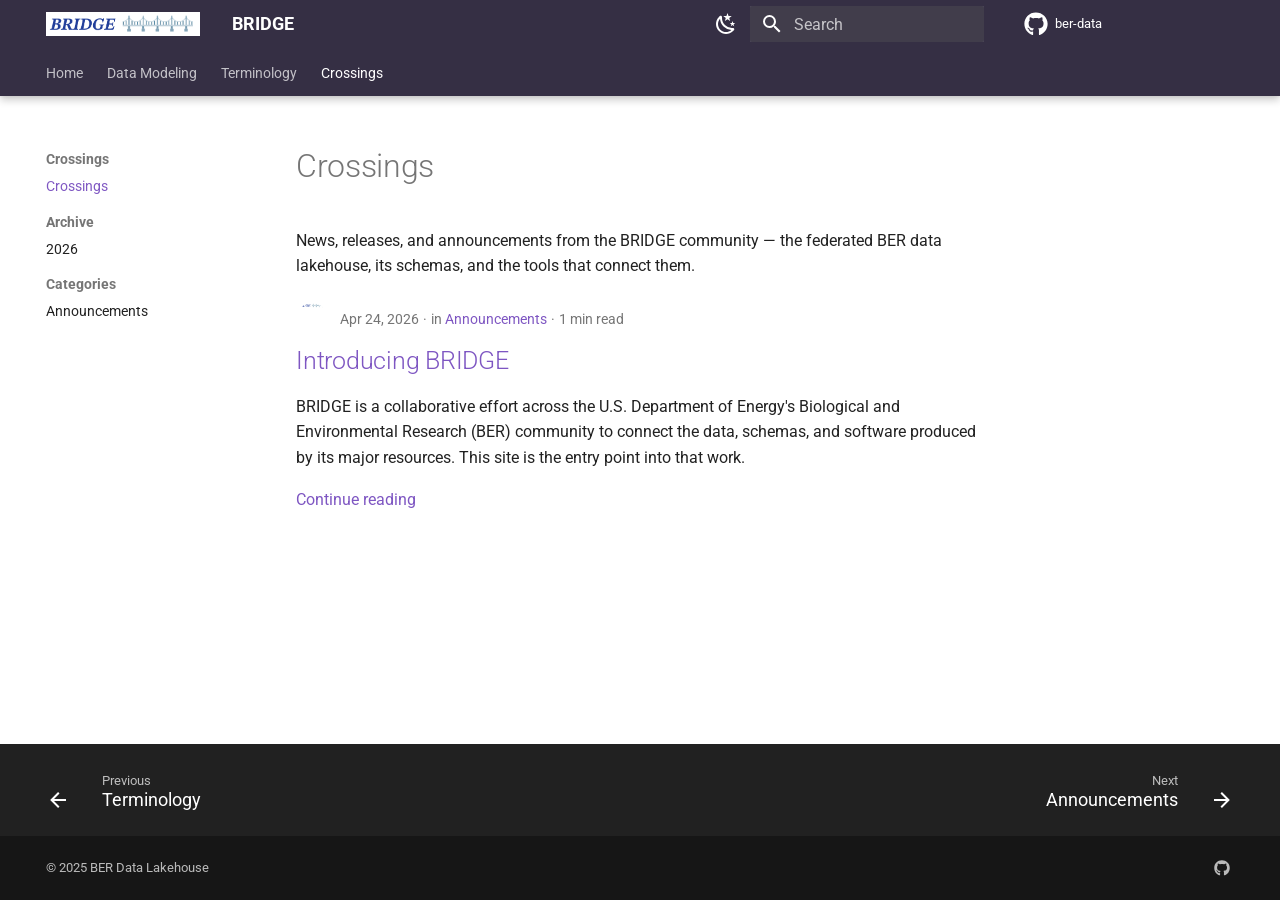
<file: blog/index.html>
<!doctype html><html lang=en class=no-js> <head><meta charset=utf-8><meta name=viewport content="width=device-width,initial-scale=1"><meta name=description content="News, releases, and announcements from the BRIDGE community."><link href=https://ber-data.github.io/blog/ rel=canonical><link href=../terminology/ rel=prev><link href=category/announcements/ rel=next><link rel=alternate type=application/rss+xml title="RSS feed" href=../feed_rss_created.xml><link rel=alternate type=application/rss+xml title="RSS feed of updated content" href=../feed_rss_updated.xml><link rel=icon href=../assets/favicon.png><meta name=generator content="mkdocs-1.6.1, mkdocs-material-9.7.6"><title>Crossings - BRIDGE</title><link rel=stylesheet href=../assets/stylesheets/main.484c7ddc.min.css><link rel=stylesheet href=../assets/stylesheets/palette.ab4e12ef.min.css><link rel=preconnect href=https://fonts.gstatic.com crossorigin><link rel=stylesheet href="https://fonts.googleapis.com/css?family=Roboto:300,300i,400,400i,700,700i%7CRoboto+Mono:400,400i,700,700i&display=fallback"><style>:root{--md-text-font:"Roboto";--md-code-font:"Roboto Mono"}</style><link rel=stylesheet href=../stylesheets/extra.css><script>__md_scope=new URL("..",location),__md_hash=e=>[...e].reduce(((e,_)=>(e<<5)-e+_.charCodeAt(0)),0),__md_get=(e,_=localStorage,t=__md_scope)=>JSON.parse(_.getItem(t.pathname+"."+e)),__md_set=(e,_,t=localStorage,a=__md_scope)=>{try{t.setItem(a.pathname+"."+e,JSON.stringify(_))}catch(e){}}</script></head> <body dir=ltr data-md-color-scheme=default data-md-color-primary=deep-purple data-md-color-accent=deep-purple> <input class=md-toggle data-md-toggle=drawer type=checkbox id=__drawer autocomplete=off> <input class=md-toggle data-md-toggle=search type=checkbox id=__search autocomplete=off> <label class=md-overlay for=__drawer></label> <div data-md-component=skip> <a href=#crossings class=md-skip> Skip to content </a> </div> <div data-md-component=announce> </div> <header class="md-header md-header--shadow md-header--lifted" data-md-component=header> <nav class="md-header__inner md-grid" aria-label=Header> <a href=.. title=BRIDGE class="md-header__button md-logo" aria-label=BRIDGE data-md-component=logo> <img src=../assets/images/bridge-logo.png alt=logo> </a> <label class="md-header__button md-icon" for=__drawer> <svg xmlns=http://www.w3.org/2000/svg viewbox="0 0 24 24"><path d="M3 6h18v2H3zm0 5h18v2H3zm0 5h18v2H3z"/></svg> </label> <div class=md-header__title data-md-component=header-title> <div class=md-header__ellipsis> <div class=md-header__topic> <span class=md-ellipsis> BRIDGE </span> </div> <div class=md-header__topic data-md-component=header-topic> <span class=md-ellipsis> Crossings </span> </div> </div> </div> <form class=md-header__option data-md-component=palette> <input class=md-option data-md-color-media="(prefers-color-scheme: light)" data-md-color-scheme=default data-md-color-primary=deep-purple data-md-color-accent=deep-purple aria-label="Switch to dark mode" type=radio name=__palette id=__palette_0> <label class="md-header__button md-icon" title="Switch to dark mode" for=__palette_1 hidden> <svg xmlns=http://www.w3.org/2000/svg viewbox="0 0 24 24"><path d="m17.75 4.09-2.53 1.94.91 3.06-2.63-1.81-2.63 1.81.91-3.06-2.53-1.94L12.44 4l1.06-3 1.06 3zm3.5 6.91-1.64 1.25.59 1.98-1.7-1.17-1.7 1.17.59-1.98L15.75 11l2.06-.05L18.5 9l.69 1.95zm-2.28 4.95c.83-.08 1.72 1.1 1.19 1.85-.32.45-.66.87-1.08 1.27C15.17 23 8.84 23 4.94 19.07c-3.91-3.9-3.91-10.24 0-14.14.4-.4.82-.76 1.27-1.08.75-.53 1.93.36 1.85 1.19-.27 2.86.69 5.83 2.89 8.02a9.96 9.96 0 0 0 8.02 2.89m-1.64 2.02a12.08 12.08 0 0 1-7.8-3.47c-2.17-2.19-3.33-5-3.49-7.82-2.81 3.14-2.7 7.96.31 10.98 3.02 3.01 7.84 3.12 10.98.31"/></svg> </label> <input class=md-option data-md-color-media="(prefers-color-scheme: dark)" data-md-color-scheme=slate data-md-color-primary=deep-purple data-md-color-accent=deep-purple aria-label="Switch to light mode" type=radio name=__palette id=__palette_1> <label class="md-header__button md-icon" title="Switch to light mode" for=__palette_0 hidden> <svg xmlns=http://www.w3.org/2000/svg viewbox="0 0 24 24"><path d="M12 7a5 5 0 0 1 5 5 5 5 0 0 1-5 5 5 5 0 0 1-5-5 5 5 0 0 1 5-5m0 2a3 3 0 0 0-3 3 3 3 0 0 0 3 3 3 3 0 0 0 3-3 3 3 0 0 0-3-3m0-7 2.39 3.42C13.65 5.15 12.84 5 12 5s-1.65.15-2.39.42zM3.34 7l4.16-.35A7.2 7.2 0 0 0 5.94 8.5c-.44.74-.69 1.5-.83 2.29zm.02 10 1.76-3.77a7.131 7.131 0 0 0 2.38 4.14zM20.65 7l-1.77 3.79a7.02 7.02 0 0 0-2.38-4.15zm-.01 10-4.14.36c.59-.51 1.12-1.14 1.54-1.86.42-.73.69-1.5.83-2.29zM12 22l-2.41-3.44c.74.27 1.55.44 2.41.44.82 0 1.63-.17 2.37-.44z"/></svg> </label> </form> <script>var palette=__md_get("__palette");if(palette&&palette.color){if("(prefers-color-scheme)"===palette.color.media){var media=matchMedia("(prefers-color-scheme: light)"),input=document.querySelector(media.matches?"[data-md-color-media='(prefers-color-scheme: light)']":"[data-md-color-media='(prefers-color-scheme: dark)']");palette.color.media=input.getAttribute("data-md-color-media"),palette.color.scheme=input.getAttribute("data-md-color-scheme"),palette.color.primary=input.getAttribute("data-md-color-primary"),palette.color.accent=input.getAttribute("data-md-color-accent")}for(var[key,value]of Object.entries(palette.color))document.body.setAttribute("data-md-color-"+key,value)}</script> <label class="md-header__button md-icon" for=__search> <svg xmlns=http://www.w3.org/2000/svg viewbox="0 0 24 24"><path d="M9.5 3A6.5 6.5 0 0 1 16 9.5c0 1.61-.59 3.09-1.56 4.23l.27.27h.79l5 5-1.5 1.5-5-5v-.79l-.27-.27A6.52 6.52 0 0 1 9.5 16 6.5 6.5 0 0 1 3 9.5 6.5 6.5 0 0 1 9.5 3m0 2C7 5 5 7 5 9.5S7 14 9.5 14 14 12 14 9.5 12 5 9.5 5"/></svg> </label> <div class=md-search data-md-component=search role=dialog> <label class=md-search__overlay for=__search></label> <div class=md-search__inner role=search> <form class=md-search__form name=search> <input type=text class=md-search__input name=query aria-label=Search placeholder=Search autocapitalize=off autocorrect=off autocomplete=off spellcheck=false data-md-component=search-query required> <label class="md-search__icon md-icon" for=__search> <svg xmlns=http://www.w3.org/2000/svg viewbox="0 0 24 24"><path d="M9.5 3A6.5 6.5 0 0 1 16 9.5c0 1.61-.59 3.09-1.56 4.23l.27.27h.79l5 5-1.5 1.5-5-5v-.79l-.27-.27A6.52 6.52 0 0 1 9.5 16 6.5 6.5 0 0 1 3 9.5 6.5 6.5 0 0 1 9.5 3m0 2C7 5 5 7 5 9.5S7 14 9.5 14 14 12 14 9.5 12 5 9.5 5"/></svg> <svg xmlns=http://www.w3.org/2000/svg viewbox="0 0 24 24"><path d="M20 11v2H8l5.5 5.5-1.42 1.42L4.16 12l7.92-7.92L13.5 5.5 8 11z"/></svg> </label> <nav class=md-search__options aria-label=Search> <button type=reset class="md-search__icon md-icon" title=Clear aria-label=Clear tabindex=-1> <svg xmlns=http://www.w3.org/2000/svg viewbox="0 0 24 24"><path d="M19 6.41 17.59 5 12 10.59 6.41 5 5 6.41 10.59 12 5 17.59 6.41 19 12 13.41 17.59 19 19 17.59 13.41 12z"/></svg> </button> </nav> <div class=md-search__suggest data-md-component=search-suggest></div> </form> <div class=md-search__output> <div class=md-search__scrollwrap tabindex=0 data-md-scrollfix> <div class=md-search-result data-md-component=search-result> <div class=md-search-result__meta> Initializing search </div> <ol class=md-search-result__list role=presentation></ol> </div> </div> </div> </div> </div> <div class=md-header__source> <a href=https://github.com/ber-data title="Go to repository" class=md-source data-md-component=source> <div class="md-source__icon md-icon"> <svg xmlns=http://www.w3.org/2000/svg viewbox="0 0 512 512"><!-- Font Awesome Free 7.1.0 by @fontawesome - https://fontawesome.com License - https://fontawesome.com/license/free (Icons: CC BY 4.0, Fonts: SIL OFL 1.1, Code: MIT License) Copyright 2025 Fonticons, Inc.--><path d="M173.9 397.4c0 2-2.3 3.6-5.2 3.6-3.3.3-5.6-1.3-5.6-3.6 0-2 2.3-3.6 5.2-3.6 3-.3 5.6 1.3 5.6 3.6m-31.1-4.5c-.7 2 1.3 4.3 4.3 4.9 2.6 1 5.6 0 6.2-2s-1.3-4.3-4.3-5.2c-2.6-.7-5.5.3-6.2 2.3m44.2-1.7c-2.9.7-4.9 2.6-4.6 4.9.3 2 2.9 3.3 5.9 2.6 2.9-.7 4.9-2.6 4.6-4.6-.3-1.9-3-3.2-5.9-2.9M252.8 8C114.1 8 8 113.3 8 252c0 110.9 69.8 205.8 169.5 239.2 12.8 2.3 17.3-5.6 17.3-12.1 0-6.2-.3-40.4-.3-61.4 0 0-70 15-84.7-29.8 0 0-11.4-29.1-27.8-36.6 0 0-22.9-15.7 1.6-15.4 0 0 24.9 2 38.6 25.8 21.9 38.6 58.6 27.5 72.9 20.9 2.3-16 8.8-27.1 16-33.7-55.9-6.2-112.3-14.3-112.3-110.5 0-27.5 7.6-41.3 23.6-58.9-2.6-6.5-11.1-33.3 2.6-67.9 20.9-6.5 69 27 69 27 20-5.6 41.5-8.5 62.8-8.5s42.8 2.9 62.8 8.5c0 0 48.1-33.6 69-27 13.7 34.7 5.2 61.4 2.6 67.9 16 17.7 25.8 31.5 25.8 58.9 0 96.5-58.9 104.2-114.8 110.5 9.2 7.9 17 22.9 17 46.4 0 33.7-.3 75.4-.3 83.6 0 6.5 4.6 14.4 17.3 12.1C436.2 457.8 504 362.9 504 252 504 113.3 391.5 8 252.8 8M105.2 352.9c-1.3 1-1 3.3.7 5.2 1.6 1.6 3.9 2.3 5.2 1 1.3-1 1-3.3-.7-5.2-1.6-1.6-3.9-2.3-5.2-1m-10.8-8.1c-.7 1.3.3 2.9 2.3 3.9 1.6 1 3.6.7 4.3-.7.7-1.3-.3-2.9-2.3-3.9-2-.6-3.6-.3-4.3.7m32.4 35.6c-1.6 1.3-1 4.3 1.3 6.2 2.3 2.3 5.2 2.6 6.5 1 1.3-1.3.7-4.3-1.3-6.2-2.2-2.3-5.2-2.6-6.5-1m-11.4-14.7c-1.6 1-1.6 3.6 0 5.9s4.3 3.3 5.6 2.3c1.6-1.3 1.6-3.9 0-6.2-1.4-2.3-4-3.3-5.6-2"/></svg> </div> <div class=md-source__repository> ber-data </div> </a> </div> </nav> <nav class=md-tabs aria-label=Tabs data-md-component=tabs> <div class=md-grid> <ul class=md-tabs__list> <li class=md-tabs__item> <a href=.. class=md-tabs__link> Home </a> </li> <li class=md-tabs__item> <a href=../schemas/ class=md-tabs__link> Data Modeling </a> </li> <li class=md-tabs__item> <a href=../terminology/ class=md-tabs__link> Terminology </a> </li> <li class="md-tabs__item md-tabs__item--active"> <a href=./ class=md-tabs__link> Crossings </a> </li> </ul> </div> </nav> </header> <div class=md-container data-md-component=container> <main class=md-main data-md-component=main> <div class="md-main__inner md-grid"> <div class="md-sidebar md-sidebar--primary" data-md-component=sidebar data-md-type=navigation> <div class=md-sidebar__scrollwrap> <div class=md-sidebar__inner> <nav class="md-nav md-nav--primary md-nav--lifted" aria-label=Navigation data-md-level=0> <label class=md-nav__title for=__drawer> <a href=.. title=BRIDGE class="md-nav__button md-logo" aria-label=BRIDGE data-md-component=logo> <img src=../assets/images/bridge-logo.png alt=logo> </a> BRIDGE </label> <div class=md-nav__source> <a href=https://github.com/ber-data title="Go to repository" class=md-source data-md-component=source> <div class="md-source__icon md-icon"> <svg xmlns=http://www.w3.org/2000/svg viewbox="0 0 512 512"><!-- Font Awesome Free 7.1.0 by @fontawesome - https://fontawesome.com License - https://fontawesome.com/license/free (Icons: CC BY 4.0, Fonts: SIL OFL 1.1, Code: MIT License) Copyright 2025 Fonticons, Inc.--><path d="M173.9 397.4c0 2-2.3 3.6-5.2 3.6-3.3.3-5.6-1.3-5.6-3.6 0-2 2.3-3.6 5.2-3.6 3-.3 5.6 1.3 5.6 3.6m-31.1-4.5c-.7 2 1.3 4.3 4.3 4.9 2.6 1 5.6 0 6.2-2s-1.3-4.3-4.3-5.2c-2.6-.7-5.5.3-6.2 2.3m44.2-1.7c-2.9.7-4.9 2.6-4.6 4.9.3 2 2.9 3.3 5.9 2.6 2.9-.7 4.9-2.6 4.6-4.6-.3-1.9-3-3.2-5.9-2.9M252.8 8C114.1 8 8 113.3 8 252c0 110.9 69.8 205.8 169.5 239.2 12.8 2.3 17.3-5.6 17.3-12.1 0-6.2-.3-40.4-.3-61.4 0 0-70 15-84.7-29.8 0 0-11.4-29.1-27.8-36.6 0 0-22.9-15.7 1.6-15.4 0 0 24.9 2 38.6 25.8 21.9 38.6 58.6 27.5 72.9 20.9 2.3-16 8.8-27.1 16-33.7-55.9-6.2-112.3-14.3-112.3-110.5 0-27.5 7.6-41.3 23.6-58.9-2.6-6.5-11.1-33.3 2.6-67.9 20.9-6.5 69 27 69 27 20-5.6 41.5-8.5 62.8-8.5s42.8 2.9 62.8 8.5c0 0 48.1-33.6 69-27 13.7 34.7 5.2 61.4 2.6 67.9 16 17.7 25.8 31.5 25.8 58.9 0 96.5-58.9 104.2-114.8 110.5 9.2 7.9 17 22.9 17 46.4 0 33.7-.3 75.4-.3 83.6 0 6.5 4.6 14.4 17.3 12.1C436.2 457.8 504 362.9 504 252 504 113.3 391.5 8 252.8 8M105.2 352.9c-1.3 1-1 3.3.7 5.2 1.6 1.6 3.9 2.3 5.2 1 1.3-1 1-3.3-.7-5.2-1.6-1.6-3.9-2.3-5.2-1m-10.8-8.1c-.7 1.3.3 2.9 2.3 3.9 1.6 1 3.6.7 4.3-.7.7-1.3-.3-2.9-2.3-3.9-2-.6-3.6-.3-4.3.7m32.4 35.6c-1.6 1.3-1 4.3 1.3 6.2 2.3 2.3 5.2 2.6 6.5 1 1.3-1.3.7-4.3-1.3-6.2-2.2-2.3-5.2-2.6-6.5-1m-11.4-14.7c-1.6 1-1.6 3.6 0 5.9s4.3 3.3 5.6 2.3c1.6-1.3 1.6-3.9 0-6.2-1.4-2.3-4-3.3-5.6-2"/></svg> </div> <div class=md-source__repository> ber-data </div> </a> </div> <ul class=md-nav__list data-md-scrollfix> <li class=md-nav__item> <a href=.. class=md-nav__link> <span class=md-ellipsis> Home </span> </a> </li> <li class=md-nav__item> <a href=../schemas/ class=md-nav__link> <span class=md-ellipsis> Data Modeling </span> </a> </li> <li class=md-nav__item> <a href=../terminology/ class=md-nav__link> <span class=md-ellipsis> Terminology </span> </a> </li> <li class="md-nav__item md-nav__item--active md-nav__item--section md-nav__item--nested"> <input class="md-nav__toggle md-toggle " type=checkbox id=__nav_4 checked> <label class=md-nav__link for=__nav_4 id=__nav_4_label tabindex> <span class=md-ellipsis> Crossings </span> <span class="md-nav__icon md-icon"></span> </label> <nav class=md-nav data-md-level=1 aria-labelledby=__nav_4_label aria-expanded=true> <label class=md-nav__title for=__nav_4> <span class="md-nav__icon md-icon"></span> Crossings </label> <ul class=md-nav__list data-md-scrollfix> <li class="md-nav__item md-nav__item--active"> <input class="md-nav__toggle md-toggle" type=checkbox id=__toc> <a href=./ class="md-nav__link md-nav__link--active"> <span class=md-ellipsis> Crossings </span> </a> </li> <li class="md-nav__item md-nav__item--section md-nav__item--nested"> <input class="md-nav__toggle md-toggle " type=checkbox id=__nav_4_2> <label class=md-nav__link for=__nav_4_2 id=__nav_4_2_label tabindex> <span class=md-ellipsis> Archive </span> <span class="md-nav__icon md-icon"></span> </label> <nav class=md-nav data-md-level=2 aria-labelledby=__nav_4_2_label aria-expanded=false> <label class=md-nav__title for=__nav_4_2> <span class="md-nav__icon md-icon"></span> Archive </label> <ul class=md-nav__list data-md-scrollfix> <li class=md-nav__item> <a href=archive/2026/ class=md-nav__link> <span class=md-ellipsis> 2026 </span> </a> </li> </ul> </nav> </li> <li class="md-nav__item md-nav__item--section md-nav__item--nested"> <input class="md-nav__toggle md-toggle " type=checkbox id=__nav_4_3> <label class=md-nav__link for=__nav_4_3 id=__nav_4_3_label tabindex> <span class=md-ellipsis> Categories </span> <span class="md-nav__icon md-icon"></span> </label> <nav class=md-nav data-md-level=2 aria-labelledby=__nav_4_3_label aria-expanded=false> <label class=md-nav__title for=__nav_4_3> <span class="md-nav__icon md-icon"></span> Categories </label> <ul class=md-nav__list data-md-scrollfix> <li class=md-nav__item> <a href=category/announcements/ class=md-nav__link> <span class=md-ellipsis> Announcements </span> </a> </li> </ul> </nav> </li> </ul> </nav> </li> </ul> </nav> </div> </div> </div> <div class="md-sidebar md-sidebar--secondary" data-md-component=sidebar data-md-type=toc> <div class=md-sidebar__scrollwrap> <div class=md-sidebar__inner> <nav class="md-nav md-nav--secondary" aria-label="Table of contents"> </nav> </div> </div> </div> <div class=md-content data-md-component=content> <div class=md-content__inner> <header class=md-typeset> <h1 id=crossings>Crossings<a class=headerlink href=#crossings title="Permanent link">&para;</a></h1> <p>News, releases, and announcements from the BRIDGE community — the federated BER data lakehouse, its schemas, and the tools that connect them.</p> </header> <article class="md-post md-post--excerpt"> <header class=md-post__header> <nav class="md-post__authors md-typeset"> <span class=md-author> <img src=https://ber-data.github.io/assets/images/bridge-logo.png alt=BRIDGE> </span> </nav> <div class="md-post__meta md-meta"> <ul class=md-meta__list> <li class=md-meta__item> <time datetime="2026-04-24 00:00:00+00:00">Apr 24, 2026</time></li> <li class=md-meta__item> in <a href=category/announcements/ class=md-meta__link>Announcements</a></li> <li class=md-meta__item> 1 min read </li> </ul> </div> </header> <div class="md-post__content md-typeset"> <h2 id=introducing-bridge><a href=2026/04/24/introducing-bridge/ class=toclink>Introducing BRIDGE</a></h2> <p>BRIDGE is a collaborative effort across the U.S. Department of Energy's Biological and Environmental Research (BER) community to connect the data, schemas, and software produced by its major resources. This site is the entry point into that work.</p> <nav class=md-post__action> <a href=2026/04/24/introducing-bridge/ > Continue reading </a> </nav> </div> </article> <nav class=md-pagination> </nav> </div> </div> <script>var target=document.getElementById(location.hash.slice(1));target&&target.name&&(target.checked=target.name.startsWith("__tabbed_"))</script> </div> <button type=button class="md-top md-icon" data-md-component=top hidden> <svg xmlns=http://www.w3.org/2000/svg viewbox="0 0 24 24"><path d="M13 20h-2V8l-5.5 5.5-1.42-1.42L12 4.16l7.92 7.92-1.42 1.42L13 8z"/></svg> Back to top </button> </main> <footer class=md-footer> <nav class="md-footer__inner md-grid" aria-label=Footer> <a href=../terminology/ class="md-footer__link md-footer__link--prev" aria-label="Previous: Terminology"> <div class="md-footer__button md-icon"> <svg xmlns=http://www.w3.org/2000/svg viewbox="0 0 24 24"><path d="M20 11v2H8l5.5 5.5-1.42 1.42L4.16 12l7.92-7.92L13.5 5.5 8 11z"/></svg> </div> <div class=md-footer__title> <span class=md-footer__direction> Previous </span> <div class=md-ellipsis> Terminology </div> </div> </a> <a href=category/announcements/ class="md-footer__link md-footer__link--next" aria-label="Next: Announcements"> <div class=md-footer__title> <span class=md-footer__direction> Next </span> <div class=md-ellipsis> Announcements </div> </div> <div class="md-footer__button md-icon"> <svg xmlns=http://www.w3.org/2000/svg viewbox="0 0 24 24"><path d="M4 11v2h12l-5.5 5.5 1.42 1.42L19.84 12l-7.92-7.92L10.5 5.5 16 11z"/></svg> </div> </a> </nav> <div class="md-footer-meta md-typeset"> <div class="md-footer-meta__inner md-grid"> <div class=md-copyright> <div class=md-copyright__highlight> © 2025 BER Data Lakehouse </div> </div> <div class=md-social> <a href=https://github.com/ber-data target=_blank rel=noopener title=github.com class=md-social__link> <svg xmlns=http://www.w3.org/2000/svg viewbox="0 0 512 512"><!-- Font Awesome Free 7.1.0 by @fontawesome - https://fontawesome.com License - https://fontawesome.com/license/free (Icons: CC BY 4.0, Fonts: SIL OFL 1.1, Code: MIT License) Copyright 2025 Fonticons, Inc.--><path d="M173.9 397.4c0 2-2.3 3.6-5.2 3.6-3.3.3-5.6-1.3-5.6-3.6 0-2 2.3-3.6 5.2-3.6 3-.3 5.6 1.3 5.6 3.6m-31.1-4.5c-.7 2 1.3 4.3 4.3 4.9 2.6 1 5.6 0 6.2-2s-1.3-4.3-4.3-5.2c-2.6-.7-5.5.3-6.2 2.3m44.2-1.7c-2.9.7-4.9 2.6-4.6 4.9.3 2 2.9 3.3 5.9 2.6 2.9-.7 4.9-2.6 4.6-4.6-.3-1.9-3-3.2-5.9-2.9M252.8 8C114.1 8 8 113.3 8 252c0 110.9 69.8 205.8 169.5 239.2 12.8 2.3 17.3-5.6 17.3-12.1 0-6.2-.3-40.4-.3-61.4 0 0-70 15-84.7-29.8 0 0-11.4-29.1-27.8-36.6 0 0-22.9-15.7 1.6-15.4 0 0 24.9 2 38.6 25.8 21.9 38.6 58.6 27.5 72.9 20.9 2.3-16 8.8-27.1 16-33.7-55.9-6.2-112.3-14.3-112.3-110.5 0-27.5 7.6-41.3 23.6-58.9-2.6-6.5-11.1-33.3 2.6-67.9 20.9-6.5 69 27 69 27 20-5.6 41.5-8.5 62.8-8.5s42.8 2.9 62.8 8.5c0 0 48.1-33.6 69-27 13.7 34.7 5.2 61.4 2.6 67.9 16 17.7 25.8 31.5 25.8 58.9 0 96.5-58.9 104.2-114.8 110.5 9.2 7.9 17 22.9 17 46.4 0 33.7-.3 75.4-.3 83.6 0 6.5 4.6 14.4 17.3 12.1C436.2 457.8 504 362.9 504 252 504 113.3 391.5 8 252.8 8M105.2 352.9c-1.3 1-1 3.3.7 5.2 1.6 1.6 3.9 2.3 5.2 1 1.3-1 1-3.3-.7-5.2-1.6-1.6-3.9-2.3-5.2-1m-10.8-8.1c-.7 1.3.3 2.9 2.3 3.9 1.6 1 3.6.7 4.3-.7.7-1.3-.3-2.9-2.3-3.9-2-.6-3.6-.3-4.3.7m32.4 35.6c-1.6 1.3-1 4.3 1.3 6.2 2.3 2.3 5.2 2.6 6.5 1 1.3-1.3.7-4.3-1.3-6.2-2.2-2.3-5.2-2.6-6.5-1m-11.4-14.7c-1.6 1-1.6 3.6 0 5.9s4.3 3.3 5.6 2.3c1.6-1.3 1.6-3.9 0-6.2-1.4-2.3-4-3.3-5.6-2"/></svg> </a> </div> </div> </div> </footer> </div> <div class=md-dialog data-md-component=dialog> <div class="md-dialog__inner md-typeset"></div> </div> <script id=__config type=application/json>{"annotate": null, "base": "..", "features": ["navigation.instant", "navigation.tracking", "navigation.tabs", "navigation.tabs.sticky", "navigation.sections", "navigation.top", "navigation.footer", "search.suggest", "search.highlight", "content.code.copy", "content.action.edit", "toc.follow"], "search": "../assets/javascripts/workers/search.2c215733.min.js", "tags": null, "translations": {"clipboard.copied": "Copied to clipboard", "clipboard.copy": "Copy to clipboard", "search.result.more.one": "1 more on this page", "search.result.more.other": "# more on this page", "search.result.none": "No matching documents", "search.result.one": "1 matching document", "search.result.other": "# matching documents", "search.result.placeholder": "Type to start searching", "search.result.term.missing": "Missing", "select.version": "Select version"}, "version": null}</script> <script src=../assets/javascripts/bundle.79ae519e.min.js></script> </body> </html>
</file>
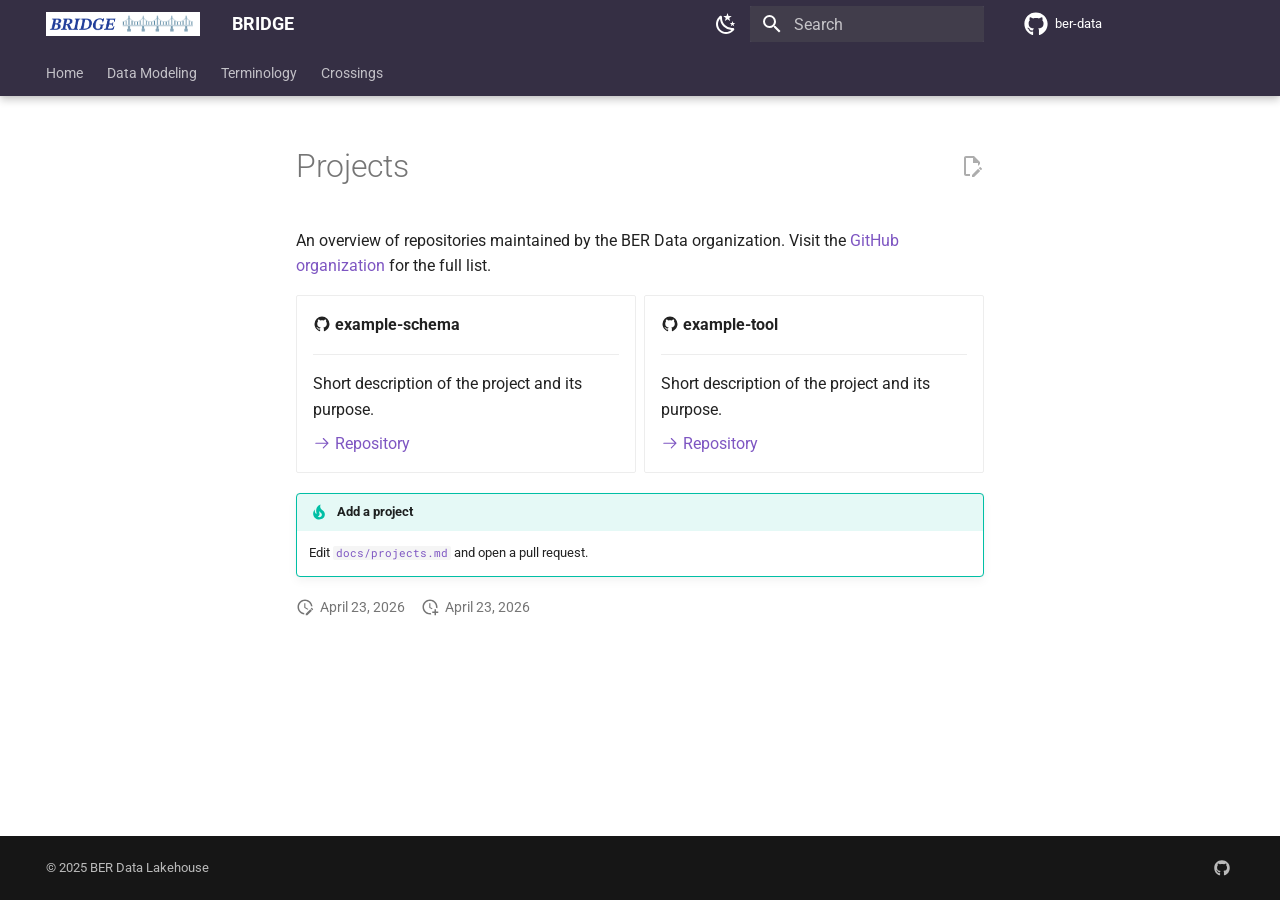
<file: projects/index.html>
<!doctype html><html lang=en class=no-js> <head><meta charset=utf-8><meta name=viewport content="width=device-width,initial-scale=1"><meta name=description content="Landing page for the BER Data GitHub organization"><link href=https://ber-data.github.io/projects/ rel=canonical><link rel=alternate type=application/rss+xml title="RSS feed" href=../feed_rss_created.xml><link rel=alternate type=application/rss+xml title="RSS feed of updated content" href=../feed_rss_updated.xml><link rel=icon href=../assets/favicon.png><meta name=generator content="mkdocs-1.6.1, mkdocs-material-9.7.6"><title>Projects - BRIDGE</title><link rel=stylesheet href=../assets/stylesheets/main.484c7ddc.min.css><link rel=stylesheet href=../assets/stylesheets/palette.ab4e12ef.min.css><link rel=preconnect href=https://fonts.gstatic.com crossorigin><link rel=stylesheet href="https://fonts.googleapis.com/css?family=Roboto:300,300i,400,400i,700,700i%7CRoboto+Mono:400,400i,700,700i&display=fallback"><style>:root{--md-text-font:"Roboto";--md-code-font:"Roboto Mono"}</style><link rel=stylesheet href=../stylesheets/extra.css><script>__md_scope=new URL("..",location),__md_hash=e=>[...e].reduce(((e,_)=>(e<<5)-e+_.charCodeAt(0)),0),__md_get=(e,_=localStorage,t=__md_scope)=>JSON.parse(_.getItem(t.pathname+"."+e)),__md_set=(e,_,t=localStorage,a=__md_scope)=>{try{t.setItem(a.pathname+"."+e,JSON.stringify(_))}catch(e){}}</script></head> <body dir=ltr data-md-color-scheme=default data-md-color-primary=deep-purple data-md-color-accent=deep-purple> <input class=md-toggle data-md-toggle=drawer type=checkbox id=__drawer autocomplete=off> <input class=md-toggle data-md-toggle=search type=checkbox id=__search autocomplete=off> <label class=md-overlay for=__drawer></label> <div data-md-component=skip> <a href=#projects class=md-skip> Skip to content </a> </div> <div data-md-component=announce> </div> <header class="md-header md-header--shadow md-header--lifted" data-md-component=header> <nav class="md-header__inner md-grid" aria-label=Header> <a href=.. title=BRIDGE class="md-header__button md-logo" aria-label=BRIDGE data-md-component=logo> <img src=../assets/images/bridge-logo.png alt=logo> </a> <label class="md-header__button md-icon" for=__drawer> <svg xmlns=http://www.w3.org/2000/svg viewbox="0 0 24 24"><path d="M3 6h18v2H3zm0 5h18v2H3zm0 5h18v2H3z"/></svg> </label> <div class=md-header__title data-md-component=header-title> <div class=md-header__ellipsis> <div class=md-header__topic> <span class=md-ellipsis> BRIDGE </span> </div> <div class=md-header__topic data-md-component=header-topic> <span class=md-ellipsis> Projects </span> </div> </div> </div> <form class=md-header__option data-md-component=palette> <input class=md-option data-md-color-media="(prefers-color-scheme: light)" data-md-color-scheme=default data-md-color-primary=deep-purple data-md-color-accent=deep-purple aria-label="Switch to dark mode" type=radio name=__palette id=__palette_0> <label class="md-header__button md-icon" title="Switch to dark mode" for=__palette_1 hidden> <svg xmlns=http://www.w3.org/2000/svg viewbox="0 0 24 24"><path d="m17.75 4.09-2.53 1.94.91 3.06-2.63-1.81-2.63 1.81.91-3.06-2.53-1.94L12.44 4l1.06-3 1.06 3zm3.5 6.91-1.64 1.25.59 1.98-1.7-1.17-1.7 1.17.59-1.98L15.75 11l2.06-.05L18.5 9l.69 1.95zm-2.28 4.95c.83-.08 1.72 1.1 1.19 1.85-.32.45-.66.87-1.08 1.27C15.17 23 8.84 23 4.94 19.07c-3.91-3.9-3.91-10.24 0-14.14.4-.4.82-.76 1.27-1.08.75-.53 1.93.36 1.85 1.19-.27 2.86.69 5.83 2.89 8.02a9.96 9.96 0 0 0 8.02 2.89m-1.64 2.02a12.08 12.08 0 0 1-7.8-3.47c-2.17-2.19-3.33-5-3.49-7.82-2.81 3.14-2.7 7.96.31 10.98 3.02 3.01 7.84 3.12 10.98.31"/></svg> </label> <input class=md-option data-md-color-media="(prefers-color-scheme: dark)" data-md-color-scheme=slate data-md-color-primary=deep-purple data-md-color-accent=deep-purple aria-label="Switch to light mode" type=radio name=__palette id=__palette_1> <label class="md-header__button md-icon" title="Switch to light mode" for=__palette_0 hidden> <svg xmlns=http://www.w3.org/2000/svg viewbox="0 0 24 24"><path d="M12 7a5 5 0 0 1 5 5 5 5 0 0 1-5 5 5 5 0 0 1-5-5 5 5 0 0 1 5-5m0 2a3 3 0 0 0-3 3 3 3 0 0 0 3 3 3 3 0 0 0 3-3 3 3 0 0 0-3-3m0-7 2.39 3.42C13.65 5.15 12.84 5 12 5s-1.65.15-2.39.42zM3.34 7l4.16-.35A7.2 7.2 0 0 0 5.94 8.5c-.44.74-.69 1.5-.83 2.29zm.02 10 1.76-3.77a7.131 7.131 0 0 0 2.38 4.14zM20.65 7l-1.77 3.79a7.02 7.02 0 0 0-2.38-4.15zm-.01 10-4.14.36c.59-.51 1.12-1.14 1.54-1.86.42-.73.69-1.5.83-2.29zM12 22l-2.41-3.44c.74.27 1.55.44 2.41.44.82 0 1.63-.17 2.37-.44z"/></svg> </label> </form> <script>var palette=__md_get("__palette");if(palette&&palette.color){if("(prefers-color-scheme)"===palette.color.media){var media=matchMedia("(prefers-color-scheme: light)"),input=document.querySelector(media.matches?"[data-md-color-media='(prefers-color-scheme: light)']":"[data-md-color-media='(prefers-color-scheme: dark)']");palette.color.media=input.getAttribute("data-md-color-media"),palette.color.scheme=input.getAttribute("data-md-color-scheme"),palette.color.primary=input.getAttribute("data-md-color-primary"),palette.color.accent=input.getAttribute("data-md-color-accent")}for(var[key,value]of Object.entries(palette.color))document.body.setAttribute("data-md-color-"+key,value)}</script> <label class="md-header__button md-icon" for=__search> <svg xmlns=http://www.w3.org/2000/svg viewbox="0 0 24 24"><path d="M9.5 3A6.5 6.5 0 0 1 16 9.5c0 1.61-.59 3.09-1.56 4.23l.27.27h.79l5 5-1.5 1.5-5-5v-.79l-.27-.27A6.52 6.52 0 0 1 9.5 16 6.5 6.5 0 0 1 3 9.5 6.5 6.5 0 0 1 9.5 3m0 2C7 5 5 7 5 9.5S7 14 9.5 14 14 12 14 9.5 12 5 9.5 5"/></svg> </label> <div class=md-search data-md-component=search role=dialog> <label class=md-search__overlay for=__search></label> <div class=md-search__inner role=search> <form class=md-search__form name=search> <input type=text class=md-search__input name=query aria-label=Search placeholder=Search autocapitalize=off autocorrect=off autocomplete=off spellcheck=false data-md-component=search-query required> <label class="md-search__icon md-icon" for=__search> <svg xmlns=http://www.w3.org/2000/svg viewbox="0 0 24 24"><path d="M9.5 3A6.5 6.5 0 0 1 16 9.5c0 1.61-.59 3.09-1.56 4.23l.27.27h.79l5 5-1.5 1.5-5-5v-.79l-.27-.27A6.52 6.52 0 0 1 9.5 16 6.5 6.5 0 0 1 3 9.5 6.5 6.5 0 0 1 9.5 3m0 2C7 5 5 7 5 9.5S7 14 9.5 14 14 12 14 9.5 12 5 9.5 5"/></svg> <svg xmlns=http://www.w3.org/2000/svg viewbox="0 0 24 24"><path d="M20 11v2H8l5.5 5.5-1.42 1.42L4.16 12l7.92-7.92L13.5 5.5 8 11z"/></svg> </label> <nav class=md-search__options aria-label=Search> <button type=reset class="md-search__icon md-icon" title=Clear aria-label=Clear tabindex=-1> <svg xmlns=http://www.w3.org/2000/svg viewbox="0 0 24 24"><path d="M19 6.41 17.59 5 12 10.59 6.41 5 5 6.41 10.59 12 5 17.59 6.41 19 12 13.41 17.59 19 19 17.59 13.41 12z"/></svg> </button> </nav> <div class=md-search__suggest data-md-component=search-suggest></div> </form> <div class=md-search__output> <div class=md-search__scrollwrap tabindex=0 data-md-scrollfix> <div class=md-search-result data-md-component=search-result> <div class=md-search-result__meta> Initializing search </div> <ol class=md-search-result__list role=presentation></ol> </div> </div> </div> </div> </div> <div class=md-header__source> <a href=https://github.com/ber-data title="Go to repository" class=md-source data-md-component=source> <div class="md-source__icon md-icon"> <svg xmlns=http://www.w3.org/2000/svg viewbox="0 0 512 512"><!-- Font Awesome Free 7.1.0 by @fontawesome - https://fontawesome.com License - https://fontawesome.com/license/free (Icons: CC BY 4.0, Fonts: SIL OFL 1.1, Code: MIT License) Copyright 2025 Fonticons, Inc.--><path d="M173.9 397.4c0 2-2.3 3.6-5.2 3.6-3.3.3-5.6-1.3-5.6-3.6 0-2 2.3-3.6 5.2-3.6 3-.3 5.6 1.3 5.6 3.6m-31.1-4.5c-.7 2 1.3 4.3 4.3 4.9 2.6 1 5.6 0 6.2-2s-1.3-4.3-4.3-5.2c-2.6-.7-5.5.3-6.2 2.3m44.2-1.7c-2.9.7-4.9 2.6-4.6 4.9.3 2 2.9 3.3 5.9 2.6 2.9-.7 4.9-2.6 4.6-4.6-.3-1.9-3-3.2-5.9-2.9M252.8 8C114.1 8 8 113.3 8 252c0 110.9 69.8 205.8 169.5 239.2 12.8 2.3 17.3-5.6 17.3-12.1 0-6.2-.3-40.4-.3-61.4 0 0-70 15-84.7-29.8 0 0-11.4-29.1-27.8-36.6 0 0-22.9-15.7 1.6-15.4 0 0 24.9 2 38.6 25.8 21.9 38.6 58.6 27.5 72.9 20.9 2.3-16 8.8-27.1 16-33.7-55.9-6.2-112.3-14.3-112.3-110.5 0-27.5 7.6-41.3 23.6-58.9-2.6-6.5-11.1-33.3 2.6-67.9 20.9-6.5 69 27 69 27 20-5.6 41.5-8.5 62.8-8.5s42.8 2.9 62.8 8.5c0 0 48.1-33.6 69-27 13.7 34.7 5.2 61.4 2.6 67.9 16 17.7 25.8 31.5 25.8 58.9 0 96.5-58.9 104.2-114.8 110.5 9.2 7.9 17 22.9 17 46.4 0 33.7-.3 75.4-.3 83.6 0 6.5 4.6 14.4 17.3 12.1C436.2 457.8 504 362.9 504 252 504 113.3 391.5 8 252.8 8M105.2 352.9c-1.3 1-1 3.3.7 5.2 1.6 1.6 3.9 2.3 5.2 1 1.3-1 1-3.3-.7-5.2-1.6-1.6-3.9-2.3-5.2-1m-10.8-8.1c-.7 1.3.3 2.9 2.3 3.9 1.6 1 3.6.7 4.3-.7.7-1.3-.3-2.9-2.3-3.9-2-.6-3.6-.3-4.3.7m32.4 35.6c-1.6 1.3-1 4.3 1.3 6.2 2.3 2.3 5.2 2.6 6.5 1 1.3-1.3.7-4.3-1.3-6.2-2.2-2.3-5.2-2.6-6.5-1m-11.4-14.7c-1.6 1-1.6 3.6 0 5.9s4.3 3.3 5.6 2.3c1.6-1.3 1.6-3.9 0-6.2-1.4-2.3-4-3.3-5.6-2"/></svg> </div> <div class=md-source__repository> ber-data </div> </a> </div> </nav> <nav class=md-tabs aria-label=Tabs data-md-component=tabs> <div class=md-grid> <ul class=md-tabs__list> <li class=md-tabs__item> <a href=.. class=md-tabs__link> Home </a> </li> <li class=md-tabs__item> <a href=../schemas/ class=md-tabs__link> Data Modeling </a> </li> <li class=md-tabs__item> <a href=../terminology/ class=md-tabs__link> Terminology </a> </li> <li class=md-tabs__item> <a href=../blog/ class=md-tabs__link> Crossings </a> </li> </ul> </div> </nav> </header> <div class=md-container data-md-component=container> <main class=md-main data-md-component=main> <div class="md-main__inner md-grid"> <div class="md-sidebar md-sidebar--primary" data-md-component=sidebar data-md-type=navigation> <div class=md-sidebar__scrollwrap> <div class=md-sidebar__inner> <nav class="md-nav md-nav--primary md-nav--lifted" aria-label=Navigation data-md-level=0> <label class=md-nav__title for=__drawer> <a href=.. title=BRIDGE class="md-nav__button md-logo" aria-label=BRIDGE data-md-component=logo> <img src=../assets/images/bridge-logo.png alt=logo> </a> BRIDGE </label> <div class=md-nav__source> <a href=https://github.com/ber-data title="Go to repository" class=md-source data-md-component=source> <div class="md-source__icon md-icon"> <svg xmlns=http://www.w3.org/2000/svg viewbox="0 0 512 512"><!-- Font Awesome Free 7.1.0 by @fontawesome - https://fontawesome.com License - https://fontawesome.com/license/free (Icons: CC BY 4.0, Fonts: SIL OFL 1.1, Code: MIT License) Copyright 2025 Fonticons, Inc.--><path d="M173.9 397.4c0 2-2.3 3.6-5.2 3.6-3.3.3-5.6-1.3-5.6-3.6 0-2 2.3-3.6 5.2-3.6 3-.3 5.6 1.3 5.6 3.6m-31.1-4.5c-.7 2 1.3 4.3 4.3 4.9 2.6 1 5.6 0 6.2-2s-1.3-4.3-4.3-5.2c-2.6-.7-5.5.3-6.2 2.3m44.2-1.7c-2.9.7-4.9 2.6-4.6 4.9.3 2 2.9 3.3 5.9 2.6 2.9-.7 4.9-2.6 4.6-4.6-.3-1.9-3-3.2-5.9-2.9M252.8 8C114.1 8 8 113.3 8 252c0 110.9 69.8 205.8 169.5 239.2 12.8 2.3 17.3-5.6 17.3-12.1 0-6.2-.3-40.4-.3-61.4 0 0-70 15-84.7-29.8 0 0-11.4-29.1-27.8-36.6 0 0-22.9-15.7 1.6-15.4 0 0 24.9 2 38.6 25.8 21.9 38.6 58.6 27.5 72.9 20.9 2.3-16 8.8-27.1 16-33.7-55.9-6.2-112.3-14.3-112.3-110.5 0-27.5 7.6-41.3 23.6-58.9-2.6-6.5-11.1-33.3 2.6-67.9 20.9-6.5 69 27 69 27 20-5.6 41.5-8.5 62.8-8.5s42.8 2.9 62.8 8.5c0 0 48.1-33.6 69-27 13.7 34.7 5.2 61.4 2.6 67.9 16 17.7 25.8 31.5 25.8 58.9 0 96.5-58.9 104.2-114.8 110.5 9.2 7.9 17 22.9 17 46.4 0 33.7-.3 75.4-.3 83.6 0 6.5 4.6 14.4 17.3 12.1C436.2 457.8 504 362.9 504 252 504 113.3 391.5 8 252.8 8M105.2 352.9c-1.3 1-1 3.3.7 5.2 1.6 1.6 3.9 2.3 5.2 1 1.3-1 1-3.3-.7-5.2-1.6-1.6-3.9-2.3-5.2-1m-10.8-8.1c-.7 1.3.3 2.9 2.3 3.9 1.6 1 3.6.7 4.3-.7.7-1.3-.3-2.9-2.3-3.9-2-.6-3.6-.3-4.3.7m32.4 35.6c-1.6 1.3-1 4.3 1.3 6.2 2.3 2.3 5.2 2.6 6.5 1 1.3-1.3.7-4.3-1.3-6.2-2.2-2.3-5.2-2.6-6.5-1m-11.4-14.7c-1.6 1-1.6 3.6 0 5.9s4.3 3.3 5.6 2.3c1.6-1.3 1.6-3.9 0-6.2-1.4-2.3-4-3.3-5.6-2"/></svg> </div> <div class=md-source__repository> ber-data </div> </a> </div> <ul class=md-nav__list data-md-scrollfix> <li class=md-nav__item> <a href=.. class=md-nav__link> <span class=md-ellipsis> Home </span> </a> </li> <li class=md-nav__item> <a href=../schemas/ class=md-nav__link> <span class=md-ellipsis> Data Modeling </span> </a> </li> <li class=md-nav__item> <a href=../terminology/ class=md-nav__link> <span class=md-ellipsis> Terminology </span> </a> </li> <li class="md-nav__item md-nav__item--nested"> <input class="md-nav__toggle md-toggle " type=checkbox id=__nav_4> <label class=md-nav__link for=__nav_4 id=__nav_4_label tabindex=0> <span class=md-ellipsis> Crossings </span> <span class="md-nav__icon md-icon"></span> </label> <nav class=md-nav data-md-level=1 aria-labelledby=__nav_4_label aria-expanded=false> <label class=md-nav__title for=__nav_4> <span class="md-nav__icon md-icon"></span> Crossings </label> <ul class=md-nav__list data-md-scrollfix> <li class=md-nav__item> <a href=../blog/ class=md-nav__link> <span class=md-ellipsis> Crossings </span> </a> </li> <li class="md-nav__item md-nav__item--nested"> <input class="md-nav__toggle md-toggle " type=checkbox id=__nav_4_2> <label class=md-nav__link for=__nav_4_2 id=__nav_4_2_label tabindex=0> <span class=md-ellipsis> Archive </span> <span class="md-nav__icon md-icon"></span> </label> <nav class=md-nav data-md-level=2 aria-labelledby=__nav_4_2_label aria-expanded=false> <label class=md-nav__title for=__nav_4_2> <span class="md-nav__icon md-icon"></span> Archive </label> <ul class=md-nav__list data-md-scrollfix> <li class=md-nav__item> <a href=../blog/archive/2026/ class=md-nav__link> <span class=md-ellipsis> 2026 </span> </a> </li> </ul> </nav> </li> <li class="md-nav__item md-nav__item--nested"> <input class="md-nav__toggle md-toggle " type=checkbox id=__nav_4_3> <label class=md-nav__link for=__nav_4_3 id=__nav_4_3_label tabindex=0> <span class=md-ellipsis> Categories </span> <span class="md-nav__icon md-icon"></span> </label> <nav class=md-nav data-md-level=2 aria-labelledby=__nav_4_3_label aria-expanded=false> <label class=md-nav__title for=__nav_4_3> <span class="md-nav__icon md-icon"></span> Categories </label> <ul class=md-nav__list data-md-scrollfix> <li class=md-nav__item> <a href=../blog/category/announcements/ class=md-nav__link> <span class=md-ellipsis> Announcements </span> </a> </li> </ul> </nav> </li> </ul> </nav> </li> </ul> </nav> </div> </div> </div> <div class="md-sidebar md-sidebar--secondary" data-md-component=sidebar data-md-type=toc> <div class=md-sidebar__scrollwrap> <div class=md-sidebar__inner> <nav class="md-nav md-nav--secondary" aria-label="Table of contents"> </nav> </div> </div> </div> <div class=md-content data-md-component=content> <article class="md-content__inner md-typeset"> <a href=https://github.com/ber-data/edit/main/docs/projects.md title="Edit this page" class="md-content__button md-icon" rel=edit> <svg xmlns=http://www.w3.org/2000/svg viewbox="0 0 24 24"><path d="M10 20H6V4h7v5h5v3.1l2-2V8l-6-6H6c-1.1 0-2 .9-2 2v16c0 1.1.9 2 2 2h4zm10.2-7c.1 0 .3.1.4.2l1.3 1.3c.2.2.2.6 0 .8l-1 1-2.1-2.1 1-1c.1-.1.2-.2.4-.2m0 3.9L14.1 23H12v-2.1l6.1-6.1z"/></svg> </a> <h1 id=projects>Projects<a class=headerlink href=#projects title="Permanent link">&para;</a></h1> <p>An overview of repositories maintained by the BER Data organization. Visit the <a href=https://github.com/ber-data>GitHub organization</a> for the full list.</p> <div class="grid cards"> <ul> <li> <p><span class=twemoji><svg xmlns=http://www.w3.org/2000/svg viewbox="0 0 24 24"><path d="M12 2A10 10 0 0 0 2 12c0 4.42 2.87 8.17 6.84 9.5.5.08.66-.23.66-.5v-1.69c-2.77.6-3.36-1.34-3.36-1.34-.46-1.16-1.11-1.47-1.11-1.47-.91-.62.07-.6.07-.6 1 .07 1.53 1.03 1.53 1.03.87 1.52 2.34 1.07 2.91.83.09-.65.35-1.09.63-1.34-2.22-.25-4.55-1.11-4.55-4.92 0-1.11.38-2 1.03-2.71-.1-.25-.45-1.29.1-2.64 0 0 .84-.27 2.75 1.02.79-.22 1.65-.33 2.5-.33s1.71.11 2.5.33c1.91-1.29 2.75-1.02 2.75-1.02.55 1.35.2 2.39.1 2.64.65.71 1.03 1.6 1.03 2.71 0 3.82-2.34 4.66-4.57 4.91.36.31.69.92.69 1.85V21c0 .27.16.59.67.5C19.14 20.16 22 16.42 22 12A10 10 0 0 0 12 2"/></svg></span> <strong>example-schema</strong></p> <hr> <p>Short description of the project and its purpose.</p> <p><a href=https://github.com/ber-data/example-schema><span class=twemoji><svg xmlns=http://www.w3.org/2000/svg viewbox="0 0 24 24"><path d="M13.22 19.03a.75.75 0 0 1 0-1.06L18.19 13H3.75a.75.75 0 0 1 0-1.5h14.44l-4.97-4.97a.749.749 0 0 1 .326-1.275.75.75 0 0 1 .734.215l6.25 6.25a.75.75 0 0 1 0 1.06l-6.25 6.25a.75.75 0 0 1-1.06 0"/></svg></span> Repository</a></p> </li> <li> <p><span class=twemoji><svg xmlns=http://www.w3.org/2000/svg viewbox="0 0 24 24"><path d="M12 2A10 10 0 0 0 2 12c0 4.42 2.87 8.17 6.84 9.5.5.08.66-.23.66-.5v-1.69c-2.77.6-3.36-1.34-3.36-1.34-.46-1.16-1.11-1.47-1.11-1.47-.91-.62.07-.6.07-.6 1 .07 1.53 1.03 1.53 1.03.87 1.52 2.34 1.07 2.91.83.09-.65.35-1.09.63-1.34-2.22-.25-4.55-1.11-4.55-4.92 0-1.11.38-2 1.03-2.71-.1-.25-.45-1.29.1-2.64 0 0 .84-.27 2.75 1.02.79-.22 1.65-.33 2.5-.33s1.71.11 2.5.33c1.91-1.29 2.75-1.02 2.75-1.02.55 1.35.2 2.39.1 2.64.65.71 1.03 1.6 1.03 2.71 0 3.82-2.34 4.66-4.57 4.91.36.31.69.92.69 1.85V21c0 .27.16.59.67.5C19.14 20.16 22 16.42 22 12A10 10 0 0 0 12 2"/></svg></span> <strong>example-tool</strong></p> <hr> <p>Short description of the project and its purpose.</p> <p><a href=https://github.com/ber-data/example-tool><span class=twemoji><svg xmlns=http://www.w3.org/2000/svg viewbox="0 0 24 24"><path d="M13.22 19.03a.75.75 0 0 1 0-1.06L18.19 13H3.75a.75.75 0 0 1 0-1.5h14.44l-4.97-4.97a.749.749 0 0 1 .326-1.275.75.75 0 0 1 .734.215l6.25 6.25a.75.75 0 0 1 0 1.06l-6.25 6.25a.75.75 0 0 1-1.06 0"/></svg></span> Repository</a></p> </li> </ul> </div> <div class="admonition tip"> <p class=admonition-title>Add a project</p> <p>Edit <a href=https://github.com/ber-data/ber-data.github.io/edit/main/docs/projects.md><code>docs/projects.md</code></a> and open a pull request.</p> </div> <aside class=md-source-file> <span class=md-source-file__fact> <span class=md-icon title="Last update"> <svg xmlns=http://www.w3.org/2000/svg viewbox="0 0 24 24"><path d="M21 13.1c-.1 0-.3.1-.4.2l-1 1 2.1 2.1 1-1c.2-.2.2-.6 0-.8l-1.3-1.3c-.1-.1-.2-.2-.4-.2m-1.9 1.8-6.1 6V23h2.1l6.1-6.1zM12.5 7v5.2l4 2.4-1 1L11 13V7zM11 21.9c-5.1-.5-9-4.8-9-9.9C2 6.5 6.5 2 12 2c5.3 0 9.6 4.1 10 9.3-.3-.1-.6-.2-1-.2s-.7.1-1 .2C19.6 7.2 16.2 4 12 4c-4.4 0-8 3.6-8 8 0 4.1 3.1 7.5 7.1 7.9l-.1.2z"/></svg> </span> <span class="git-revision-date-localized-plugin git-revision-date-localized-plugin-date" title="April 23, 2026 23:39:08 UTC">April 23, 2026</span> </span> <span class=md-source-file__fact> <span class=md-icon title=Created> <svg xmlns=http://www.w3.org/2000/svg viewbox="0 0 24 24"><path d="M14.47 15.08 11 13V7h1.5v5.25l3.08 1.83c-.41.28-.79.62-1.11 1m-1.39 4.84c-.36.05-.71.08-1.08.08-4.42 0-8-3.58-8-8s3.58-8 8-8 8 3.58 8 8c0 .37-.03.72-.08 1.08.69.1 1.33.32 1.92.64.1-.56.16-1.13.16-1.72 0-5.5-4.5-10-10-10S2 6.5 2 12s4.47 10 10 10c.59 0 1.16-.06 1.72-.16-.32-.59-.54-1.23-.64-1.92M18 15v3h-3v2h3v3h2v-3h3v-2h-3v-3z"/></svg> </span> <span class="git-revision-date-localized-plugin git-revision-date-localized-plugin-date" title="April 23, 2026 23:39:08 UTC">April 23, 2026</span> </span> </aside> </article> </div> <script>var target=document.getElementById(location.hash.slice(1));target&&target.name&&(target.checked=target.name.startsWith("__tabbed_"))</script> </div> <button type=button class="md-top md-icon" data-md-component=top hidden> <svg xmlns=http://www.w3.org/2000/svg viewbox="0 0 24 24"><path d="M13 20h-2V8l-5.5 5.5-1.42-1.42L12 4.16l7.92 7.92-1.42 1.42L13 8z"/></svg> Back to top </button> </main> <footer class=md-footer> <div class="md-footer-meta md-typeset"> <div class="md-footer-meta__inner md-grid"> <div class=md-copyright> <div class=md-copyright__highlight> © 2025 BER Data Lakehouse </div> </div> <div class=md-social> <a href=https://github.com/ber-data target=_blank rel=noopener title=github.com class=md-social__link> <svg xmlns=http://www.w3.org/2000/svg viewbox="0 0 512 512"><!-- Font Awesome Free 7.1.0 by @fontawesome - https://fontawesome.com License - https://fontawesome.com/license/free (Icons: CC BY 4.0, Fonts: SIL OFL 1.1, Code: MIT License) Copyright 2025 Fonticons, Inc.--><path d="M173.9 397.4c0 2-2.3 3.6-5.2 3.6-3.3.3-5.6-1.3-5.6-3.6 0-2 2.3-3.6 5.2-3.6 3-.3 5.6 1.3 5.6 3.6m-31.1-4.5c-.7 2 1.3 4.3 4.3 4.9 2.6 1 5.6 0 6.2-2s-1.3-4.3-4.3-5.2c-2.6-.7-5.5.3-6.2 2.3m44.2-1.7c-2.9.7-4.9 2.6-4.6 4.9.3 2 2.9 3.3 5.9 2.6 2.9-.7 4.9-2.6 4.6-4.6-.3-1.9-3-3.2-5.9-2.9M252.8 8C114.1 8 8 113.3 8 252c0 110.9 69.8 205.8 169.5 239.2 12.8 2.3 17.3-5.6 17.3-12.1 0-6.2-.3-40.4-.3-61.4 0 0-70 15-84.7-29.8 0 0-11.4-29.1-27.8-36.6 0 0-22.9-15.7 1.6-15.4 0 0 24.9 2 38.6 25.8 21.9 38.6 58.6 27.5 72.9 20.9 2.3-16 8.8-27.1 16-33.7-55.9-6.2-112.3-14.3-112.3-110.5 0-27.5 7.6-41.3 23.6-58.9-2.6-6.5-11.1-33.3 2.6-67.9 20.9-6.5 69 27 69 27 20-5.6 41.5-8.5 62.8-8.5s42.8 2.9 62.8 8.5c0 0 48.1-33.6 69-27 13.7 34.7 5.2 61.4 2.6 67.9 16 17.7 25.8 31.5 25.8 58.9 0 96.5-58.9 104.2-114.8 110.5 9.2 7.9 17 22.9 17 46.4 0 33.7-.3 75.4-.3 83.6 0 6.5 4.6 14.4 17.3 12.1C436.2 457.8 504 362.9 504 252 504 113.3 391.5 8 252.8 8M105.2 352.9c-1.3 1-1 3.3.7 5.2 1.6 1.6 3.9 2.3 5.2 1 1.3-1 1-3.3-.7-5.2-1.6-1.6-3.9-2.3-5.2-1m-10.8-8.1c-.7 1.3.3 2.9 2.3 3.9 1.6 1 3.6.7 4.3-.7.7-1.3-.3-2.9-2.3-3.9-2-.6-3.6-.3-4.3.7m32.4 35.6c-1.6 1.3-1 4.3 1.3 6.2 2.3 2.3 5.2 2.6 6.5 1 1.3-1.3.7-4.3-1.3-6.2-2.2-2.3-5.2-2.6-6.5-1m-11.4-14.7c-1.6 1-1.6 3.6 0 5.9s4.3 3.3 5.6 2.3c1.6-1.3 1.6-3.9 0-6.2-1.4-2.3-4-3.3-5.6-2"/></svg> </a> </div> </div> </div> </footer> </div> <div class=md-dialog data-md-component=dialog> <div class="md-dialog__inner md-typeset"></div> </div> <script id=__config type=application/json>{"annotate": null, "base": "..", "features": ["navigation.instant", "navigation.tracking", "navigation.tabs", "navigation.tabs.sticky", "navigation.sections", "navigation.top", "navigation.footer", "search.suggest", "search.highlight", "content.code.copy", "content.action.edit", "toc.follow"], "search": "../assets/javascripts/workers/search.2c215733.min.js", "tags": null, "translations": {"clipboard.copied": "Copied to clipboard", "clipboard.copy": "Copy to clipboard", "search.result.more.one": "1 more on this page", "search.result.more.other": "# more on this page", "search.result.none": "No matching documents", "search.result.one": "1 matching document", "search.result.other": "# matching documents", "search.result.placeholder": "Type to start searching", "search.result.term.missing": "Missing", "select.version": "Select version"}, "version": null}</script> <script src=../assets/javascripts/bundle.79ae519e.min.js></script> </body> </html>
</file>
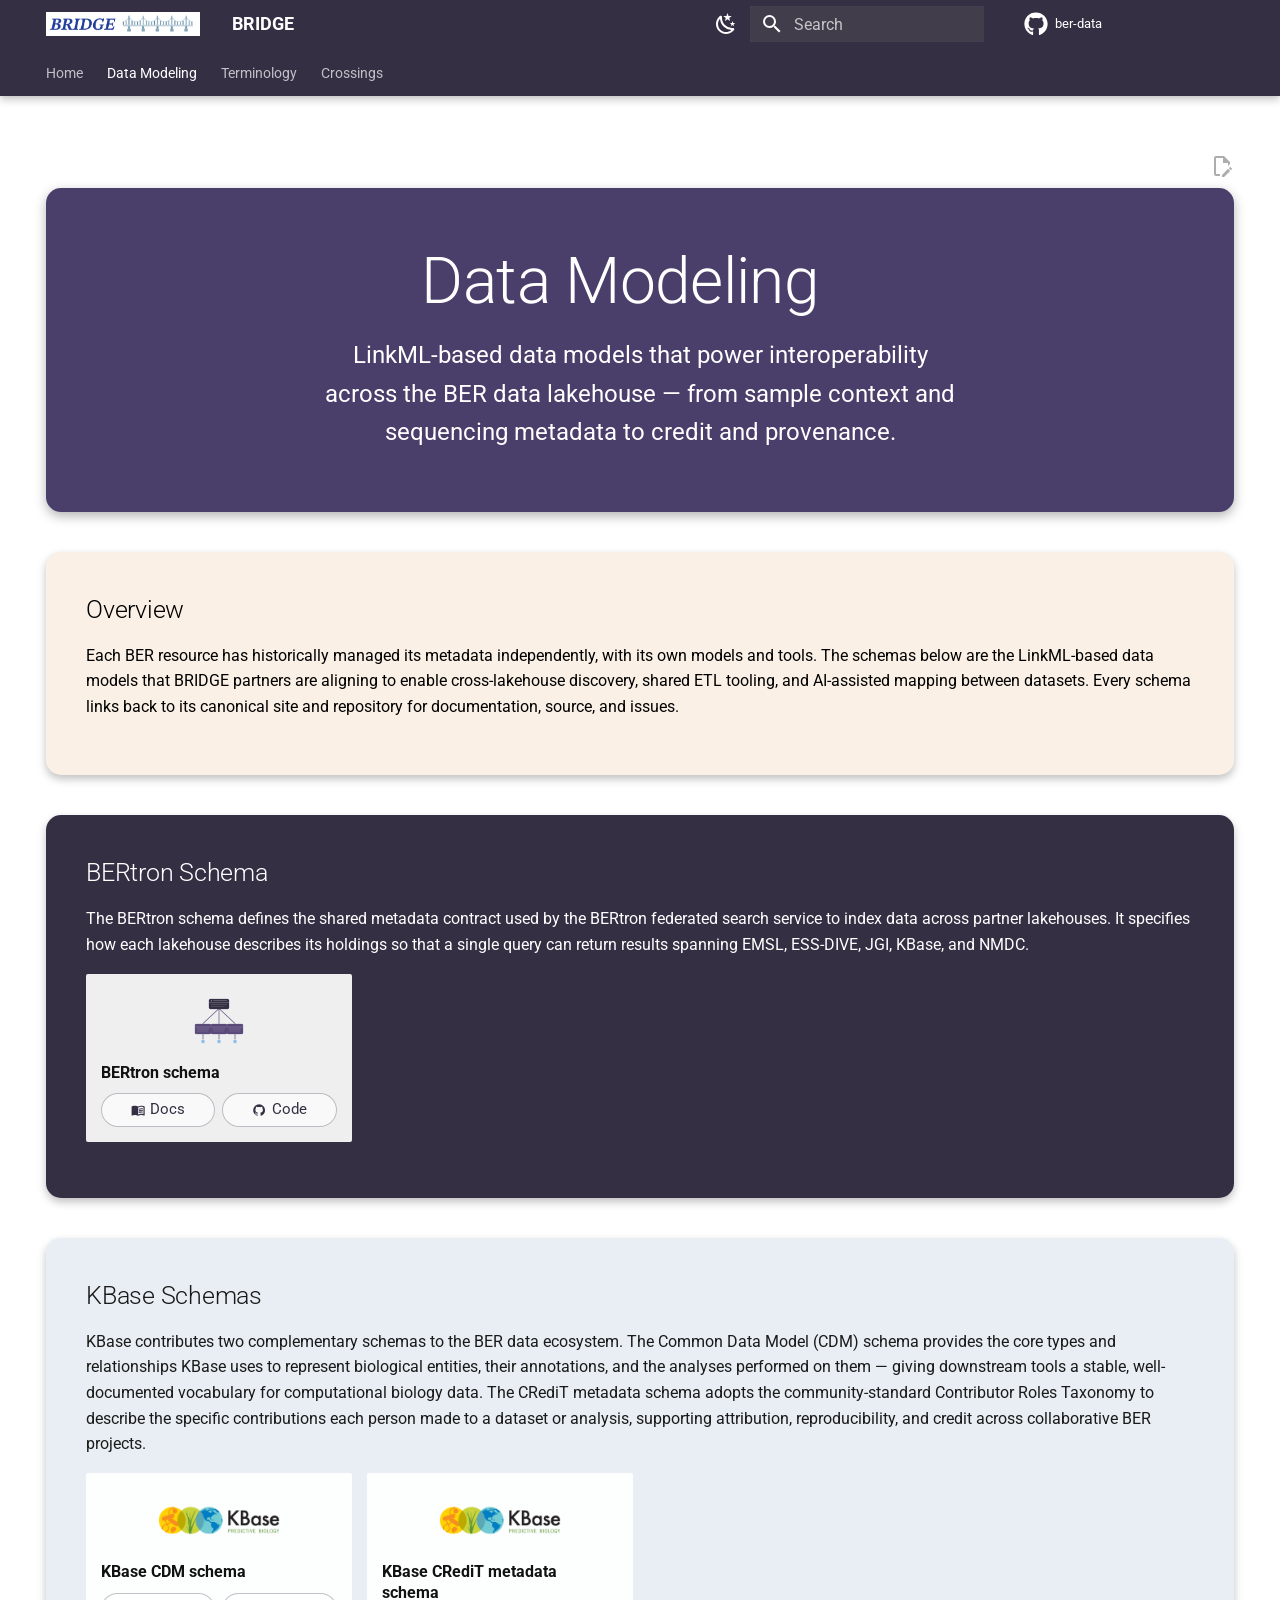
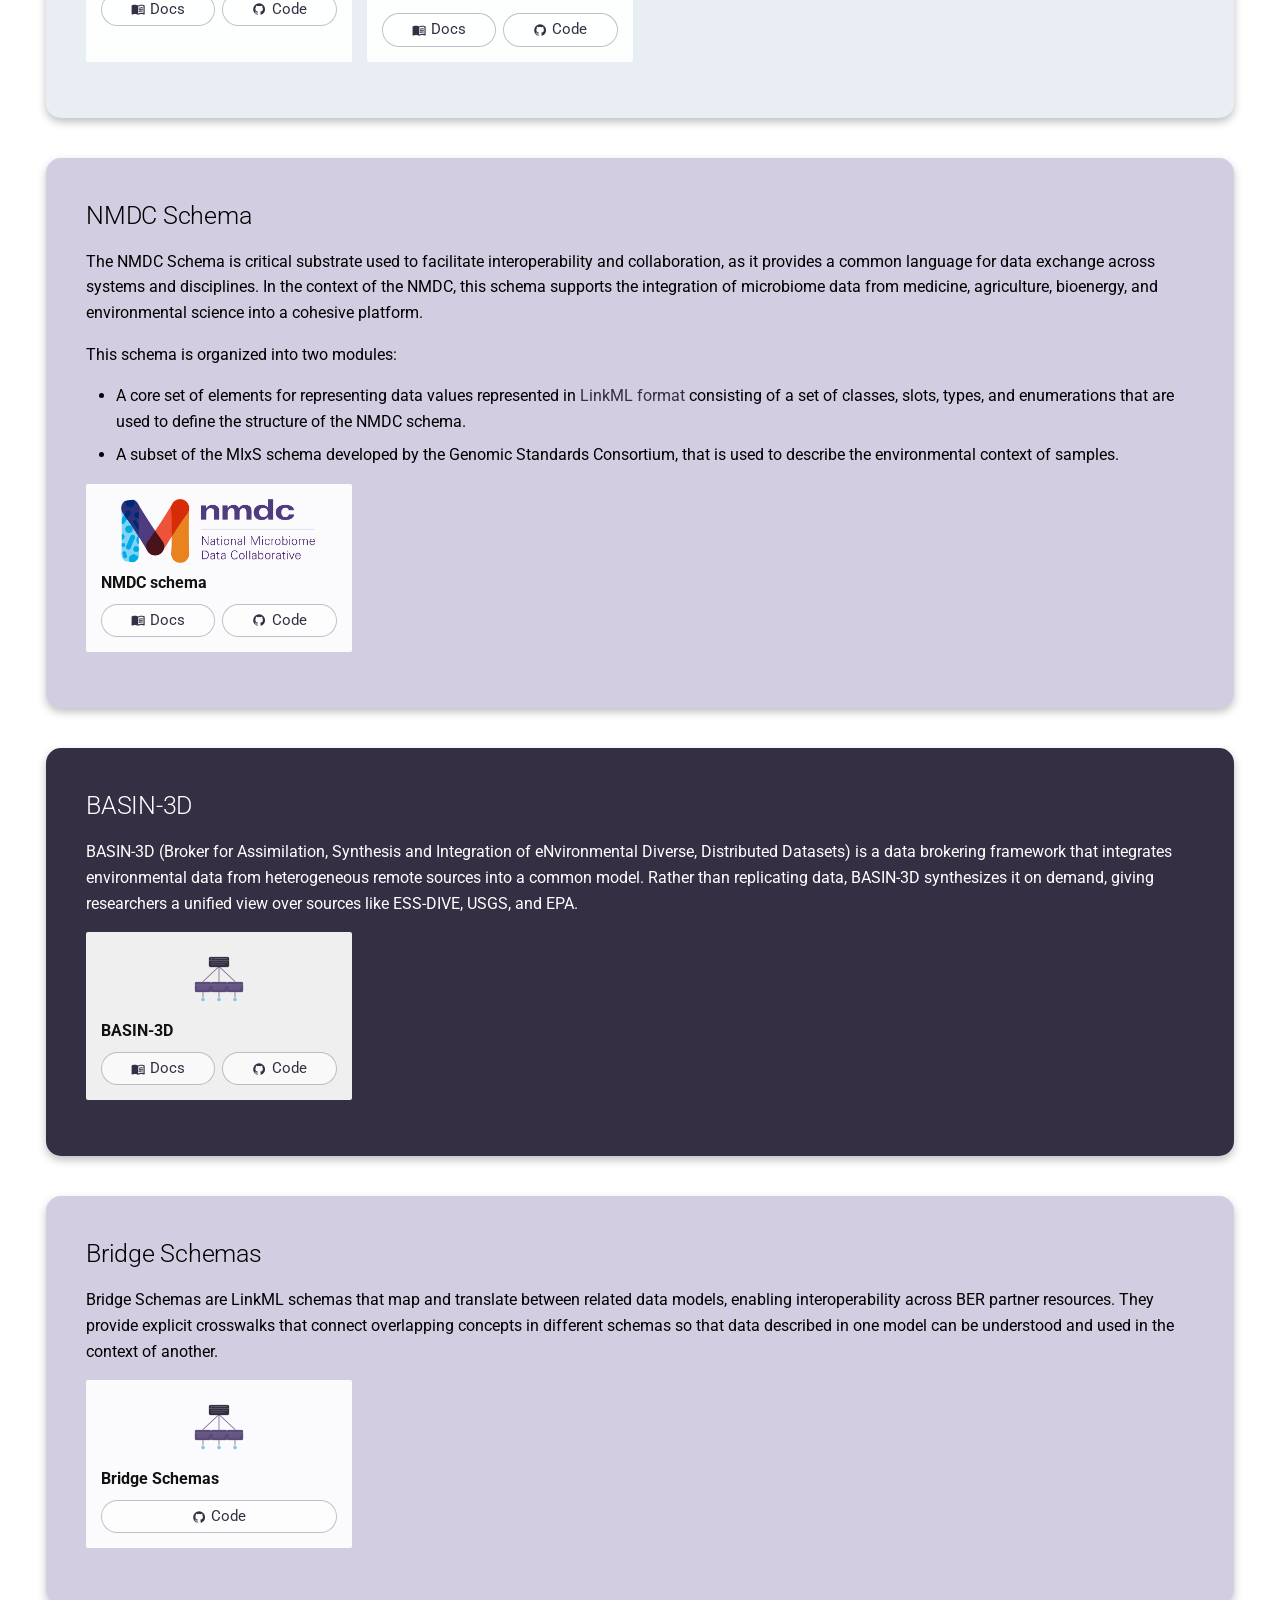
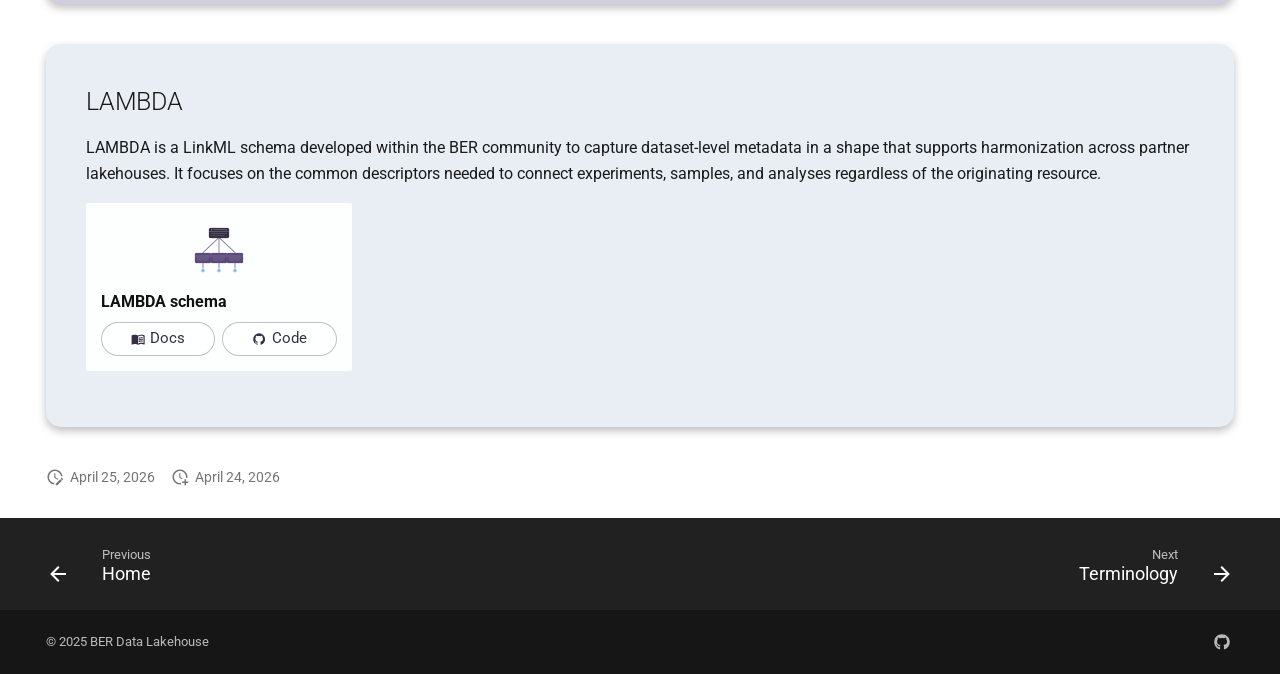
<file: schemas/index.html>
<!doctype html><html lang=en class=no-js> <head><meta charset=utf-8><meta name=viewport content="width=device-width,initial-scale=1"><meta name=description content="Landing page for the BER Data GitHub organization"><link href=https://ber-data.github.io/schemas/ rel=canonical><link rel=prev href=..><link href=../terminology/ rel=next><link rel=alternate type=application/rss+xml title="RSS feed" href=../feed_rss_created.xml><link rel=alternate type=application/rss+xml title="RSS feed of updated content" href=../feed_rss_updated.xml><link rel=icon href=../assets/favicon.png><meta name=generator content="mkdocs-1.6.1, mkdocs-material-9.7.6"><title>Data Modeling - BRIDGE</title><link rel=stylesheet href=../assets/stylesheets/main.484c7ddc.min.css><link rel=stylesheet href=../assets/stylesheets/palette.ab4e12ef.min.css><link rel=preconnect href=https://fonts.gstatic.com crossorigin><link rel=stylesheet href="https://fonts.googleapis.com/css?family=Roboto:300,300i,400,400i,700,700i%7CRoboto+Mono:400,400i,700,700i&display=fallback"><style>:root{--md-text-font:"Roboto";--md-code-font:"Roboto Mono"}</style><link rel=stylesheet href=../stylesheets/extra.css><script>__md_scope=new URL("..",location),__md_hash=e=>[...e].reduce(((e,_)=>(e<<5)-e+_.charCodeAt(0)),0),__md_get=(e,_=localStorage,t=__md_scope)=>JSON.parse(_.getItem(t.pathname+"."+e)),__md_set=(e,_,t=localStorage,a=__md_scope)=>{try{t.setItem(a.pathname+"."+e,JSON.stringify(_))}catch(e){}}</script></head> <body dir=ltr data-md-color-scheme=default data-md-color-primary=deep-purple data-md-color-accent=deep-purple> <input class=md-toggle data-md-toggle=drawer type=checkbox id=__drawer autocomplete=off> <input class=md-toggle data-md-toggle=search type=checkbox id=__search autocomplete=off> <label class=md-overlay for=__drawer></label> <div data-md-component=skip> <a href=#data-modeling class=md-skip> Skip to content </a> </div> <div data-md-component=announce> </div> <header class="md-header md-header--shadow md-header--lifted" data-md-component=header> <nav class="md-header__inner md-grid" aria-label=Header> <a href=.. title=BRIDGE class="md-header__button md-logo" aria-label=BRIDGE data-md-component=logo> <img src=../assets/images/bridge-logo.png alt=logo> </a> <label class="md-header__button md-icon" for=__drawer> <svg xmlns=http://www.w3.org/2000/svg viewbox="0 0 24 24"><path d="M3 6h18v2H3zm0 5h18v2H3zm0 5h18v2H3z"/></svg> </label> <div class=md-header__title data-md-component=header-title> <div class=md-header__ellipsis> <div class=md-header__topic> <span class=md-ellipsis> BRIDGE </span> </div> <div class=md-header__topic data-md-component=header-topic> <span class=md-ellipsis> Data Modeling </span> </div> </div> </div> <form class=md-header__option data-md-component=palette> <input class=md-option data-md-color-media="(prefers-color-scheme: light)" data-md-color-scheme=default data-md-color-primary=deep-purple data-md-color-accent=deep-purple aria-label="Switch to dark mode" type=radio name=__palette id=__palette_0> <label class="md-header__button md-icon" title="Switch to dark mode" for=__palette_1 hidden> <svg xmlns=http://www.w3.org/2000/svg viewbox="0 0 24 24"><path d="m17.75 4.09-2.53 1.94.91 3.06-2.63-1.81-2.63 1.81.91-3.06-2.53-1.94L12.44 4l1.06-3 1.06 3zm3.5 6.91-1.64 1.25.59 1.98-1.7-1.17-1.7 1.17.59-1.98L15.75 11l2.06-.05L18.5 9l.69 1.95zm-2.28 4.95c.83-.08 1.72 1.1 1.19 1.85-.32.45-.66.87-1.08 1.27C15.17 23 8.84 23 4.94 19.07c-3.91-3.9-3.91-10.24 0-14.14.4-.4.82-.76 1.27-1.08.75-.53 1.93.36 1.85 1.19-.27 2.86.69 5.83 2.89 8.02a9.96 9.96 0 0 0 8.02 2.89m-1.64 2.02a12.08 12.08 0 0 1-7.8-3.47c-2.17-2.19-3.33-5-3.49-7.82-2.81 3.14-2.7 7.96.31 10.98 3.02 3.01 7.84 3.12 10.98.31"/></svg> </label> <input class=md-option data-md-color-media="(prefers-color-scheme: dark)" data-md-color-scheme=slate data-md-color-primary=deep-purple data-md-color-accent=deep-purple aria-label="Switch to light mode" type=radio name=__palette id=__palette_1> <label class="md-header__button md-icon" title="Switch to light mode" for=__palette_0 hidden> <svg xmlns=http://www.w3.org/2000/svg viewbox="0 0 24 24"><path d="M12 7a5 5 0 0 1 5 5 5 5 0 0 1-5 5 5 5 0 0 1-5-5 5 5 0 0 1 5-5m0 2a3 3 0 0 0-3 3 3 3 0 0 0 3 3 3 3 0 0 0 3-3 3 3 0 0 0-3-3m0-7 2.39 3.42C13.65 5.15 12.84 5 12 5s-1.65.15-2.39.42zM3.34 7l4.16-.35A7.2 7.2 0 0 0 5.94 8.5c-.44.74-.69 1.5-.83 2.29zm.02 10 1.76-3.77a7.131 7.131 0 0 0 2.38 4.14zM20.65 7l-1.77 3.79a7.02 7.02 0 0 0-2.38-4.15zm-.01 10-4.14.36c.59-.51 1.12-1.14 1.54-1.86.42-.73.69-1.5.83-2.29zM12 22l-2.41-3.44c.74.27 1.55.44 2.41.44.82 0 1.63-.17 2.37-.44z"/></svg> </label> </form> <script>var palette=__md_get("__palette");if(palette&&palette.color){if("(prefers-color-scheme)"===palette.color.media){var media=matchMedia("(prefers-color-scheme: light)"),input=document.querySelector(media.matches?"[data-md-color-media='(prefers-color-scheme: light)']":"[data-md-color-media='(prefers-color-scheme: dark)']");palette.color.media=input.getAttribute("data-md-color-media"),palette.color.scheme=input.getAttribute("data-md-color-scheme"),palette.color.primary=input.getAttribute("data-md-color-primary"),palette.color.accent=input.getAttribute("data-md-color-accent")}for(var[key,value]of Object.entries(palette.color))document.body.setAttribute("data-md-color-"+key,value)}</script> <label class="md-header__button md-icon" for=__search> <svg xmlns=http://www.w3.org/2000/svg viewbox="0 0 24 24"><path d="M9.5 3A6.5 6.5 0 0 1 16 9.5c0 1.61-.59 3.09-1.56 4.23l.27.27h.79l5 5-1.5 1.5-5-5v-.79l-.27-.27A6.52 6.52 0 0 1 9.5 16 6.5 6.5 0 0 1 3 9.5 6.5 6.5 0 0 1 9.5 3m0 2C7 5 5 7 5 9.5S7 14 9.5 14 14 12 14 9.5 12 5 9.5 5"/></svg> </label> <div class=md-search data-md-component=search role=dialog> <label class=md-search__overlay for=__search></label> <div class=md-search__inner role=search> <form class=md-search__form name=search> <input type=text class=md-search__input name=query aria-label=Search placeholder=Search autocapitalize=off autocorrect=off autocomplete=off spellcheck=false data-md-component=search-query required> <label class="md-search__icon md-icon" for=__search> <svg xmlns=http://www.w3.org/2000/svg viewbox="0 0 24 24"><path d="M9.5 3A6.5 6.5 0 0 1 16 9.5c0 1.61-.59 3.09-1.56 4.23l.27.27h.79l5 5-1.5 1.5-5-5v-.79l-.27-.27A6.52 6.52 0 0 1 9.5 16 6.5 6.5 0 0 1 3 9.5 6.5 6.5 0 0 1 9.5 3m0 2C7 5 5 7 5 9.5S7 14 9.5 14 14 12 14 9.5 12 5 9.5 5"/></svg> <svg xmlns=http://www.w3.org/2000/svg viewbox="0 0 24 24"><path d="M20 11v2H8l5.5 5.5-1.42 1.42L4.16 12l7.92-7.92L13.5 5.5 8 11z"/></svg> </label> <nav class=md-search__options aria-label=Search> <button type=reset class="md-search__icon md-icon" title=Clear aria-label=Clear tabindex=-1> <svg xmlns=http://www.w3.org/2000/svg viewbox="0 0 24 24"><path d="M19 6.41 17.59 5 12 10.59 6.41 5 5 6.41 10.59 12 5 17.59 6.41 19 12 13.41 17.59 19 19 17.59 13.41 12z"/></svg> </button> </nav> <div class=md-search__suggest data-md-component=search-suggest></div> </form> <div class=md-search__output> <div class=md-search__scrollwrap tabindex=0 data-md-scrollfix> <div class=md-search-result data-md-component=search-result> <div class=md-search-result__meta> Initializing search </div> <ol class=md-search-result__list role=presentation></ol> </div> </div> </div> </div> </div> <div class=md-header__source> <a href=https://github.com/ber-data title="Go to repository" class=md-source data-md-component=source> <div class="md-source__icon md-icon"> <svg xmlns=http://www.w3.org/2000/svg viewbox="0 0 512 512"><!-- Font Awesome Free 7.1.0 by @fontawesome - https://fontawesome.com License - https://fontawesome.com/license/free (Icons: CC BY 4.0, Fonts: SIL OFL 1.1, Code: MIT License) Copyright 2025 Fonticons, Inc.--><path d="M173.9 397.4c0 2-2.3 3.6-5.2 3.6-3.3.3-5.6-1.3-5.6-3.6 0-2 2.3-3.6 5.2-3.6 3-.3 5.6 1.3 5.6 3.6m-31.1-4.5c-.7 2 1.3 4.3 4.3 4.9 2.6 1 5.6 0 6.2-2s-1.3-4.3-4.3-5.2c-2.6-.7-5.5.3-6.2 2.3m44.2-1.7c-2.9.7-4.9 2.6-4.6 4.9.3 2 2.9 3.3 5.9 2.6 2.9-.7 4.9-2.6 4.6-4.6-.3-1.9-3-3.2-5.9-2.9M252.8 8C114.1 8 8 113.3 8 252c0 110.9 69.8 205.8 169.5 239.2 12.8 2.3 17.3-5.6 17.3-12.1 0-6.2-.3-40.4-.3-61.4 0 0-70 15-84.7-29.8 0 0-11.4-29.1-27.8-36.6 0 0-22.9-15.7 1.6-15.4 0 0 24.9 2 38.6 25.8 21.9 38.6 58.6 27.5 72.9 20.9 2.3-16 8.8-27.1 16-33.7-55.9-6.2-112.3-14.3-112.3-110.5 0-27.5 7.6-41.3 23.6-58.9-2.6-6.5-11.1-33.3 2.6-67.9 20.9-6.5 69 27 69 27 20-5.6 41.5-8.5 62.8-8.5s42.8 2.9 62.8 8.5c0 0 48.1-33.6 69-27 13.7 34.7 5.2 61.4 2.6 67.9 16 17.7 25.8 31.5 25.8 58.9 0 96.5-58.9 104.2-114.8 110.5 9.2 7.9 17 22.9 17 46.4 0 33.7-.3 75.4-.3 83.6 0 6.5 4.6 14.4 17.3 12.1C436.2 457.8 504 362.9 504 252 504 113.3 391.5 8 252.8 8M105.2 352.9c-1.3 1-1 3.3.7 5.2 1.6 1.6 3.9 2.3 5.2 1 1.3-1 1-3.3-.7-5.2-1.6-1.6-3.9-2.3-5.2-1m-10.8-8.1c-.7 1.3.3 2.9 2.3 3.9 1.6 1 3.6.7 4.3-.7.7-1.3-.3-2.9-2.3-3.9-2-.6-3.6-.3-4.3.7m32.4 35.6c-1.6 1.3-1 4.3 1.3 6.2 2.3 2.3 5.2 2.6 6.5 1 1.3-1.3.7-4.3-1.3-6.2-2.2-2.3-5.2-2.6-6.5-1m-11.4-14.7c-1.6 1-1.6 3.6 0 5.9s4.3 3.3 5.6 2.3c1.6-1.3 1.6-3.9 0-6.2-1.4-2.3-4-3.3-5.6-2"/></svg> </div> <div class=md-source__repository> ber-data </div> </a> </div> </nav> <nav class=md-tabs aria-label=Tabs data-md-component=tabs> <div class=md-grid> <ul class=md-tabs__list> <li class=md-tabs__item> <a href=.. class=md-tabs__link> Home </a> </li> <li class="md-tabs__item md-tabs__item--active"> <a href=./ class=md-tabs__link> Data Modeling </a> </li> <li class=md-tabs__item> <a href=../terminology/ class=md-tabs__link> Terminology </a> </li> <li class=md-tabs__item> <a href=../blog/ class=md-tabs__link> Crossings </a> </li> </ul> </div> </nav> </header> <div class=md-container data-md-component=container> <main class=md-main data-md-component=main> <div class="md-main__inner md-grid"> <div class="md-sidebar md-sidebar--primary" data-md-component=sidebar data-md-type=navigation hidden> <div class=md-sidebar__scrollwrap> <div class=md-sidebar__inner> <nav class="md-nav md-nav--primary md-nav--lifted" aria-label=Navigation data-md-level=0> <label class=md-nav__title for=__drawer> <a href=.. title=BRIDGE class="md-nav__button md-logo" aria-label=BRIDGE data-md-component=logo> <img src=../assets/images/bridge-logo.png alt=logo> </a> BRIDGE </label> <div class=md-nav__source> <a href=https://github.com/ber-data title="Go to repository" class=md-source data-md-component=source> <div class="md-source__icon md-icon"> <svg xmlns=http://www.w3.org/2000/svg viewbox="0 0 512 512"><!-- Font Awesome Free 7.1.0 by @fontawesome - https://fontawesome.com License - https://fontawesome.com/license/free (Icons: CC BY 4.0, Fonts: SIL OFL 1.1, Code: MIT License) Copyright 2025 Fonticons, Inc.--><path d="M173.9 397.4c0 2-2.3 3.6-5.2 3.6-3.3.3-5.6-1.3-5.6-3.6 0-2 2.3-3.6 5.2-3.6 3-.3 5.6 1.3 5.6 3.6m-31.1-4.5c-.7 2 1.3 4.3 4.3 4.9 2.6 1 5.6 0 6.2-2s-1.3-4.3-4.3-5.2c-2.6-.7-5.5.3-6.2 2.3m44.2-1.7c-2.9.7-4.9 2.6-4.6 4.9.3 2 2.9 3.3 5.9 2.6 2.9-.7 4.9-2.6 4.6-4.6-.3-1.9-3-3.2-5.9-2.9M252.8 8C114.1 8 8 113.3 8 252c0 110.9 69.8 205.8 169.5 239.2 12.8 2.3 17.3-5.6 17.3-12.1 0-6.2-.3-40.4-.3-61.4 0 0-70 15-84.7-29.8 0 0-11.4-29.1-27.8-36.6 0 0-22.9-15.7 1.6-15.4 0 0 24.9 2 38.6 25.8 21.9 38.6 58.6 27.5 72.9 20.9 2.3-16 8.8-27.1 16-33.7-55.9-6.2-112.3-14.3-112.3-110.5 0-27.5 7.6-41.3 23.6-58.9-2.6-6.5-11.1-33.3 2.6-67.9 20.9-6.5 69 27 69 27 20-5.6 41.5-8.5 62.8-8.5s42.8 2.9 62.8 8.5c0 0 48.1-33.6 69-27 13.7 34.7 5.2 61.4 2.6 67.9 16 17.7 25.8 31.5 25.8 58.9 0 96.5-58.9 104.2-114.8 110.5 9.2 7.9 17 22.9 17 46.4 0 33.7-.3 75.4-.3 83.6 0 6.5 4.6 14.4 17.3 12.1C436.2 457.8 504 362.9 504 252 504 113.3 391.5 8 252.8 8M105.2 352.9c-1.3 1-1 3.3.7 5.2 1.6 1.6 3.9 2.3 5.2 1 1.3-1 1-3.3-.7-5.2-1.6-1.6-3.9-2.3-5.2-1m-10.8-8.1c-.7 1.3.3 2.9 2.3 3.9 1.6 1 3.6.7 4.3-.7.7-1.3-.3-2.9-2.3-3.9-2-.6-3.6-.3-4.3.7m32.4 35.6c-1.6 1.3-1 4.3 1.3 6.2 2.3 2.3 5.2 2.6 6.5 1 1.3-1.3.7-4.3-1.3-6.2-2.2-2.3-5.2-2.6-6.5-1m-11.4-14.7c-1.6 1-1.6 3.6 0 5.9s4.3 3.3 5.6 2.3c1.6-1.3 1.6-3.9 0-6.2-1.4-2.3-4-3.3-5.6-2"/></svg> </div> <div class=md-source__repository> ber-data </div> </a> </div> <ul class=md-nav__list data-md-scrollfix> <li class=md-nav__item> <a href=.. class=md-nav__link> <span class=md-ellipsis> Home </span> </a> </li> <li class="md-nav__item md-nav__item--active"> <input class="md-nav__toggle md-toggle" type=checkbox id=__toc> <label class="md-nav__link md-nav__link--active" for=__toc> <span class=md-ellipsis> Data Modeling </span> <span class="md-nav__icon md-icon"></span> </label> <a href=./ class="md-nav__link md-nav__link--active"> <span class=md-ellipsis> Data Modeling </span> </a> <nav class="md-nav md-nav--secondary" aria-label="Table of contents"> <label class=md-nav__title for=__toc> <span class="md-nav__icon md-icon"></span> Table of contents </label> <ul class=md-nav__list data-md-component=toc data-md-scrollfix> <li class=md-nav__item> <a href=#overview class=md-nav__link> <span class=md-ellipsis> Overview </span> </a> </li> <li class=md-nav__item> <a href=#bertron-schema class=md-nav__link> <span class=md-ellipsis> BERtron Schema </span> </a> </li> <li class=md-nav__item> <a href=#kbase-schemas class=md-nav__link> <span class=md-ellipsis> KBase Schemas </span> </a> </li> <li class=md-nav__item> <a href=#nmdc-schema class=md-nav__link> <span class=md-ellipsis> NMDC Schema </span> </a> </li> <li class=md-nav__item> <a href=#basin-3d class=md-nav__link> <span class=md-ellipsis> BASIN-3D </span> </a> </li> <li class=md-nav__item> <a href=#bridge-schemas class=md-nav__link> <span class=md-ellipsis> Bridge Schemas </span> </a> </li> <li class=md-nav__item> <a href=#lambda class=md-nav__link> <span class=md-ellipsis> LAMBDA </span> </a> </li> </ul> </nav> </li> <li class=md-nav__item> <a href=../terminology/ class=md-nav__link> <span class=md-ellipsis> Terminology </span> </a> </li> <li class="md-nav__item md-nav__item--nested"> <input class="md-nav__toggle md-toggle " type=checkbox id=__nav_4> <label class=md-nav__link for=__nav_4 id=__nav_4_label tabindex=0> <span class=md-ellipsis> Crossings </span> <span class="md-nav__icon md-icon"></span> </label> <nav class=md-nav data-md-level=1 aria-labelledby=__nav_4_label aria-expanded=false> <label class=md-nav__title for=__nav_4> <span class="md-nav__icon md-icon"></span> Crossings </label> <ul class=md-nav__list data-md-scrollfix> <li class=md-nav__item> <a href=../blog/ class=md-nav__link> <span class=md-ellipsis> Crossings </span> </a> </li> <li class="md-nav__item md-nav__item--nested"> <input class="md-nav__toggle md-toggle " type=checkbox id=__nav_4_2> <label class=md-nav__link for=__nav_4_2 id=__nav_4_2_label tabindex=0> <span class=md-ellipsis> Archive </span> <span class="md-nav__icon md-icon"></span> </label> <nav class=md-nav data-md-level=2 aria-labelledby=__nav_4_2_label aria-expanded=false> <label class=md-nav__title for=__nav_4_2> <span class="md-nav__icon md-icon"></span> Archive </label> <ul class=md-nav__list data-md-scrollfix> <li class=md-nav__item> <a href=../blog/archive/2026/ class=md-nav__link> <span class=md-ellipsis> 2026 </span> </a> </li> </ul> </nav> </li> <li class="md-nav__item md-nav__item--nested"> <input class="md-nav__toggle md-toggle " type=checkbox id=__nav_4_3> <label class=md-nav__link for=__nav_4_3 id=__nav_4_3_label tabindex=0> <span class=md-ellipsis> Categories </span> <span class="md-nav__icon md-icon"></span> </label> <nav class=md-nav data-md-level=2 aria-labelledby=__nav_4_3_label aria-expanded=false> <label class=md-nav__title for=__nav_4_3> <span class="md-nav__icon md-icon"></span> Categories </label> <ul class=md-nav__list data-md-scrollfix> <li class=md-nav__item> <a href=../blog/category/announcements/ class=md-nav__link> <span class=md-ellipsis> Announcements </span> </a> </li> </ul> </nav> </li> </ul> </nav> </li> </ul> </nav> </div> </div> </div> <div class="md-sidebar md-sidebar--secondary" data-md-component=sidebar data-md-type=toc hidden> <div class=md-sidebar__scrollwrap> <div class=md-sidebar__inner> <nav class="md-nav md-nav--secondary" aria-label="Table of contents"> <label class=md-nav__title for=__toc> <span class="md-nav__icon md-icon"></span> Table of contents </label> <ul class=md-nav__list data-md-component=toc data-md-scrollfix> <li class=md-nav__item> <a href=#overview class=md-nav__link> <span class=md-ellipsis> Overview </span> </a> </li> <li class=md-nav__item> <a href=#bertron-schema class=md-nav__link> <span class=md-ellipsis> BERtron Schema </span> </a> </li> <li class=md-nav__item> <a href=#kbase-schemas class=md-nav__link> <span class=md-ellipsis> KBase Schemas </span> </a> </li> <li class=md-nav__item> <a href=#nmdc-schema class=md-nav__link> <span class=md-ellipsis> NMDC Schema </span> </a> </li> <li class=md-nav__item> <a href=#basin-3d class=md-nav__link> <span class=md-ellipsis> BASIN-3D </span> </a> </li> <li class=md-nav__item> <a href=#bridge-schemas class=md-nav__link> <span class=md-ellipsis> Bridge Schemas </span> </a> </li> <li class=md-nav__item> <a href=#lambda class=md-nav__link> <span class=md-ellipsis> LAMBDA </span> </a> </li> </ul> </nav> </div> </div> </div> <div class=md-content data-md-component=content> <article class="md-content__inner md-typeset"> <a href=https://github.com/ber-data/edit/main/docs/schemas.md title="Edit this page" class="md-content__button md-icon" rel=edit> <svg xmlns=http://www.w3.org/2000/svg viewbox="0 0 24 24"><path d="M10 20H6V4h7v5h5v3.1l2-2V8l-6-6H6c-1.1 0-2 .9-2 2v16c0 1.1.9 2 2 2h4zm10.2-7c.1 0 .3.1.4.2l1.3 1.3c.2.2.2.6 0 .8l-1 1-2.1-2.1 1-1c.1-.1.2-.2.4-.2m0 3.9L14.1 23H12v-2.1l6.1-6.1z"/></svg> </a> <div class=hero> <h1 id=data-modeling>Data Modeling<a class=headerlink href=#data-modeling title="Permanent link">&para;</a></h1> <p class=hero-tagline> LinkML-based data models that power interoperability across the BER data lakehouse — from sample context and sequencing metadata to credit and provenance. </p> </div> <section class="section section--welcome"> <h2 id=overview>Overview<a class=headerlink href=#overview title="Permanent link">&para;</a></h2> <p>Each BER resource has historically managed its metadata independently, with its own models and tools. The schemas below are the LinkML-based data models that BRIDGE partners are aligning to enable cross-lakehouse discovery, shared ETL tooling, and AI-assisted mapping between datasets. Every schema links back to its canonical site and repository for documentation, source, and issues.</p> </section> <section class="section section--infrastructure"> <h2 id=bertron-schema>BERtron Schema<a class=headerlink href=#bertron-schema title="Permanent link">&para;</a></h2> <p>The BERtron schema defines the shared metadata contract used by the BERtron federated search service to index data across partner lakehouses. It specifies how each lakehouse describes its holdings so that a single query can return results spanning EMSL, ESS-DIVE, JGI, KBase, and NMDC.</p> <div class="grid cards lakehouses"> <ul> <li> <p><a href=https://ber-data.github.io/bertron-schema/ ><img alt="BERtron schema" src=../assets/images/schema.png></a></p> <p><strong>BERtron schema</strong></p> <p class=card-links><a href=https://ber-data.github.io/bertron-schema/ class=card-btn><span class=twemoji><svg xmlns=http://www.w3.org/2000/svg viewbox="0 0 24 24"><path d="M12 21.5c-1.35-.85-3.8-1.5-5.5-1.5-1.65 0-3.35.3-4.75 1.05-.1.05-.15.05-.25.05-.25 0-.5-.25-.5-.5V6c.6-.45 1.25-.75 2-1 1.11-.35 2.33-.5 3.5-.5 1.95 0 4.05.4 5.5 1.5 1.45-1.1 3.55-1.5 5.5-1.5 1.17 0 2.39.15 3.5.5.75.25 1.4.55 2 1v14.6c0 .25-.25.5-.5.5-.1 0-.15 0-.25-.05-1.4-.75-3.1-1.05-4.75-1.05-1.7 0-4.15.65-5.5 1.5M12 8v11.5c1.35-.85 3.8-1.5 5.5-1.5 1.2 0 2.4.15 3.5.5V7c-1.1-.35-2.3-.5-3.5-.5-1.7 0-4.15.65-5.5 1.5m1 3.5c1.11-.68 2.6-1 4.5-1 .91 0 1.76.09 2.5.28V9.23c-.87-.15-1.71-.23-2.5-.23q-2.655 0-4.5.84zm4.5.17c-1.71 0-3.21.26-4.5.79v1.69c1.11-.65 2.6-.99 4.5-.99 1.04 0 1.88.08 2.5.24v-1.5c-.87-.16-1.71-.23-2.5-.23m2.5 2.9c-.87-.16-1.71-.24-2.5-.24-1.83 0-3.33.27-4.5.8v1.69c1.11-.66 2.6-.99 4.5-.99 1.04 0 1.88.08 2.5.24z"/></svg></span> Docs</a> <a class=card-btn href=https://github.com/ber-data/bertron-schema><span class=twemoji><svg xmlns=http://www.w3.org/2000/svg viewbox="0 0 24 24"><path d="M12 2A10 10 0 0 0 2 12c0 4.42 2.87 8.17 6.84 9.5.5.08.66-.23.66-.5v-1.69c-2.77.6-3.36-1.34-3.36-1.34-.46-1.16-1.11-1.47-1.11-1.47-.91-.62.07-.6.07-.6 1 .07 1.53 1.03 1.53 1.03.87 1.52 2.34 1.07 2.91.83.09-.65.35-1.09.63-1.34-2.22-.25-4.55-1.11-4.55-4.92 0-1.11.38-2 1.03-2.71-.1-.25-.45-1.29.1-2.64 0 0 .84-.27 2.75 1.02.79-.22 1.65-.33 2.5-.33s1.71.11 2.5.33c1.91-1.29 2.75-1.02 2.75-1.02.55 1.35.2 2.39.1 2.64.65.71 1.03 1.6 1.03 2.71 0 3.82-2.34 4.66-4.57 4.91.36.31.69.92.69 1.85V21c0 .27.16.59.67.5C19.14 20.16 22 16.42 22 12A10 10 0 0 0 12 2"/></svg></span> Code</a></p> </li> </ul> </div> </section> <section class="section section--modeling"> <h2 id=kbase-schemas>KBase Schemas<a class=headerlink href=#kbase-schemas title="Permanent link">&para;</a></h2> <p>KBase contributes two complementary schemas to the BER data ecosystem. The Common Data Model (CDM) schema provides the core types and relationships KBase uses to represent biological entities, their annotations, and the analyses performed on them — giving downstream tools a stable, well-documented vocabulary for computational biology data. The CRediT metadata schema adopts the community-standard Contributor Roles Taxonomy to describe the specific contributions each person made to a dataset or analysis, supporting attribution, reproducibility, and credit across collaborative BER projects.</p> <div class="grid cards lakehouses"> <ul> <li> <p><a href=https://kbase.github.io/cdm-schema/ ><img alt="KBase CDM schema" src=../assets/images/partners/kbase.png></a></p> <p><strong>KBase CDM schema</strong></p> <p class=card-links><a href=https://kbase.github.io/cdm-schema/ class=card-btn><span class=twemoji><svg xmlns=http://www.w3.org/2000/svg viewbox="0 0 24 24"><path d="M12 21.5c-1.35-.85-3.8-1.5-5.5-1.5-1.65 0-3.35.3-4.75 1.05-.1.05-.15.05-.25.05-.25 0-.5-.25-.5-.5V6c.6-.45 1.25-.75 2-1 1.11-.35 2.33-.5 3.5-.5 1.95 0 4.05.4 5.5 1.5 1.45-1.1 3.55-1.5 5.5-1.5 1.17 0 2.39.15 3.5.5.75.25 1.4.55 2 1v14.6c0 .25-.25.5-.5.5-.1 0-.15 0-.25-.05-1.4-.75-3.1-1.05-4.75-1.05-1.7 0-4.15.65-5.5 1.5M12 8v11.5c1.35-.85 3.8-1.5 5.5-1.5 1.2 0 2.4.15 3.5.5V7c-1.1-.35-2.3-.5-3.5-.5-1.7 0-4.15.65-5.5 1.5m1 3.5c1.11-.68 2.6-1 4.5-1 .91 0 1.76.09 2.5.28V9.23c-.87-.15-1.71-.23-2.5-.23q-2.655 0-4.5.84zm4.5.17c-1.71 0-3.21.26-4.5.79v1.69c1.11-.65 2.6-.99 4.5-.99 1.04 0 1.88.08 2.5.24v-1.5c-.87-.16-1.71-.23-2.5-.23m2.5 2.9c-.87-.16-1.71-.24-2.5-.24-1.83 0-3.33.27-4.5.8v1.69c1.11-.66 2.6-.99 4.5-.99 1.04 0 1.88.08 2.5.24z"/></svg></span> Docs</a> <a class=card-btn href=https://github.com/kbase/cdm-schema><span class=twemoji><svg xmlns=http://www.w3.org/2000/svg viewbox="0 0 24 24"><path d="M12 2A10 10 0 0 0 2 12c0 4.42 2.87 8.17 6.84 9.5.5.08.66-.23.66-.5v-1.69c-2.77.6-3.36-1.34-3.36-1.34-.46-1.16-1.11-1.47-1.11-1.47-.91-.62.07-.6.07-.6 1 .07 1.53 1.03 1.53 1.03.87 1.52 2.34 1.07 2.91.83.09-.65.35-1.09.63-1.34-2.22-.25-4.55-1.11-4.55-4.92 0-1.11.38-2 1.03-2.71-.1-.25-.45-1.29.1-2.64 0 0 .84-.27 2.75 1.02.79-.22 1.65-.33 2.5-.33s1.71.11 2.5.33c1.91-1.29 2.75-1.02 2.75-1.02.55 1.35.2 2.39.1 2.64.65.71 1.03 1.6 1.03 2.71 0 3.82-2.34 4.66-4.57 4.91.36.31.69.92.69 1.85V21c0 .27.16.59.67.5C19.14 20.16 22 16.42 22 12A10 10 0 0 0 12 2"/></svg></span> Code</a></p> </li> <li> <p><a href=https://www.kbase.us/news/kbase-credit-metadata-schema/ ><img alt="KBase CRediT metadata schema" src=../assets/images/partners/kbase.png></a></p> <p><strong>KBase CRediT metadata schema</strong></p> <p class=card-links><a href=https://www.kbase.us/news/kbase-credit-metadata-schema/ class=card-btn><span class=twemoji><svg xmlns=http://www.w3.org/2000/svg viewbox="0 0 24 24"><path d="M12 21.5c-1.35-.85-3.8-1.5-5.5-1.5-1.65 0-3.35.3-4.75 1.05-.1.05-.15.05-.25.05-.25 0-.5-.25-.5-.5V6c.6-.45 1.25-.75 2-1 1.11-.35 2.33-.5 3.5-.5 1.95 0 4.05.4 5.5 1.5 1.45-1.1 3.55-1.5 5.5-1.5 1.17 0 2.39.15 3.5.5.75.25 1.4.55 2 1v14.6c0 .25-.25.5-.5.5-.1 0-.15 0-.25-.05-1.4-.75-3.1-1.05-4.75-1.05-1.7 0-4.15.65-5.5 1.5M12 8v11.5c1.35-.85 3.8-1.5 5.5-1.5 1.2 0 2.4.15 3.5.5V7c-1.1-.35-2.3-.5-3.5-.5-1.7 0-4.15.65-5.5 1.5m1 3.5c1.11-.68 2.6-1 4.5-1 .91 0 1.76.09 2.5.28V9.23c-.87-.15-1.71-.23-2.5-.23q-2.655 0-4.5.84zm4.5.17c-1.71 0-3.21.26-4.5.79v1.69c1.11-.65 2.6-.99 4.5-.99 1.04 0 1.88.08 2.5.24v-1.5c-.87-.16-1.71-.23-2.5-.23m2.5 2.9c-.87-.16-1.71-.24-2.5-.24-1.83 0-3.33.27-4.5.8v1.69c1.11-.66 2.6-.99 4.5-.99 1.04 0 1.88.08 2.5.24z"/></svg></span> Docs</a> <a class=card-btn href=https://github.com/kbase/credit_engine><span class=twemoji><svg xmlns=http://www.w3.org/2000/svg viewbox="0 0 24 24"><path d="M12 2A10 10 0 0 0 2 12c0 4.42 2.87 8.17 6.84 9.5.5.08.66-.23.66-.5v-1.69c-2.77.6-3.36-1.34-3.36-1.34-.46-1.16-1.11-1.47-1.11-1.47-.91-.62.07-.6.07-.6 1 .07 1.53 1.03 1.53 1.03.87 1.52 2.34 1.07 2.91.83.09-.65.35-1.09.63-1.34-2.22-.25-4.55-1.11-4.55-4.92 0-1.11.38-2 1.03-2.71-.1-.25-.45-1.29.1-2.64 0 0 .84-.27 2.75 1.02.79-.22 1.65-.33 2.5-.33s1.71.11 2.5.33c1.91-1.29 2.75-1.02 2.75-1.02.55 1.35.2 2.39.1 2.64.65.71 1.03 1.6 1.03 2.71 0 3.82-2.34 4.66-4.57 4.91.36.31.69.92.69 1.85V21c0 .27.16.59.67.5C19.14 20.16 22 16.42 22 12A10 10 0 0 0 12 2"/></svg></span> Code</a></p> </li> </ul> </div> </section> <section class="section section--bertron"> <h2 id=nmdc-schema>NMDC Schema<a class=headerlink href=#nmdc-schema title="Permanent link">&para;</a></h2> <p>The NMDC Schema is critical substrate used to facilitate interoperability and collaboration, as it provides a common language for data exchange across systems and disciplines. In the context of the NMDC, this schema supports the integration of microbiome data from medicine, agriculture, bioenergy, and environmental science into a cohesive platform.</p> <p>This schema is organized into two modules:</p> <ul> <li>A core set of elements for representing data values represented in <a href=https://w3id.org/linkml/ >LinkML format</a> consisting of a set of classes, slots, types, and enumerations that are used to define the structure of the NMDC schema.</li> <li>A subset of the MIxS schema developed by the Genomic Standards Consortium, that is used to describe the environmental context of samples.</li> </ul> <div class="grid cards lakehouses"> <ul> <li> <p><a href=https://microbiomedata.github.io/nmdc-schema/ ><img alt="NMDC schema" src=../assets/images/partners/nmdc.png></a></p> <p><strong>NMDC schema</strong></p> <p class=card-links><a href=https://microbiomedata.github.io/nmdc-schema/ class=card-btn><span class=twemoji><svg xmlns=http://www.w3.org/2000/svg viewbox="0 0 24 24"><path d="M12 21.5c-1.35-.85-3.8-1.5-5.5-1.5-1.65 0-3.35.3-4.75 1.05-.1.05-.15.05-.25.05-.25 0-.5-.25-.5-.5V6c.6-.45 1.25-.75 2-1 1.11-.35 2.33-.5 3.5-.5 1.95 0 4.05.4 5.5 1.5 1.45-1.1 3.55-1.5 5.5-1.5 1.17 0 2.39.15 3.5.5.75.25 1.4.55 2 1v14.6c0 .25-.25.5-.5.5-.1 0-.15 0-.25-.05-1.4-.75-3.1-1.05-4.75-1.05-1.7 0-4.15.65-5.5 1.5M12 8v11.5c1.35-.85 3.8-1.5 5.5-1.5 1.2 0 2.4.15 3.5.5V7c-1.1-.35-2.3-.5-3.5-.5-1.7 0-4.15.65-5.5 1.5m1 3.5c1.11-.68 2.6-1 4.5-1 .91 0 1.76.09 2.5.28V9.23c-.87-.15-1.71-.23-2.5-.23q-2.655 0-4.5.84zm4.5.17c-1.71 0-3.21.26-4.5.79v1.69c1.11-.65 2.6-.99 4.5-.99 1.04 0 1.88.08 2.5.24v-1.5c-.87-.16-1.71-.23-2.5-.23m2.5 2.9c-.87-.16-1.71-.24-2.5-.24-1.83 0-3.33.27-4.5.8v1.69c1.11-.66 2.6-.99 4.5-.99 1.04 0 1.88.08 2.5.24z"/></svg></span> Docs</a> <a class=card-btn href=https://github.com/microbiomedata/nmdc-schema><span class=twemoji><svg xmlns=http://www.w3.org/2000/svg viewbox="0 0 24 24"><path d="M12 2A10 10 0 0 0 2 12c0 4.42 2.87 8.17 6.84 9.5.5.08.66-.23.66-.5v-1.69c-2.77.6-3.36-1.34-3.36-1.34-.46-1.16-1.11-1.47-1.11-1.47-.91-.62.07-.6.07-.6 1 .07 1.53 1.03 1.53 1.03.87 1.52 2.34 1.07 2.91.83.09-.65.35-1.09.63-1.34-2.22-.25-4.55-1.11-4.55-4.92 0-1.11.38-2 1.03-2.71-.1-.25-.45-1.29.1-2.64 0 0 .84-.27 2.75 1.02.79-.22 1.65-.33 2.5-.33s1.71.11 2.5.33c1.91-1.29 2.75-1.02 2.75-1.02.55 1.35.2 2.39.1 2.64.65.71 1.03 1.6 1.03 2.71 0 3.82-2.34 4.66-4.57 4.91.36.31.69.92.69 1.85V21c0 .27.16.59.67.5C19.14 20.16 22 16.42 22 12A10 10 0 0 0 12 2"/></svg></span> Code</a></p> </li> </ul> </div> </section> <section class="section section--infrastructure"> <h2 id=basin-3d>BASIN-3D<a class=headerlink href=#basin-3d title="Permanent link">&para;</a></h2> <p>BASIN-3D (Broker for Assimilation, Synthesis and Integration of eNvironmental Diverse, Distributed Datasets) is a data brokering framework that integrates environmental data from heterogeneous remote sources into a common model. Rather than replicating data, BASIN-3D synthesizes it on demand, giving researchers a unified view over sources like ESS-DIVE, USGS, and EPA.</p> <div class="grid cards lakehouses"> <ul> <li> <p><a href=https://basin3d.readthedocs.io/en/stable/intro.html><img alt=BASIN-3D src=../assets/images/schema.png></a></p> <p><strong>BASIN-3D</strong></p> <p class=card-links><a class=card-btn href=https://basin3d.readthedocs.io/en/stable/intro.html><span class=twemoji><svg xmlns=http://www.w3.org/2000/svg viewbox="0 0 24 24"><path d="M12 21.5c-1.35-.85-3.8-1.5-5.5-1.5-1.65 0-3.35.3-4.75 1.05-.1.05-.15.05-.25.05-.25 0-.5-.25-.5-.5V6c.6-.45 1.25-.75 2-1 1.11-.35 2.33-.5 3.5-.5 1.95 0 4.05.4 5.5 1.5 1.45-1.1 3.55-1.5 5.5-1.5 1.17 0 2.39.15 3.5.5.75.25 1.4.55 2 1v14.6c0 .25-.25.5-.5.5-.1 0-.15 0-.25-.05-1.4-.75-3.1-1.05-4.75-1.05-1.7 0-4.15.65-5.5 1.5M12 8v11.5c1.35-.85 3.8-1.5 5.5-1.5 1.2 0 2.4.15 3.5.5V7c-1.1-.35-2.3-.5-3.5-.5-1.7 0-4.15.65-5.5 1.5m1 3.5c1.11-.68 2.6-1 4.5-1 .91 0 1.76.09 2.5.28V9.23c-.87-.15-1.71-.23-2.5-.23q-2.655 0-4.5.84zm4.5.17c-1.71 0-3.21.26-4.5.79v1.69c1.11-.65 2.6-.99 4.5-.99 1.04 0 1.88.08 2.5.24v-1.5c-.87-.16-1.71-.23-2.5-.23m2.5 2.9c-.87-.16-1.71-.24-2.5-.24-1.83 0-3.33.27-4.5.8v1.69c1.11-.66 2.6-.99 4.5-.99 1.04 0 1.88.08 2.5.24z"/></svg></span> Docs</a> <a class=card-btn href=https://github.com/BASIN-3D/basin3d><span class=twemoji><svg xmlns=http://www.w3.org/2000/svg viewbox="0 0 24 24"><path d="M12 2A10 10 0 0 0 2 12c0 4.42 2.87 8.17 6.84 9.5.5.08.66-.23.66-.5v-1.69c-2.77.6-3.36-1.34-3.36-1.34-.46-1.16-1.11-1.47-1.11-1.47-.91-.62.07-.6.07-.6 1 .07 1.53 1.03 1.53 1.03.87 1.52 2.34 1.07 2.91.83.09-.65.35-1.09.63-1.34-2.22-.25-4.55-1.11-4.55-4.92 0-1.11.38-2 1.03-2.71-.1-.25-.45-1.29.1-2.64 0 0 .84-.27 2.75 1.02.79-.22 1.65-.33 2.5-.33s1.71.11 2.5.33c1.91-1.29 2.75-1.02 2.75-1.02.55 1.35.2 2.39.1 2.64.65.71 1.03 1.6 1.03 2.71 0 3.82-2.34 4.66-4.57 4.91.36.31.69.92.69 1.85V21c0 .27.16.59.67.5C19.14 20.16 22 16.42 22 12A10 10 0 0 0 12 2"/></svg></span> Code</a></p> </li> </ul> </div> </section> <section class="section section--bertron"> <h2 id=bridge-schemas>Bridge Schemas<a class=headerlink href=#bridge-schemas title="Permanent link">&para;</a></h2> <p>Bridge Schemas are LinkML schemas that map and translate between related data models, enabling interoperability across BER partner resources. They provide explicit crosswalks that connect overlapping concepts in different schemas so that data described in one model can be understood and used in the context of another.</p> <div class="grid cards lakehouses"> <ul> <li> <p><a href=https://github.com/cmungall/bridge-schemas><img alt="Bridge Schemas" src=../assets/images/schema.png></a></p> <p><strong>Bridge Schemas</strong></p> <p class=card-links><a class=card-btn href=https://github.com/cmungall/bridge-schemas><span class=twemoji><svg xmlns=http://www.w3.org/2000/svg viewbox="0 0 24 24"><path d="M12 2A10 10 0 0 0 2 12c0 4.42 2.87 8.17 6.84 9.5.5.08.66-.23.66-.5v-1.69c-2.77.6-3.36-1.34-3.36-1.34-.46-1.16-1.11-1.47-1.11-1.47-.91-.62.07-.6.07-.6 1 .07 1.53 1.03 1.53 1.03.87 1.52 2.34 1.07 2.91.83.09-.65.35-1.09.63-1.34-2.22-.25-4.55-1.11-4.55-4.92 0-1.11.38-2 1.03-2.71-.1-.25-.45-1.29.1-2.64 0 0 .84-.27 2.75 1.02.79-.22 1.65-.33 2.5-.33s1.71.11 2.5.33c1.91-1.29 2.75-1.02 2.75-1.02.55 1.35.2 2.39.1 2.64.65.71 1.03 1.6 1.03 2.71 0 3.82-2.34 4.66-4.57 4.91.36.31.69.92.69 1.85V21c0 .27.16.59.67.5C19.14 20.16 22 16.42 22 12A10 10 0 0 0 12 2"/></svg></span> Code</a></p> </li> </ul> </div> </section> <section class="section section--modeling"> <h2 id=lambda>LAMBDA<a class=headerlink href=#lambda title="Permanent link">&para;</a></h2> <p>LAMBDA is a LinkML schema developed within the BER community to capture dataset-level metadata in a shape that supports harmonization across partner lakehouses. It focuses on the common descriptors needed to connect experiments, samples, and analyses regardless of the originating resource.</p> <div class="grid cards lakehouses"> <ul> <li> <p><a href=https://lambda-ber.github.io/lambda-ber-schema/ ><img alt="LAMBDA schema" src=../assets/images/schema.png></a></p> <p><strong>LAMBDA schema</strong></p> <p class=card-links><a href=https://lambda-ber.github.io/lambda-ber-schema/ class=card-btn><span class=twemoji><svg xmlns=http://www.w3.org/2000/svg viewbox="0 0 24 24"><path d="M12 21.5c-1.35-.85-3.8-1.5-5.5-1.5-1.65 0-3.35.3-4.75 1.05-.1.05-.15.05-.25.05-.25 0-.5-.25-.5-.5V6c.6-.45 1.25-.75 2-1 1.11-.35 2.33-.5 3.5-.5 1.95 0 4.05.4 5.5 1.5 1.45-1.1 3.55-1.5 5.5-1.5 1.17 0 2.39.15 3.5.5.75.25 1.4.55 2 1v14.6c0 .25-.25.5-.5.5-.1 0-.15 0-.25-.05-1.4-.75-3.1-1.05-4.75-1.05-1.7 0-4.15.65-5.5 1.5M12 8v11.5c1.35-.85 3.8-1.5 5.5-1.5 1.2 0 2.4.15 3.5.5V7c-1.1-.35-2.3-.5-3.5-.5-1.7 0-4.15.65-5.5 1.5m1 3.5c1.11-.68 2.6-1 4.5-1 .91 0 1.76.09 2.5.28V9.23c-.87-.15-1.71-.23-2.5-.23q-2.655 0-4.5.84zm4.5.17c-1.71 0-3.21.26-4.5.79v1.69c1.11-.65 2.6-.99 4.5-.99 1.04 0 1.88.08 2.5.24v-1.5c-.87-.16-1.71-.23-2.5-.23m2.5 2.9c-.87-.16-1.71-.24-2.5-.24-1.83 0-3.33.27-4.5.8v1.69c1.11-.66 2.6-.99 4.5-.99 1.04 0 1.88.08 2.5.24z"/></svg></span> Docs</a> <a class=card-btn href=https://github.com/lambda-ber/lambda-ber-schema><span class=twemoji><svg xmlns=http://www.w3.org/2000/svg viewbox="0 0 24 24"><path d="M12 2A10 10 0 0 0 2 12c0 4.42 2.87 8.17 6.84 9.5.5.08.66-.23.66-.5v-1.69c-2.77.6-3.36-1.34-3.36-1.34-.46-1.16-1.11-1.47-1.11-1.47-.91-.62.07-.6.07-.6 1 .07 1.53 1.03 1.53 1.03.87 1.52 2.34 1.07 2.91.83.09-.65.35-1.09.63-1.34-2.22-.25-4.55-1.11-4.55-4.92 0-1.11.38-2 1.03-2.71-.1-.25-.45-1.29.1-2.64 0 0 .84-.27 2.75 1.02.79-.22 1.65-.33 2.5-.33s1.71.11 2.5.33c1.91-1.29 2.75-1.02 2.75-1.02.55 1.35.2 2.39.1 2.64.65.71 1.03 1.6 1.03 2.71 0 3.82-2.34 4.66-4.57 4.91.36.31.69.92.69 1.85V21c0 .27.16.59.67.5C19.14 20.16 22 16.42 22 12A10 10 0 0 0 12 2"/></svg></span> Code</a></p> </li> </ul> </div> </section> <aside class=md-source-file> <span class=md-source-file__fact> <span class=md-icon title="Last update"> <svg xmlns=http://www.w3.org/2000/svg viewbox="0 0 24 24"><path d="M21 13.1c-.1 0-.3.1-.4.2l-1 1 2.1 2.1 1-1c.2-.2.2-.6 0-.8l-1.3-1.3c-.1-.1-.2-.2-.4-.2m-1.9 1.8-6.1 6V23h2.1l6.1-6.1zM12.5 7v5.2l4 2.4-1 1L11 13V7zM11 21.9c-5.1-.5-9-4.8-9-9.9C2 6.5 6.5 2 12 2c5.3 0 9.6 4.1 10 9.3-.3-.1-.6-.2-1-.2s-.7.1-1 .2C19.6 7.2 16.2 4 12 4c-4.4 0-8 3.6-8 8 0 4.1 3.1 7.5 7.1 7.9l-.1.2z"/></svg> </span> <span class="git-revision-date-localized-plugin git-revision-date-localized-plugin-date" title="April 25, 2026 00:25:10 UTC">April 25, 2026</span> </span> <span class=md-source-file__fact> <span class=md-icon title=Created> <svg xmlns=http://www.w3.org/2000/svg viewbox="0 0 24 24"><path d="M14.47 15.08 11 13V7h1.5v5.25l3.08 1.83c-.41.28-.79.62-1.11 1m-1.39 4.84c-.36.05-.71.08-1.08.08-4.42 0-8-3.58-8-8s3.58-8 8-8 8 3.58 8 8c0 .37-.03.72-.08 1.08.69.1 1.33.32 1.92.64.1-.56.16-1.13.16-1.72 0-5.5-4.5-10-10-10S2 6.5 2 12s4.47 10 10 10c.59 0 1.16-.06 1.72-.16-.32-.59-.54-1.23-.64-1.92M18 15v3h-3v2h3v3h2v-3h3v-2h-3v-3z"/></svg> </span> <span class="git-revision-date-localized-plugin git-revision-date-localized-plugin-date" title="April 24, 2026 17:58:01 UTC">April 24, 2026</span> </span> </aside> </article> </div> <script>var target=document.getElementById(location.hash.slice(1));target&&target.name&&(target.checked=target.name.startsWith("__tabbed_"))</script> </div> <button type=button class="md-top md-icon" data-md-component=top hidden> <svg xmlns=http://www.w3.org/2000/svg viewbox="0 0 24 24"><path d="M13 20h-2V8l-5.5 5.5-1.42-1.42L12 4.16l7.92 7.92-1.42 1.42L13 8z"/></svg> Back to top </button> </main> <footer class=md-footer> <nav class="md-footer__inner md-grid" aria-label=Footer> <a href=.. class="md-footer__link md-footer__link--prev" aria-label="Previous: Home"> <div class="md-footer__button md-icon"> <svg xmlns=http://www.w3.org/2000/svg viewbox="0 0 24 24"><path d="M20 11v2H8l5.5 5.5-1.42 1.42L4.16 12l7.92-7.92L13.5 5.5 8 11z"/></svg> </div> <div class=md-footer__title> <span class=md-footer__direction> Previous </span> <div class=md-ellipsis> Home </div> </div> </a> <a href=../terminology/ class="md-footer__link md-footer__link--next" aria-label="Next: Terminology"> <div class=md-footer__title> <span class=md-footer__direction> Next </span> <div class=md-ellipsis> Terminology </div> </div> <div class="md-footer__button md-icon"> <svg xmlns=http://www.w3.org/2000/svg viewbox="0 0 24 24"><path d="M4 11v2h12l-5.5 5.5 1.42 1.42L19.84 12l-7.92-7.92L10.5 5.5 16 11z"/></svg> </div> </a> </nav> <div class="md-footer-meta md-typeset"> <div class="md-footer-meta__inner md-grid"> <div class=md-copyright> <div class=md-copyright__highlight> © 2025 BER Data Lakehouse </div> </div> <div class=md-social> <a href=https://github.com/ber-data target=_blank rel=noopener title=github.com class=md-social__link> <svg xmlns=http://www.w3.org/2000/svg viewbox="0 0 512 512"><!-- Font Awesome Free 7.1.0 by @fontawesome - https://fontawesome.com License - https://fontawesome.com/license/free (Icons: CC BY 4.0, Fonts: SIL OFL 1.1, Code: MIT License) Copyright 2025 Fonticons, Inc.--><path d="M173.9 397.4c0 2-2.3 3.6-5.2 3.6-3.3.3-5.6-1.3-5.6-3.6 0-2 2.3-3.6 5.2-3.6 3-.3 5.6 1.3 5.6 3.6m-31.1-4.5c-.7 2 1.3 4.3 4.3 4.9 2.6 1 5.6 0 6.2-2s-1.3-4.3-4.3-5.2c-2.6-.7-5.5.3-6.2 2.3m44.2-1.7c-2.9.7-4.9 2.6-4.6 4.9.3 2 2.9 3.3 5.9 2.6 2.9-.7 4.9-2.6 4.6-4.6-.3-1.9-3-3.2-5.9-2.9M252.8 8C114.1 8 8 113.3 8 252c0 110.9 69.8 205.8 169.5 239.2 12.8 2.3 17.3-5.6 17.3-12.1 0-6.2-.3-40.4-.3-61.4 0 0-70 15-84.7-29.8 0 0-11.4-29.1-27.8-36.6 0 0-22.9-15.7 1.6-15.4 0 0 24.9 2 38.6 25.8 21.9 38.6 58.6 27.5 72.9 20.9 2.3-16 8.8-27.1 16-33.7-55.9-6.2-112.3-14.3-112.3-110.5 0-27.5 7.6-41.3 23.6-58.9-2.6-6.5-11.1-33.3 2.6-67.9 20.9-6.5 69 27 69 27 20-5.6 41.5-8.5 62.8-8.5s42.8 2.9 62.8 8.5c0 0 48.1-33.6 69-27 13.7 34.7 5.2 61.4 2.6 67.9 16 17.7 25.8 31.5 25.8 58.9 0 96.5-58.9 104.2-114.8 110.5 9.2 7.9 17 22.9 17 46.4 0 33.7-.3 75.4-.3 83.6 0 6.5 4.6 14.4 17.3 12.1C436.2 457.8 504 362.9 504 252 504 113.3 391.5 8 252.8 8M105.2 352.9c-1.3 1-1 3.3.7 5.2 1.6 1.6 3.9 2.3 5.2 1 1.3-1 1-3.3-.7-5.2-1.6-1.6-3.9-2.3-5.2-1m-10.8-8.1c-.7 1.3.3 2.9 2.3 3.9 1.6 1 3.6.7 4.3-.7.7-1.3-.3-2.9-2.3-3.9-2-.6-3.6-.3-4.3.7m32.4 35.6c-1.6 1.3-1 4.3 1.3 6.2 2.3 2.3 5.2 2.6 6.5 1 1.3-1.3.7-4.3-1.3-6.2-2.2-2.3-5.2-2.6-6.5-1m-11.4-14.7c-1.6 1-1.6 3.6 0 5.9s4.3 3.3 5.6 2.3c1.6-1.3 1.6-3.9 0-6.2-1.4-2.3-4-3.3-5.6-2"/></svg> </a> </div> </div> </div> </footer> </div> <div class=md-dialog data-md-component=dialog> <div class="md-dialog__inner md-typeset"></div> </div> <script id=__config type=application/json>{"annotate": null, "base": "..", "features": ["navigation.instant", "navigation.tracking", "navigation.tabs", "navigation.tabs.sticky", "navigation.sections", "navigation.top", "navigation.footer", "search.suggest", "search.highlight", "content.code.copy", "content.action.edit", "toc.follow"], "search": "../assets/javascripts/workers/search.2c215733.min.js", "tags": null, "translations": {"clipboard.copied": "Copied to clipboard", "clipboard.copy": "Copy to clipboard", "search.result.more.one": "1 more on this page", "search.result.more.other": "# more on this page", "search.result.none": "No matching documents", "search.result.one": "1 matching document", "search.result.other": "# matching documents", "search.result.placeholder": "Type to start searching", "search.result.term.missing": "Missing", "select.version": "Select version"}, "version": null}</script> <script src=../assets/javascripts/bundle.79ae519e.min.js></script> </body> </html>
</file>
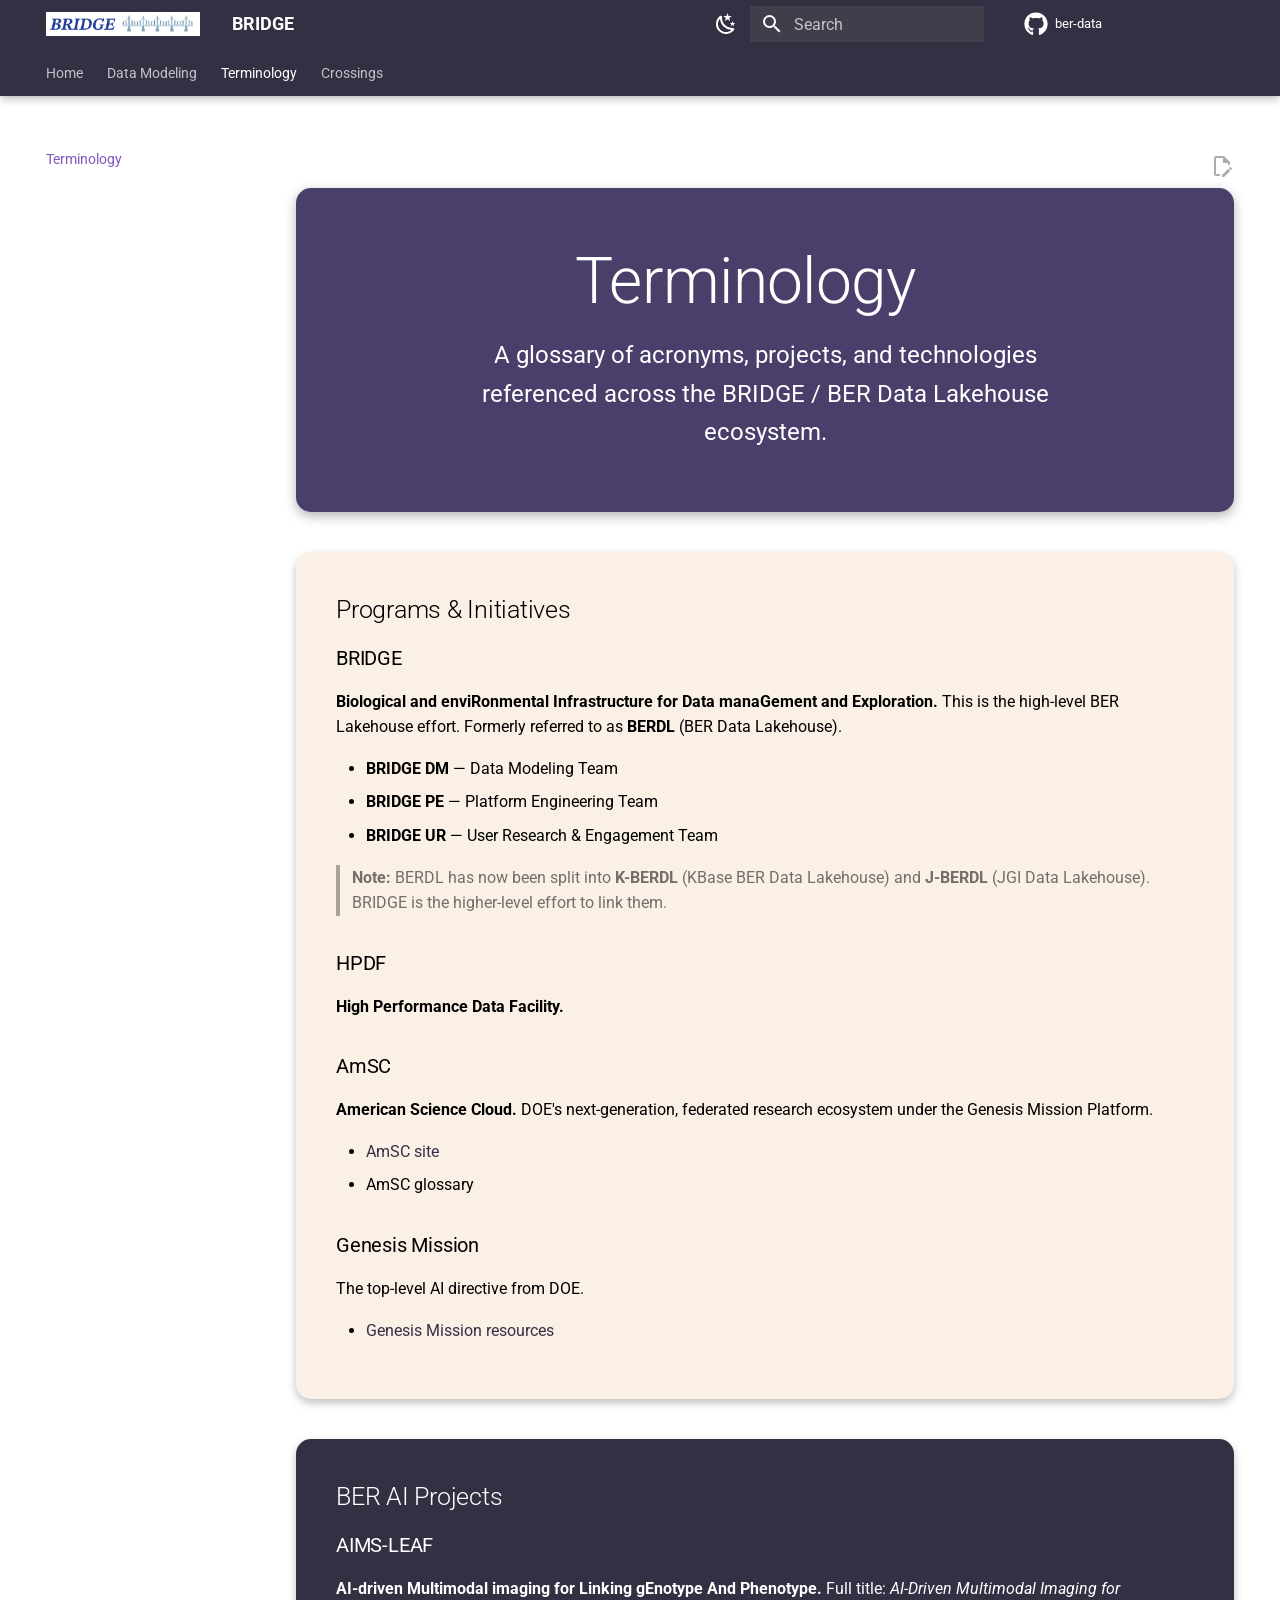
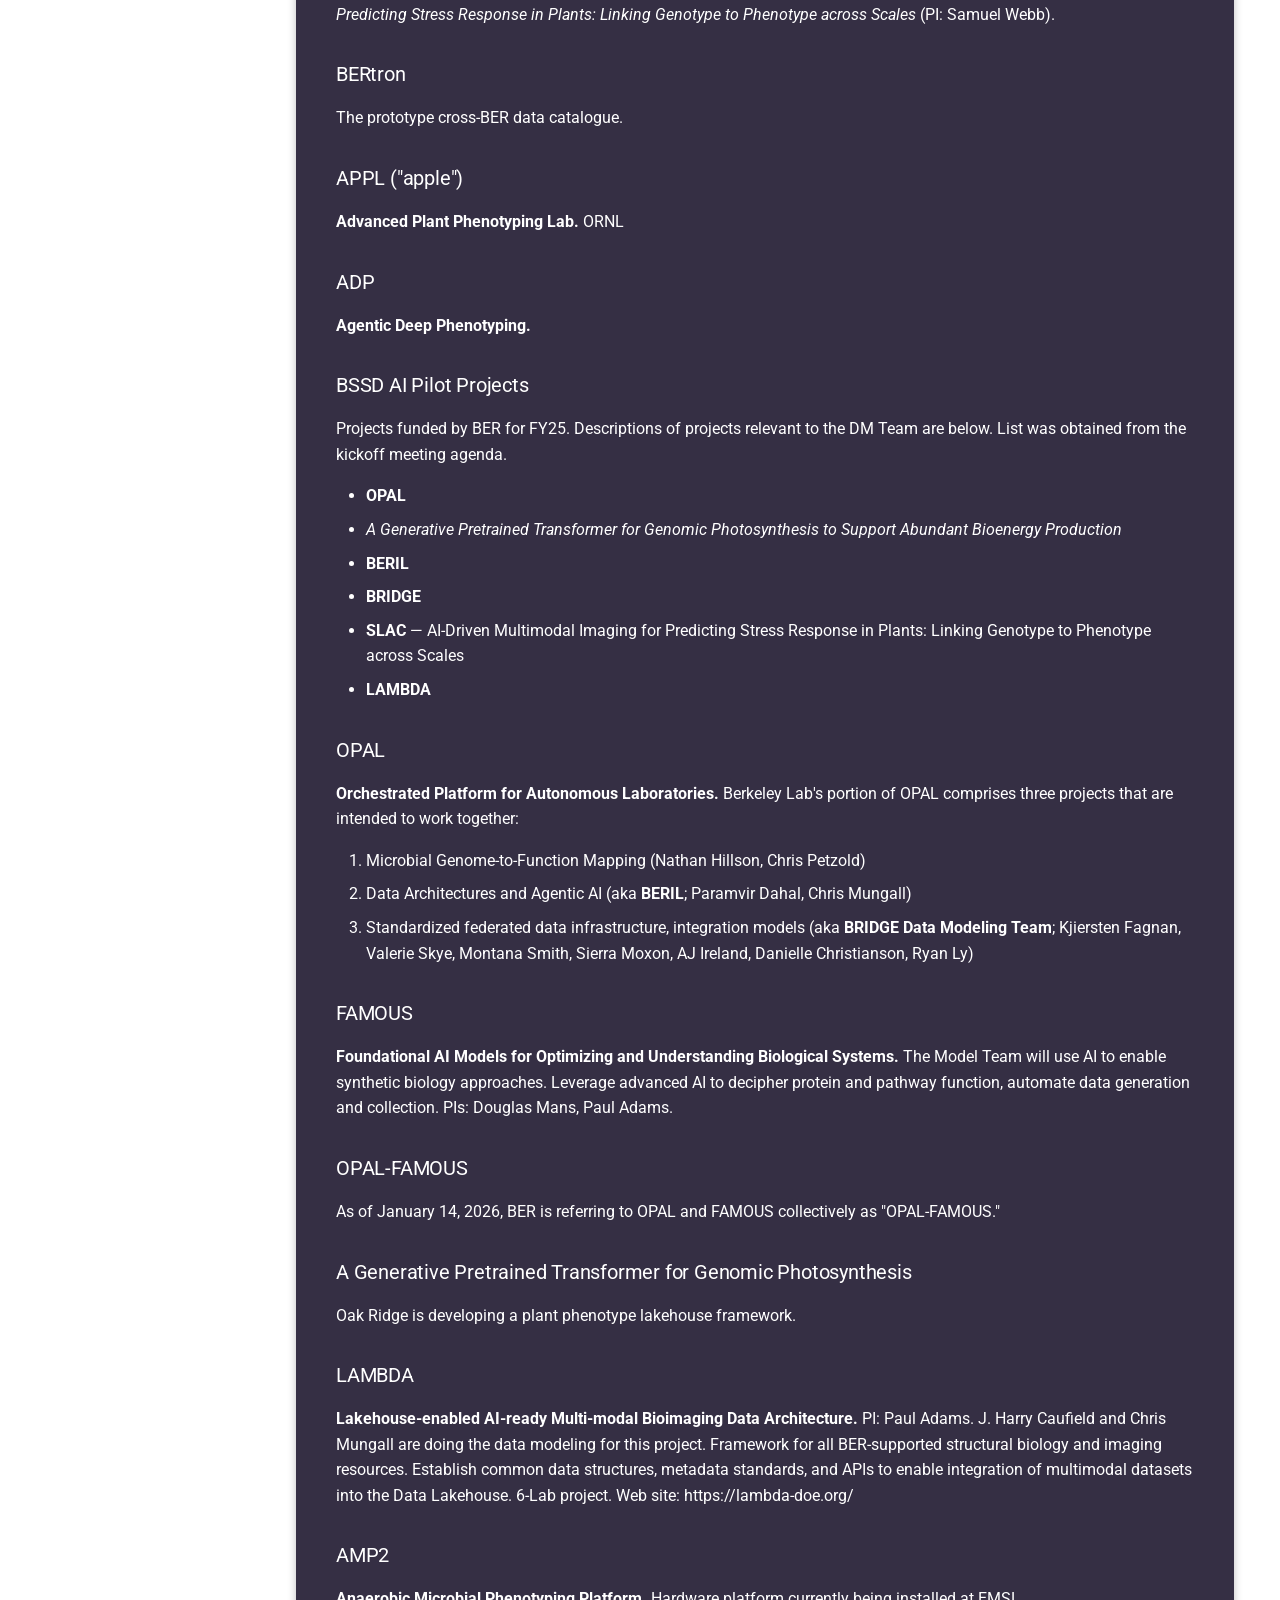
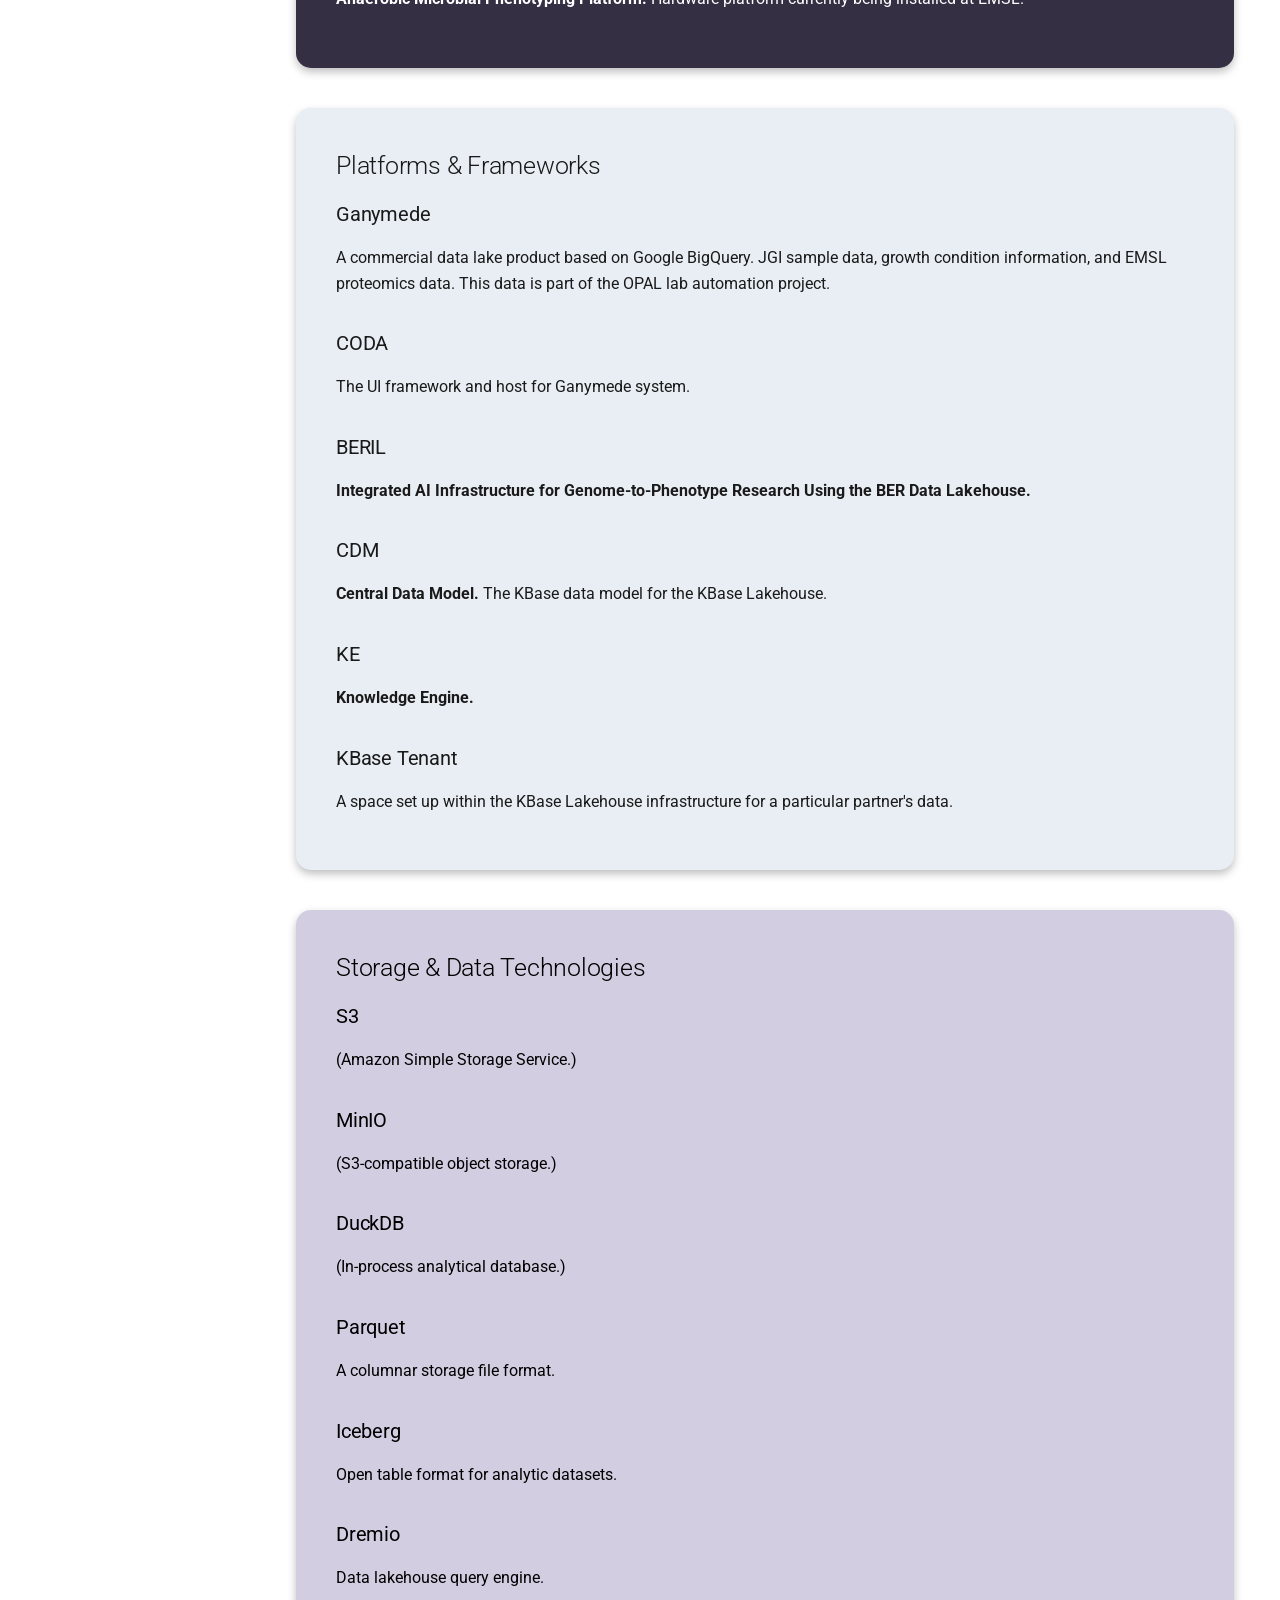
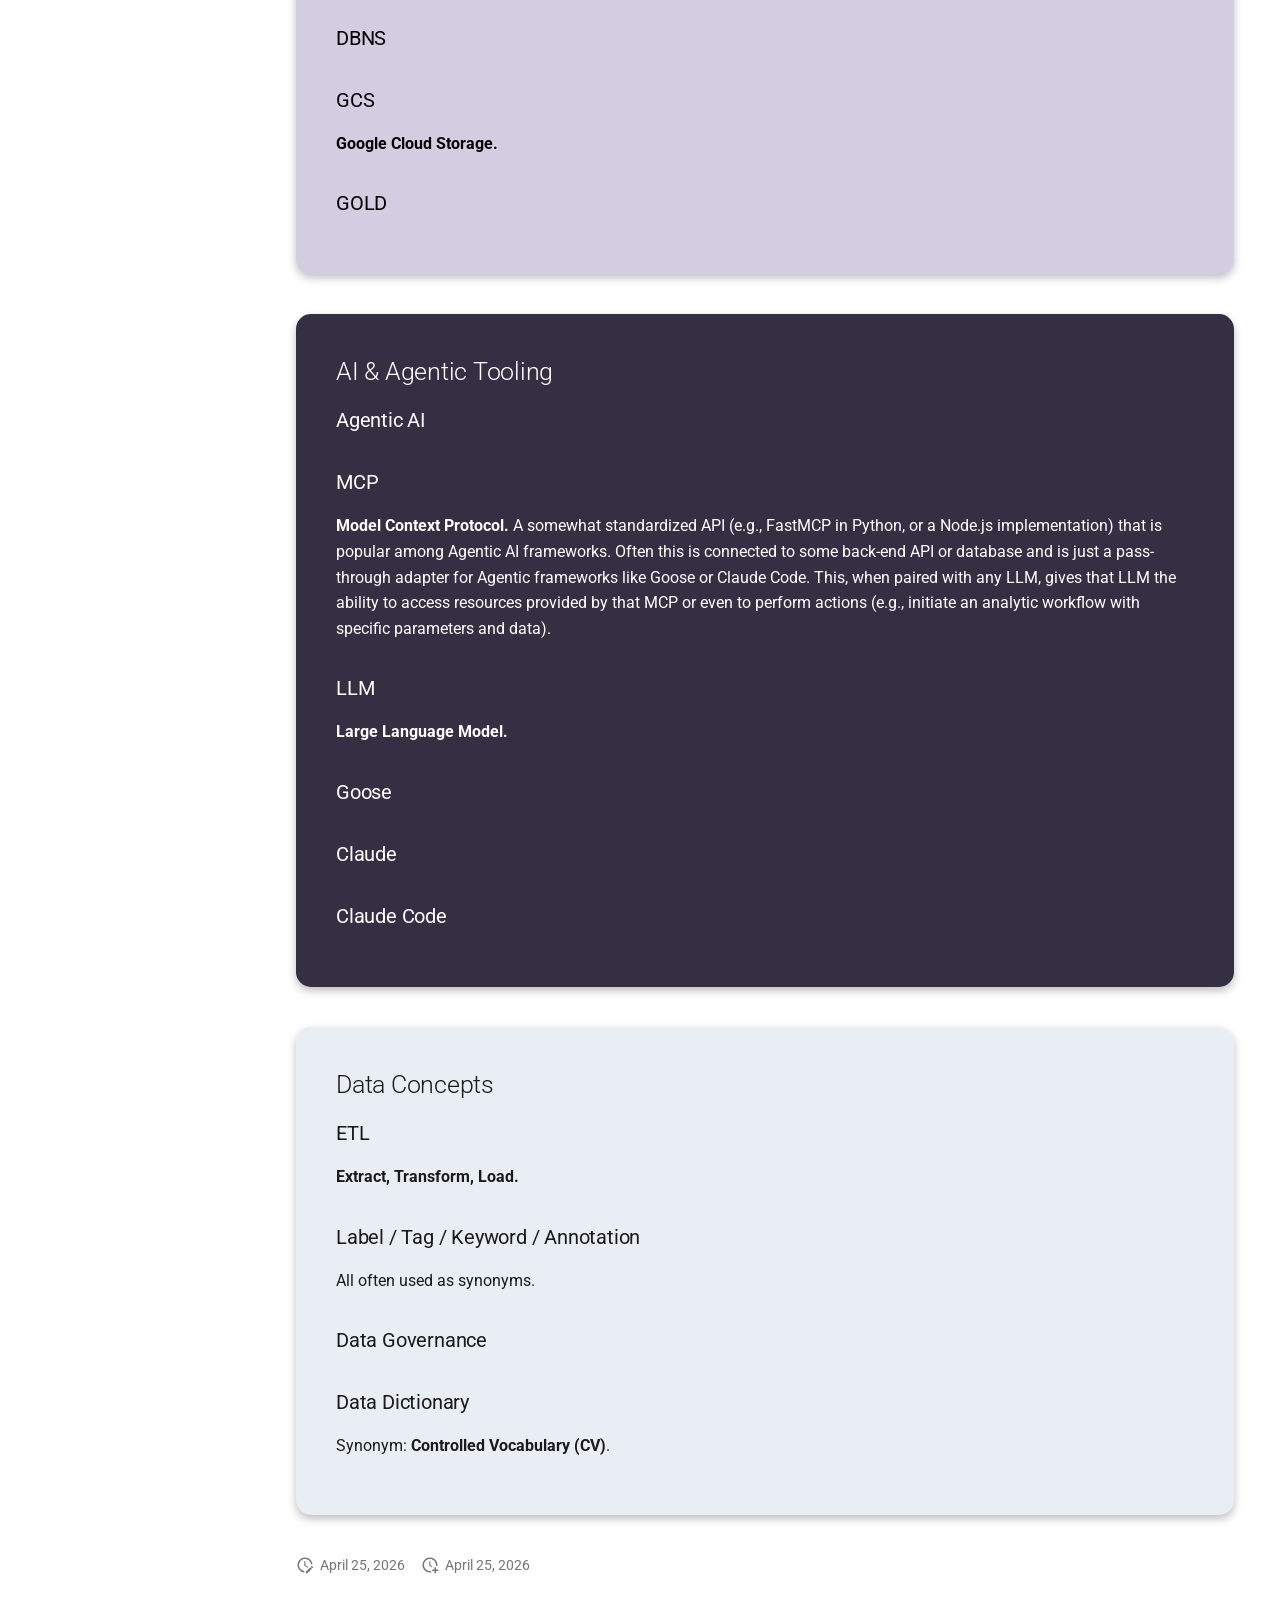
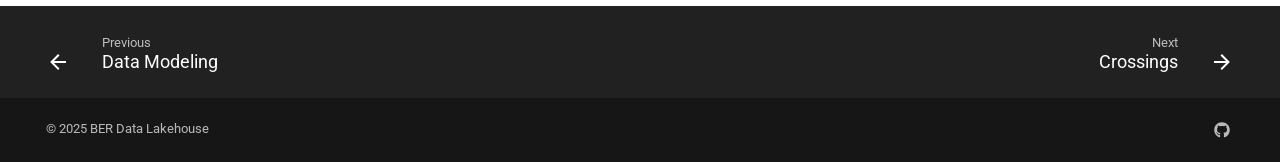
<file: terminology/index.html>
<!doctype html><html lang=en class=no-js> <head><meta charset=utf-8><meta name=viewport content="width=device-width,initial-scale=1"><meta name=description content="Landing page for the BER Data GitHub organization"><link href=https://ber-data.github.io/terminology/ rel=canonical><link href=../schemas/ rel=prev><link href=../blog/ rel=next><link rel=alternate type=application/rss+xml title="RSS feed" href=../feed_rss_created.xml><link rel=alternate type=application/rss+xml title="RSS feed of updated content" href=../feed_rss_updated.xml><link rel=icon href=../assets/favicon.png><meta name=generator content="mkdocs-1.6.1, mkdocs-material-9.7.6"><title>Terminology - BRIDGE</title><link rel=stylesheet href=../assets/stylesheets/main.484c7ddc.min.css><link rel=stylesheet href=../assets/stylesheets/palette.ab4e12ef.min.css><link rel=preconnect href=https://fonts.gstatic.com crossorigin><link rel=stylesheet href="https://fonts.googleapis.com/css?family=Roboto:300,300i,400,400i,700,700i%7CRoboto+Mono:400,400i,700,700i&display=fallback"><style>:root{--md-text-font:"Roboto";--md-code-font:"Roboto Mono"}</style><link rel=stylesheet href=../stylesheets/extra.css><script>__md_scope=new URL("..",location),__md_hash=e=>[...e].reduce(((e,_)=>(e<<5)-e+_.charCodeAt(0)),0),__md_get=(e,_=localStorage,t=__md_scope)=>JSON.parse(_.getItem(t.pathname+"."+e)),__md_set=(e,_,t=localStorage,a=__md_scope)=>{try{t.setItem(a.pathname+"."+e,JSON.stringify(_))}catch(e){}}</script></head> <body dir=ltr data-md-color-scheme=default data-md-color-primary=deep-purple data-md-color-accent=deep-purple> <input class=md-toggle data-md-toggle=drawer type=checkbox id=__drawer autocomplete=off> <input class=md-toggle data-md-toggle=search type=checkbox id=__search autocomplete=off> <label class=md-overlay for=__drawer></label> <div data-md-component=skip> <a href=#terminology class=md-skip> Skip to content </a> </div> <div data-md-component=announce> </div> <header class="md-header md-header--shadow md-header--lifted" data-md-component=header> <nav class="md-header__inner md-grid" aria-label=Header> <a href=.. title=BRIDGE class="md-header__button md-logo" aria-label=BRIDGE data-md-component=logo> <img src=../assets/images/bridge-logo.png alt=logo> </a> <label class="md-header__button md-icon" for=__drawer> <svg xmlns=http://www.w3.org/2000/svg viewbox="0 0 24 24"><path d="M3 6h18v2H3zm0 5h18v2H3zm0 5h18v2H3z"/></svg> </label> <div class=md-header__title data-md-component=header-title> <div class=md-header__ellipsis> <div class=md-header__topic> <span class=md-ellipsis> BRIDGE </span> </div> <div class=md-header__topic data-md-component=header-topic> <span class=md-ellipsis> Terminology </span> </div> </div> </div> <form class=md-header__option data-md-component=palette> <input class=md-option data-md-color-media="(prefers-color-scheme: light)" data-md-color-scheme=default data-md-color-primary=deep-purple data-md-color-accent=deep-purple aria-label="Switch to dark mode" type=radio name=__palette id=__palette_0> <label class="md-header__button md-icon" title="Switch to dark mode" for=__palette_1 hidden> <svg xmlns=http://www.w3.org/2000/svg viewbox="0 0 24 24"><path d="m17.75 4.09-2.53 1.94.91 3.06-2.63-1.81-2.63 1.81.91-3.06-2.53-1.94L12.44 4l1.06-3 1.06 3zm3.5 6.91-1.64 1.25.59 1.98-1.7-1.17-1.7 1.17.59-1.98L15.75 11l2.06-.05L18.5 9l.69 1.95zm-2.28 4.95c.83-.08 1.72 1.1 1.19 1.85-.32.45-.66.87-1.08 1.27C15.17 23 8.84 23 4.94 19.07c-3.91-3.9-3.91-10.24 0-14.14.4-.4.82-.76 1.27-1.08.75-.53 1.93.36 1.85 1.19-.27 2.86.69 5.83 2.89 8.02a9.96 9.96 0 0 0 8.02 2.89m-1.64 2.02a12.08 12.08 0 0 1-7.8-3.47c-2.17-2.19-3.33-5-3.49-7.82-2.81 3.14-2.7 7.96.31 10.98 3.02 3.01 7.84 3.12 10.98.31"/></svg> </label> <input class=md-option data-md-color-media="(prefers-color-scheme: dark)" data-md-color-scheme=slate data-md-color-primary=deep-purple data-md-color-accent=deep-purple aria-label="Switch to light mode" type=radio name=__palette id=__palette_1> <label class="md-header__button md-icon" title="Switch to light mode" for=__palette_0 hidden> <svg xmlns=http://www.w3.org/2000/svg viewbox="0 0 24 24"><path d="M12 7a5 5 0 0 1 5 5 5 5 0 0 1-5 5 5 5 0 0 1-5-5 5 5 0 0 1 5-5m0 2a3 3 0 0 0-3 3 3 3 0 0 0 3 3 3 3 0 0 0 3-3 3 3 0 0 0-3-3m0-7 2.39 3.42C13.65 5.15 12.84 5 12 5s-1.65.15-2.39.42zM3.34 7l4.16-.35A7.2 7.2 0 0 0 5.94 8.5c-.44.74-.69 1.5-.83 2.29zm.02 10 1.76-3.77a7.131 7.131 0 0 0 2.38 4.14zM20.65 7l-1.77 3.79a7.02 7.02 0 0 0-2.38-4.15zm-.01 10-4.14.36c.59-.51 1.12-1.14 1.54-1.86.42-.73.69-1.5.83-2.29zM12 22l-2.41-3.44c.74.27 1.55.44 2.41.44.82 0 1.63-.17 2.37-.44z"/></svg> </label> </form> <script>var palette=__md_get("__palette");if(palette&&palette.color){if("(prefers-color-scheme)"===palette.color.media){var media=matchMedia("(prefers-color-scheme: light)"),input=document.querySelector(media.matches?"[data-md-color-media='(prefers-color-scheme: light)']":"[data-md-color-media='(prefers-color-scheme: dark)']");palette.color.media=input.getAttribute("data-md-color-media"),palette.color.scheme=input.getAttribute("data-md-color-scheme"),palette.color.primary=input.getAttribute("data-md-color-primary"),palette.color.accent=input.getAttribute("data-md-color-accent")}for(var[key,value]of Object.entries(palette.color))document.body.setAttribute("data-md-color-"+key,value)}</script> <label class="md-header__button md-icon" for=__search> <svg xmlns=http://www.w3.org/2000/svg viewbox="0 0 24 24"><path d="M9.5 3A6.5 6.5 0 0 1 16 9.5c0 1.61-.59 3.09-1.56 4.23l.27.27h.79l5 5-1.5 1.5-5-5v-.79l-.27-.27A6.52 6.52 0 0 1 9.5 16 6.5 6.5 0 0 1 3 9.5 6.5 6.5 0 0 1 9.5 3m0 2C7 5 5 7 5 9.5S7 14 9.5 14 14 12 14 9.5 12 5 9.5 5"/></svg> </label> <div class=md-search data-md-component=search role=dialog> <label class=md-search__overlay for=__search></label> <div class=md-search__inner role=search> <form class=md-search__form name=search> <input type=text class=md-search__input name=query aria-label=Search placeholder=Search autocapitalize=off autocorrect=off autocomplete=off spellcheck=false data-md-component=search-query required> <label class="md-search__icon md-icon" for=__search> <svg xmlns=http://www.w3.org/2000/svg viewbox="0 0 24 24"><path d="M9.5 3A6.5 6.5 0 0 1 16 9.5c0 1.61-.59 3.09-1.56 4.23l.27.27h.79l5 5-1.5 1.5-5-5v-.79l-.27-.27A6.52 6.52 0 0 1 9.5 16 6.5 6.5 0 0 1 3 9.5 6.5 6.5 0 0 1 9.5 3m0 2C7 5 5 7 5 9.5S7 14 9.5 14 14 12 14 9.5 12 5 9.5 5"/></svg> <svg xmlns=http://www.w3.org/2000/svg viewbox="0 0 24 24"><path d="M20 11v2H8l5.5 5.5-1.42 1.42L4.16 12l7.92-7.92L13.5 5.5 8 11z"/></svg> </label> <nav class=md-search__options aria-label=Search> <button type=reset class="md-search__icon md-icon" title=Clear aria-label=Clear tabindex=-1> <svg xmlns=http://www.w3.org/2000/svg viewbox="0 0 24 24"><path d="M19 6.41 17.59 5 12 10.59 6.41 5 5 6.41 10.59 12 5 17.59 6.41 19 12 13.41 17.59 19 19 17.59 13.41 12z"/></svg> </button> </nav> <div class=md-search__suggest data-md-component=search-suggest></div> </form> <div class=md-search__output> <div class=md-search__scrollwrap tabindex=0 data-md-scrollfix> <div class=md-search-result data-md-component=search-result> <div class=md-search-result__meta> Initializing search </div> <ol class=md-search-result__list role=presentation></ol> </div> </div> </div> </div> </div> <div class=md-header__source> <a href=https://github.com/ber-data title="Go to repository" class=md-source data-md-component=source> <div class="md-source__icon md-icon"> <svg xmlns=http://www.w3.org/2000/svg viewbox="0 0 512 512"><!-- Font Awesome Free 7.1.0 by @fontawesome - https://fontawesome.com License - https://fontawesome.com/license/free (Icons: CC BY 4.0, Fonts: SIL OFL 1.1, Code: MIT License) Copyright 2025 Fonticons, Inc.--><path d="M173.9 397.4c0 2-2.3 3.6-5.2 3.6-3.3.3-5.6-1.3-5.6-3.6 0-2 2.3-3.6 5.2-3.6 3-.3 5.6 1.3 5.6 3.6m-31.1-4.5c-.7 2 1.3 4.3 4.3 4.9 2.6 1 5.6 0 6.2-2s-1.3-4.3-4.3-5.2c-2.6-.7-5.5.3-6.2 2.3m44.2-1.7c-2.9.7-4.9 2.6-4.6 4.9.3 2 2.9 3.3 5.9 2.6 2.9-.7 4.9-2.6 4.6-4.6-.3-1.9-3-3.2-5.9-2.9M252.8 8C114.1 8 8 113.3 8 252c0 110.9 69.8 205.8 169.5 239.2 12.8 2.3 17.3-5.6 17.3-12.1 0-6.2-.3-40.4-.3-61.4 0 0-70 15-84.7-29.8 0 0-11.4-29.1-27.8-36.6 0 0-22.9-15.7 1.6-15.4 0 0 24.9 2 38.6 25.8 21.9 38.6 58.6 27.5 72.9 20.9 2.3-16 8.8-27.1 16-33.7-55.9-6.2-112.3-14.3-112.3-110.5 0-27.5 7.6-41.3 23.6-58.9-2.6-6.5-11.1-33.3 2.6-67.9 20.9-6.5 69 27 69 27 20-5.6 41.5-8.5 62.8-8.5s42.8 2.9 62.8 8.5c0 0 48.1-33.6 69-27 13.7 34.7 5.2 61.4 2.6 67.9 16 17.7 25.8 31.5 25.8 58.9 0 96.5-58.9 104.2-114.8 110.5 9.2 7.9 17 22.9 17 46.4 0 33.7-.3 75.4-.3 83.6 0 6.5 4.6 14.4 17.3 12.1C436.2 457.8 504 362.9 504 252 504 113.3 391.5 8 252.8 8M105.2 352.9c-1.3 1-1 3.3.7 5.2 1.6 1.6 3.9 2.3 5.2 1 1.3-1 1-3.3-.7-5.2-1.6-1.6-3.9-2.3-5.2-1m-10.8-8.1c-.7 1.3.3 2.9 2.3 3.9 1.6 1 3.6.7 4.3-.7.7-1.3-.3-2.9-2.3-3.9-2-.6-3.6-.3-4.3.7m32.4 35.6c-1.6 1.3-1 4.3 1.3 6.2 2.3 2.3 5.2 2.6 6.5 1 1.3-1.3.7-4.3-1.3-6.2-2.2-2.3-5.2-2.6-6.5-1m-11.4-14.7c-1.6 1-1.6 3.6 0 5.9s4.3 3.3 5.6 2.3c1.6-1.3 1.6-3.9 0-6.2-1.4-2.3-4-3.3-5.6-2"/></svg> </div> <div class=md-source__repository> ber-data </div> </a> </div> </nav> <nav class=md-tabs aria-label=Tabs data-md-component=tabs> <div class=md-grid> <ul class=md-tabs__list> <li class=md-tabs__item> <a href=.. class=md-tabs__link> Home </a> </li> <li class=md-tabs__item> <a href=../schemas/ class=md-tabs__link> Data Modeling </a> </li> <li class="md-tabs__item md-tabs__item--active"> <a href=./ class=md-tabs__link> Terminology </a> </li> <li class=md-tabs__item> <a href=../blog/ class=md-tabs__link> Crossings </a> </li> </ul> </div> </nav> </header> <div class=md-container data-md-component=container> <main class=md-main data-md-component=main> <div class="md-main__inner md-grid"> <div class="md-sidebar md-sidebar--primary" data-md-component=sidebar data-md-type=navigation> <div class=md-sidebar__scrollwrap> <div class=md-sidebar__inner> <nav class="md-nav md-nav--primary md-nav--lifted" aria-label=Navigation data-md-level=0> <label class=md-nav__title for=__drawer> <a href=.. title=BRIDGE class="md-nav__button md-logo" aria-label=BRIDGE data-md-component=logo> <img src=../assets/images/bridge-logo.png alt=logo> </a> BRIDGE </label> <div class=md-nav__source> <a href=https://github.com/ber-data title="Go to repository" class=md-source data-md-component=source> <div class="md-source__icon md-icon"> <svg xmlns=http://www.w3.org/2000/svg viewbox="0 0 512 512"><!-- Font Awesome Free 7.1.0 by @fontawesome - https://fontawesome.com License - https://fontawesome.com/license/free (Icons: CC BY 4.0, Fonts: SIL OFL 1.1, Code: MIT License) Copyright 2025 Fonticons, Inc.--><path d="M173.9 397.4c0 2-2.3 3.6-5.2 3.6-3.3.3-5.6-1.3-5.6-3.6 0-2 2.3-3.6 5.2-3.6 3-.3 5.6 1.3 5.6 3.6m-31.1-4.5c-.7 2 1.3 4.3 4.3 4.9 2.6 1 5.6 0 6.2-2s-1.3-4.3-4.3-5.2c-2.6-.7-5.5.3-6.2 2.3m44.2-1.7c-2.9.7-4.9 2.6-4.6 4.9.3 2 2.9 3.3 5.9 2.6 2.9-.7 4.9-2.6 4.6-4.6-.3-1.9-3-3.2-5.9-2.9M252.8 8C114.1 8 8 113.3 8 252c0 110.9 69.8 205.8 169.5 239.2 12.8 2.3 17.3-5.6 17.3-12.1 0-6.2-.3-40.4-.3-61.4 0 0-70 15-84.7-29.8 0 0-11.4-29.1-27.8-36.6 0 0-22.9-15.7 1.6-15.4 0 0 24.9 2 38.6 25.8 21.9 38.6 58.6 27.5 72.9 20.9 2.3-16 8.8-27.1 16-33.7-55.9-6.2-112.3-14.3-112.3-110.5 0-27.5 7.6-41.3 23.6-58.9-2.6-6.5-11.1-33.3 2.6-67.9 20.9-6.5 69 27 69 27 20-5.6 41.5-8.5 62.8-8.5s42.8 2.9 62.8 8.5c0 0 48.1-33.6 69-27 13.7 34.7 5.2 61.4 2.6 67.9 16 17.7 25.8 31.5 25.8 58.9 0 96.5-58.9 104.2-114.8 110.5 9.2 7.9 17 22.9 17 46.4 0 33.7-.3 75.4-.3 83.6 0 6.5 4.6 14.4 17.3 12.1C436.2 457.8 504 362.9 504 252 504 113.3 391.5 8 252.8 8M105.2 352.9c-1.3 1-1 3.3.7 5.2 1.6 1.6 3.9 2.3 5.2 1 1.3-1 1-3.3-.7-5.2-1.6-1.6-3.9-2.3-5.2-1m-10.8-8.1c-.7 1.3.3 2.9 2.3 3.9 1.6 1 3.6.7 4.3-.7.7-1.3-.3-2.9-2.3-3.9-2-.6-3.6-.3-4.3.7m32.4 35.6c-1.6 1.3-1 4.3 1.3 6.2 2.3 2.3 5.2 2.6 6.5 1 1.3-1.3.7-4.3-1.3-6.2-2.2-2.3-5.2-2.6-6.5-1m-11.4-14.7c-1.6 1-1.6 3.6 0 5.9s4.3 3.3 5.6 2.3c1.6-1.3 1.6-3.9 0-6.2-1.4-2.3-4-3.3-5.6-2"/></svg> </div> <div class=md-source__repository> ber-data </div> </a> </div> <ul class=md-nav__list data-md-scrollfix> <li class=md-nav__item> <a href=.. class=md-nav__link> <span class=md-ellipsis> Home </span> </a> </li> <li class=md-nav__item> <a href=../schemas/ class=md-nav__link> <span class=md-ellipsis> Data Modeling </span> </a> </li> <li class="md-nav__item md-nav__item--active"> <input class="md-nav__toggle md-toggle" type=checkbox id=__toc> <label class="md-nav__link md-nav__link--active" for=__toc> <span class=md-ellipsis> Terminology </span> <span class="md-nav__icon md-icon"></span> </label> <a href=./ class="md-nav__link md-nav__link--active"> <span class=md-ellipsis> Terminology </span> </a> <nav class="md-nav md-nav--secondary" aria-label="Table of contents"> <label class=md-nav__title for=__toc> <span class="md-nav__icon md-icon"></span> Table of contents </label> <ul class=md-nav__list data-md-component=toc data-md-scrollfix> <li class=md-nav__item> <a href=#programs-initiatives class=md-nav__link> <span class=md-ellipsis> Programs &amp; Initiatives </span> </a> <nav class=md-nav aria-label="Programs & Initiatives"> <ul class=md-nav__list> <li class=md-nav__item> <a href=#bridge class=md-nav__link> <span class=md-ellipsis> BRIDGE </span> </a> </li> <li class=md-nav__item> <a href=#hpdf class=md-nav__link> <span class=md-ellipsis> HPDF </span> </a> </li> <li class=md-nav__item> <a href=#amsc class=md-nav__link> <span class=md-ellipsis> AmSC </span> </a> </li> <li class=md-nav__item> <a href=#genesis-mission class=md-nav__link> <span class=md-ellipsis> Genesis Mission </span> </a> </li> </ul> </nav> </li> <li class=md-nav__item> <a href=#ber-ai-projects class=md-nav__link> <span class=md-ellipsis> BER AI Projects </span> </a> <nav class=md-nav aria-label="BER AI Projects"> <ul class=md-nav__list> <li class=md-nav__item> <a href=#aims-leaf class=md-nav__link> <span class=md-ellipsis> AIMS-LEAF </span> </a> </li> <li class=md-nav__item> <a href=#bertron class=md-nav__link> <span class=md-ellipsis> BERtron </span> </a> </li> <li class=md-nav__item> <a href=#appl-apple class=md-nav__link> <span class=md-ellipsis> APPL ("apple") </span> </a> </li> <li class=md-nav__item> <a href=#adp class=md-nav__link> <span class=md-ellipsis> ADP </span> </a> </li> <li class=md-nav__item> <a href=#bssd-ai-pilot-projects class=md-nav__link> <span class=md-ellipsis> BSSD AI Pilot Projects </span> </a> </li> <li class=md-nav__item> <a href=#opal class=md-nav__link> <span class=md-ellipsis> OPAL </span> </a> </li> <li class=md-nav__item> <a href=#famous class=md-nav__link> <span class=md-ellipsis> FAMOUS </span> </a> </li> <li class=md-nav__item> <a href=#opal-famous class=md-nav__link> <span class=md-ellipsis> OPAL-FAMOUS </span> </a> </li> <li class=md-nav__item> <a href=#a-generative-pretrained-transformer-for-genomic-photosynthesis class=md-nav__link> <span class=md-ellipsis> A Generative Pretrained Transformer for Genomic Photosynthesis </span> </a> </li> <li class=md-nav__item> <a href=#lambda class=md-nav__link> <span class=md-ellipsis> LAMBDA </span> </a> </li> <li class=md-nav__item> <a href=#amp2 class=md-nav__link> <span class=md-ellipsis> AMP2 </span> </a> </li> </ul> </nav> </li> <li class=md-nav__item> <a href=#platforms-frameworks class=md-nav__link> <span class=md-ellipsis> Platforms &amp; Frameworks </span> </a> <nav class=md-nav aria-label="Platforms & Frameworks"> <ul class=md-nav__list> <li class=md-nav__item> <a href=#ganymede class=md-nav__link> <span class=md-ellipsis> Ganymede </span> </a> </li> <li class=md-nav__item> <a href=#coda class=md-nav__link> <span class=md-ellipsis> CODA </span> </a> </li> <li class=md-nav__item> <a href=#beril class=md-nav__link> <span class=md-ellipsis> BERIL </span> </a> </li> <li class=md-nav__item> <a href=#cdm class=md-nav__link> <span class=md-ellipsis> CDM </span> </a> </li> <li class=md-nav__item> <a href=#ke class=md-nav__link> <span class=md-ellipsis> KE </span> </a> </li> <li class=md-nav__item> <a href=#kbase-tenant class=md-nav__link> <span class=md-ellipsis> KBase Tenant </span> </a> </li> </ul> </nav> </li> <li class=md-nav__item> <a href=#storage-data-technologies class=md-nav__link> <span class=md-ellipsis> Storage &amp; Data Technologies </span> </a> <nav class=md-nav aria-label="Storage & Data Technologies"> <ul class=md-nav__list> <li class=md-nav__item> <a href=#s3 class=md-nav__link> <span class=md-ellipsis> S3 </span> </a> </li> <li class=md-nav__item> <a href=#minio class=md-nav__link> <span class=md-ellipsis> MinIO </span> </a> </li> <li class=md-nav__item> <a href=#duckdb class=md-nav__link> <span class=md-ellipsis> DuckDB </span> </a> </li> <li class=md-nav__item> <a href=#parquet class=md-nav__link> <span class=md-ellipsis> Parquet </span> </a> </li> <li class=md-nav__item> <a href=#iceberg class=md-nav__link> <span class=md-ellipsis> Iceberg </span> </a> </li> <li class=md-nav__item> <a href=#dremio class=md-nav__link> <span class=md-ellipsis> Dremio </span> </a> </li> <li class=md-nav__item> <a href=#dbns class=md-nav__link> <span class=md-ellipsis> DBNS </span> </a> </li> <li class=md-nav__item> <a href=#gcs class=md-nav__link> <span class=md-ellipsis> GCS </span> </a> </li> <li class=md-nav__item> <a href=#gold class=md-nav__link> <span class=md-ellipsis> GOLD </span> </a> </li> </ul> </nav> </li> <li class=md-nav__item> <a href=#ai-agentic-tooling class=md-nav__link> <span class=md-ellipsis> AI &amp; Agentic Tooling </span> </a> <nav class=md-nav aria-label="AI & Agentic Tooling"> <ul class=md-nav__list> <li class=md-nav__item> <a href=#agentic-ai class=md-nav__link> <span class=md-ellipsis> Agentic AI </span> </a> </li> <li class=md-nav__item> <a href=#mcp class=md-nav__link> <span class=md-ellipsis> MCP </span> </a> </li> <li class=md-nav__item> <a href=#llm class=md-nav__link> <span class=md-ellipsis> LLM </span> </a> </li> <li class=md-nav__item> <a href=#goose class=md-nav__link> <span class=md-ellipsis> Goose </span> </a> </li> <li class=md-nav__item> <a href=#claude class=md-nav__link> <span class=md-ellipsis> Claude </span> </a> </li> <li class=md-nav__item> <a href=#claude-code class=md-nav__link> <span class=md-ellipsis> Claude Code </span> </a> </li> </ul> </nav> </li> <li class=md-nav__item> <a href=#data-concepts class=md-nav__link> <span class=md-ellipsis> Data Concepts </span> </a> <nav class=md-nav aria-label="Data Concepts"> <ul class=md-nav__list> <li class=md-nav__item> <a href=#etl class=md-nav__link> <span class=md-ellipsis> ETL </span> </a> </li> <li class=md-nav__item> <a href=#label-tag-keyword-annotation class=md-nav__link> <span class=md-ellipsis> Label / Tag / Keyword / Annotation </span> </a> </li> <li class=md-nav__item> <a href=#data-governance class=md-nav__link> <span class=md-ellipsis> Data Governance </span> </a> </li> <li class=md-nav__item> <a href=#data-dictionary class=md-nav__link> <span class=md-ellipsis> Data Dictionary </span> </a> </li> </ul> </nav> </li> </ul> </nav> </li> <li class="md-nav__item md-nav__item--nested"> <input class="md-nav__toggle md-toggle " type=checkbox id=__nav_4> <label class=md-nav__link for=__nav_4 id=__nav_4_label tabindex=0> <span class=md-ellipsis> Crossings </span> <span class="md-nav__icon md-icon"></span> </label> <nav class=md-nav data-md-level=1 aria-labelledby=__nav_4_label aria-expanded=false> <label class=md-nav__title for=__nav_4> <span class="md-nav__icon md-icon"></span> Crossings </label> <ul class=md-nav__list data-md-scrollfix> <li class=md-nav__item> <a href=../blog/ class=md-nav__link> <span class=md-ellipsis> Crossings </span> </a> </li> <li class="md-nav__item md-nav__item--nested"> <input class="md-nav__toggle md-toggle " type=checkbox id=__nav_4_2> <label class=md-nav__link for=__nav_4_2 id=__nav_4_2_label tabindex=0> <span class=md-ellipsis> Archive </span> <span class="md-nav__icon md-icon"></span> </label> <nav class=md-nav data-md-level=2 aria-labelledby=__nav_4_2_label aria-expanded=false> <label class=md-nav__title for=__nav_4_2> <span class="md-nav__icon md-icon"></span> Archive </label> <ul class=md-nav__list data-md-scrollfix> <li class=md-nav__item> <a href=../blog/archive/2026/ class=md-nav__link> <span class=md-ellipsis> 2026 </span> </a> </li> </ul> </nav> </li> <li class="md-nav__item md-nav__item--nested"> <input class="md-nav__toggle md-toggle " type=checkbox id=__nav_4_3> <label class=md-nav__link for=__nav_4_3 id=__nav_4_3_label tabindex=0> <span class=md-ellipsis> Categories </span> <span class="md-nav__icon md-icon"></span> </label> <nav class=md-nav data-md-level=2 aria-labelledby=__nav_4_3_label aria-expanded=false> <label class=md-nav__title for=__nav_4_3> <span class="md-nav__icon md-icon"></span> Categories </label> <ul class=md-nav__list data-md-scrollfix> <li class=md-nav__item> <a href=../blog/category/announcements/ class=md-nav__link> <span class=md-ellipsis> Announcements </span> </a> </li> </ul> </nav> </li> </ul> </nav> </li> </ul> </nav> </div> </div> </div> <div class="md-sidebar md-sidebar--secondary" data-md-component=sidebar data-md-type=toc hidden> <div class=md-sidebar__scrollwrap> <div class=md-sidebar__inner> <nav class="md-nav md-nav--secondary" aria-label="Table of contents"> <label class=md-nav__title for=__toc> <span class="md-nav__icon md-icon"></span> Table of contents </label> <ul class=md-nav__list data-md-component=toc data-md-scrollfix> <li class=md-nav__item> <a href=#programs-initiatives class=md-nav__link> <span class=md-ellipsis> Programs &amp; Initiatives </span> </a> <nav class=md-nav aria-label="Programs & Initiatives"> <ul class=md-nav__list> <li class=md-nav__item> <a href=#bridge class=md-nav__link> <span class=md-ellipsis> BRIDGE </span> </a> </li> <li class=md-nav__item> <a href=#hpdf class=md-nav__link> <span class=md-ellipsis> HPDF </span> </a> </li> <li class=md-nav__item> <a href=#amsc class=md-nav__link> <span class=md-ellipsis> AmSC </span> </a> </li> <li class=md-nav__item> <a href=#genesis-mission class=md-nav__link> <span class=md-ellipsis> Genesis Mission </span> </a> </li> </ul> </nav> </li> <li class=md-nav__item> <a href=#ber-ai-projects class=md-nav__link> <span class=md-ellipsis> BER AI Projects </span> </a> <nav class=md-nav aria-label="BER AI Projects"> <ul class=md-nav__list> <li class=md-nav__item> <a href=#aims-leaf class=md-nav__link> <span class=md-ellipsis> AIMS-LEAF </span> </a> </li> <li class=md-nav__item> <a href=#bertron class=md-nav__link> <span class=md-ellipsis> BERtron </span> </a> </li> <li class=md-nav__item> <a href=#appl-apple class=md-nav__link> <span class=md-ellipsis> APPL ("apple") </span> </a> </li> <li class=md-nav__item> <a href=#adp class=md-nav__link> <span class=md-ellipsis> ADP </span> </a> </li> <li class=md-nav__item> <a href=#bssd-ai-pilot-projects class=md-nav__link> <span class=md-ellipsis> BSSD AI Pilot Projects </span> </a> </li> <li class=md-nav__item> <a href=#opal class=md-nav__link> <span class=md-ellipsis> OPAL </span> </a> </li> <li class=md-nav__item> <a href=#famous class=md-nav__link> <span class=md-ellipsis> FAMOUS </span> </a> </li> <li class=md-nav__item> <a href=#opal-famous class=md-nav__link> <span class=md-ellipsis> OPAL-FAMOUS </span> </a> </li> <li class=md-nav__item> <a href=#a-generative-pretrained-transformer-for-genomic-photosynthesis class=md-nav__link> <span class=md-ellipsis> A Generative Pretrained Transformer for Genomic Photosynthesis </span> </a> </li> <li class=md-nav__item> <a href=#lambda class=md-nav__link> <span class=md-ellipsis> LAMBDA </span> </a> </li> <li class=md-nav__item> <a href=#amp2 class=md-nav__link> <span class=md-ellipsis> AMP2 </span> </a> </li> </ul> </nav> </li> <li class=md-nav__item> <a href=#platforms-frameworks class=md-nav__link> <span class=md-ellipsis> Platforms &amp; Frameworks </span> </a> <nav class=md-nav aria-label="Platforms & Frameworks"> <ul class=md-nav__list> <li class=md-nav__item> <a href=#ganymede class=md-nav__link> <span class=md-ellipsis> Ganymede </span> </a> </li> <li class=md-nav__item> <a href=#coda class=md-nav__link> <span class=md-ellipsis> CODA </span> </a> </li> <li class=md-nav__item> <a href=#beril class=md-nav__link> <span class=md-ellipsis> BERIL </span> </a> </li> <li class=md-nav__item> <a href=#cdm class=md-nav__link> <span class=md-ellipsis> CDM </span> </a> </li> <li class=md-nav__item> <a href=#ke class=md-nav__link> <span class=md-ellipsis> KE </span> </a> </li> <li class=md-nav__item> <a href=#kbase-tenant class=md-nav__link> <span class=md-ellipsis> KBase Tenant </span> </a> </li> </ul> </nav> </li> <li class=md-nav__item> <a href=#storage-data-technologies class=md-nav__link> <span class=md-ellipsis> Storage &amp; Data Technologies </span> </a> <nav class=md-nav aria-label="Storage & Data Technologies"> <ul class=md-nav__list> <li class=md-nav__item> <a href=#s3 class=md-nav__link> <span class=md-ellipsis> S3 </span> </a> </li> <li class=md-nav__item> <a href=#minio class=md-nav__link> <span class=md-ellipsis> MinIO </span> </a> </li> <li class=md-nav__item> <a href=#duckdb class=md-nav__link> <span class=md-ellipsis> DuckDB </span> </a> </li> <li class=md-nav__item> <a href=#parquet class=md-nav__link> <span class=md-ellipsis> Parquet </span> </a> </li> <li class=md-nav__item> <a href=#iceberg class=md-nav__link> <span class=md-ellipsis> Iceberg </span> </a> </li> <li class=md-nav__item> <a href=#dremio class=md-nav__link> <span class=md-ellipsis> Dremio </span> </a> </li> <li class=md-nav__item> <a href=#dbns class=md-nav__link> <span class=md-ellipsis> DBNS </span> </a> </li> <li class=md-nav__item> <a href=#gcs class=md-nav__link> <span class=md-ellipsis> GCS </span> </a> </li> <li class=md-nav__item> <a href=#gold class=md-nav__link> <span class=md-ellipsis> GOLD </span> </a> </li> </ul> </nav> </li> <li class=md-nav__item> <a href=#ai-agentic-tooling class=md-nav__link> <span class=md-ellipsis> AI &amp; Agentic Tooling </span> </a> <nav class=md-nav aria-label="AI & Agentic Tooling"> <ul class=md-nav__list> <li class=md-nav__item> <a href=#agentic-ai class=md-nav__link> <span class=md-ellipsis> Agentic AI </span> </a> </li> <li class=md-nav__item> <a href=#mcp class=md-nav__link> <span class=md-ellipsis> MCP </span> </a> </li> <li class=md-nav__item> <a href=#llm class=md-nav__link> <span class=md-ellipsis> LLM </span> </a> </li> <li class=md-nav__item> <a href=#goose class=md-nav__link> <span class=md-ellipsis> Goose </span> </a> </li> <li class=md-nav__item> <a href=#claude class=md-nav__link> <span class=md-ellipsis> Claude </span> </a> </li> <li class=md-nav__item> <a href=#claude-code class=md-nav__link> <span class=md-ellipsis> Claude Code </span> </a> </li> </ul> </nav> </li> <li class=md-nav__item> <a href=#data-concepts class=md-nav__link> <span class=md-ellipsis> Data Concepts </span> </a> <nav class=md-nav aria-label="Data Concepts"> <ul class=md-nav__list> <li class=md-nav__item> <a href=#etl class=md-nav__link> <span class=md-ellipsis> ETL </span> </a> </li> <li class=md-nav__item> <a href=#label-tag-keyword-annotation class=md-nav__link> <span class=md-ellipsis> Label / Tag / Keyword / Annotation </span> </a> </li> <li class=md-nav__item> <a href=#data-governance class=md-nav__link> <span class=md-ellipsis> Data Governance </span> </a> </li> <li class=md-nav__item> <a href=#data-dictionary class=md-nav__link> <span class=md-ellipsis> Data Dictionary </span> </a> </li> </ul> </nav> </li> </ul> </nav> </div> </div> </div> <div class=md-content data-md-component=content> <article class="md-content__inner md-typeset"> <a href=https://github.com/ber-data/edit/main/docs/terminology.md title="Edit this page" class="md-content__button md-icon" rel=edit> <svg xmlns=http://www.w3.org/2000/svg viewbox="0 0 24 24"><path d="M10 20H6V4h7v5h5v3.1l2-2V8l-6-6H6c-1.1 0-2 .9-2 2v16c0 1.1.9 2 2 2h4zm10.2-7c.1 0 .3.1.4.2l1.3 1.3c.2.2.2.6 0 .8l-1 1-2.1-2.1 1-1c.1-.1.2-.2.4-.2m0 3.9L14.1 23H12v-2.1l6.1-6.1z"/></svg> </a> <div class=hero> <h1 id=terminology>Terminology<a class=headerlink href=#terminology title="Permanent link">&para;</a></h1> <p class=hero-tagline> A glossary of acronyms, projects, and technologies referenced across the BRIDGE / BER Data Lakehouse ecosystem. </p> </div> <section class="section section--welcome"> <h2 id=programs-initiatives>Programs &amp; Initiatives<a class=headerlink href=#programs-initiatives title="Permanent link">&para;</a></h2> <h3 id=bridge>BRIDGE<a class=headerlink href=#bridge title="Permanent link">&para;</a></h3> <p><strong>Biological and enviRonmental Infrastructure for Data manaGement and Exploration.</strong> This is the high-level BER Lakehouse effort. Formerly referred to as <strong>BERDL</strong> (BER Data Lakehouse).</p> <ul> <li><strong>BRIDGE DM</strong> — Data Modeling Team</li> <li><strong>BRIDGE PE</strong> — Platform Engineering Team</li> <li><strong>BRIDGE UR</strong> — User Research &amp; Engagement Team</li> </ul> <blockquote> <p><strong>Note:</strong> BERDL has now been split into <strong>K-BERDL</strong> (KBase BER Data Lakehouse) and <strong>J-BERDL</strong> (JGI Data Lakehouse). BRIDGE is the higher-level effort to link them.</p> </blockquote> <h3 id=hpdf>HPDF<a class=headerlink href=#hpdf title="Permanent link">&para;</a></h3> <p><strong>High Performance Data Facility.</strong></p> <h3 id=amsc>AmSC<a class=headerlink href=#amsc title="Permanent link">&para;</a></h3> <p><strong>American Science Cloud.</strong> DOE's next-generation, federated research ecosystem under the Genesis Mission Platform.</p> <ul> <li><a href=https://amsc.energy.gov/ >AmSC site</a></li> <li>AmSC glossary</li> </ul> <h3 id=genesis-mission>Genesis Mission<a class=headerlink href=#genesis-mission title="Permanent link">&para;</a></h3> <p>The top-level AI directive from DOE.</p> <ul> <li><a href=https://drive.google.com/drive/folders/1cszfGF5FBom7uXnBrVoH4hyHTicsoR0l>Genesis Mission resources</a></li> </ul> </section> <section class="section section--infrastructure"> <h2 id=ber-ai-projects>BER AI Projects<a class=headerlink href=#ber-ai-projects title="Permanent link">&para;</a></h2> <h3 id=aims-leaf>AIMS-LEAF<a class=headerlink href=#aims-leaf title="Permanent link">&para;</a></h3> <p><strong>AI-driven Multimodal imaging for Linking gEnotype And Phenotype.</strong> Full title: <em>AI-Driven Multimodal Imaging for Predicting Stress Response in Plants: Linking Genotype to Phenotype across Scales</em> (PI: Samuel Webb).</p> <h3 id=bertron>BERtron<a class=headerlink href=#bertron title="Permanent link">&para;</a></h3> <p>The prototype cross-BER data catalogue. </p> <h3 id=appl-apple>APPL ("apple")<a class=headerlink href=#appl-apple title="Permanent link">&para;</a></h3> <p><strong>Advanced Plant Phenotyping Lab.</strong> ORNL</p> <h3 id=adp>ADP<a class=headerlink href=#adp title="Permanent link">&para;</a></h3> <p><strong>Agentic Deep Phenotyping.</strong> </p> <h3 id=bssd-ai-pilot-projects>BSSD AI Pilot Projects<a class=headerlink href=#bssd-ai-pilot-projects title="Permanent link">&para;</a></h3> <p>Projects funded by BER for FY25. Descriptions of projects relevant to the DM Team are below. List was obtained from the kickoff meeting agenda.</p> <ul> <li><strong>OPAL</strong></li> <li><em>A Generative Pretrained Transformer for Genomic Photosynthesis to Support Abundant Bioenergy Production</em></li> <li><strong>BERIL</strong></li> <li><strong>BRIDGE</strong></li> <li><strong>SLAC</strong> — AI-Driven Multimodal Imaging for Predicting Stress Response in Plants: Linking Genotype to Phenotype across Scales</li> <li><strong>LAMBDA</strong></li> </ul> <h3 id=opal>OPAL<a class=headerlink href=#opal title="Permanent link">&para;</a></h3> <p><strong>Orchestrated Platform for Autonomous Laboratories.</strong> Berkeley Lab's portion of OPAL comprises three projects that are intended to work together:</p> <ol> <li>Microbial Genome-to-Function Mapping (Nathan Hillson, Chris Petzold)</li> <li>Data Architectures and Agentic AI (aka <strong>BERIL</strong>; Paramvir Dahal, Chris Mungall)</li> <li>Standardized federated data infrastructure, integration models (aka <strong>BRIDGE Data Modeling Team</strong>; Kjiersten Fagnan, Valerie Skye, Montana Smith, Sierra Moxon, AJ Ireland, Danielle Christianson, Ryan Ly)</li> </ol> <h3 id=famous>FAMOUS<a class=headerlink href=#famous title="Permanent link">&para;</a></h3> <p><strong>Foundational AI Models for Optimizing and Understanding Biological Systems.</strong> The Model Team will use AI to enable synthetic biology approaches. Leverage advanced AI to decipher protein and pathway function, automate data generation and collection. PIs: Douglas Mans, Paul Adams.</p> <h3 id=opal-famous>OPAL-FAMOUS<a class=headerlink href=#opal-famous title="Permanent link">&para;</a></h3> <p>As of January 14, 2026, BER is referring to OPAL and FAMOUS collectively as "OPAL-FAMOUS."</p> <h3 id=a-generative-pretrained-transformer-for-genomic-photosynthesis>A Generative Pretrained Transformer for Genomic Photosynthesis<a class=headerlink href=#a-generative-pretrained-transformer-for-genomic-photosynthesis title="Permanent link">&para;</a></h3> <p>Oak Ridge is developing a plant phenotype lakehouse framework.</p> <h3 id=lambda>LAMBDA<a class=headerlink href=#lambda title="Permanent link">&para;</a></h3> <p><strong>Lakehouse-enabled AI-ready Multi-modal Bioimaging Data Architecture.</strong> PI: Paul Adams. J. Harry Caufield and Chris Mungall are doing the data modeling for this project. Framework for all BER-supported structural biology and imaging resources. Establish common data structures, metadata standards, and APIs to enable integration of multimodal datasets into the Data Lakehouse. 6-Lab project. Web site: <a href=https://lambda-doe.org/ >https://lambda-doe.org/</a></p> <h3 id=amp2>AMP2<a class=headerlink href=#amp2 title="Permanent link">&para;</a></h3> <p><strong>Anaerobic Microbial Phenotyping Platform.</strong> Hardware platform currently being installed at EMSL. </p> </section> <section class="section section--modeling"> <h2 id=platforms-frameworks>Platforms &amp; Frameworks<a class=headerlink href=#platforms-frameworks title="Permanent link">&para;</a></h2> <h3 id=ganymede>Ganymede<a class=headerlink href=#ganymede title="Permanent link">&para;</a></h3> <p>A commercial data lake product based on Google BigQuery. JGI sample data, growth condition information, and EMSL proteomics data. This data is part of the OPAL lab automation project. </p> <h3 id=coda>CODA<a class=headerlink href=#coda title="Permanent link">&para;</a></h3> <p>The UI framework and host for Ganymede system.</p> <h3 id=beril>BERIL<a class=headerlink href=#beril title="Permanent link">&para;</a></h3> <p><strong>Integrated AI Infrastructure for Genome-to-Phenotype Research Using the BER Data Lakehouse.</strong></p> <h3 id=cdm>CDM<a class=headerlink href=#cdm title="Permanent link">&para;</a></h3> <p><strong>Central Data Model.</strong> The KBase data model for the KBase Lakehouse.</p> <h3 id=ke>KE<a class=headerlink href=#ke title="Permanent link">&para;</a></h3> <p><strong>Knowledge Engine.</strong> </p> <h3 id=kbase-tenant>KBase Tenant<a class=headerlink href=#kbase-tenant title="Permanent link">&para;</a></h3> <p>A space set up within the KBase Lakehouse infrastructure for a particular partner's data.</p> </section> <section class="section section--bertron"> <h2 id=storage-data-technologies>Storage &amp; Data Technologies<a class=headerlink href=#storage-data-technologies title="Permanent link">&para;</a></h2> <h3 id=s3>S3<a class=headerlink href=#s3 title="Permanent link">&para;</a></h3> <p>(Amazon Simple Storage Service.)</p> <h3 id=minio>MinIO<a class=headerlink href=#minio title="Permanent link">&para;</a></h3> <p>(S3-compatible object storage.)</p> <h3 id=duckdb>DuckDB<a class=headerlink href=#duckdb title="Permanent link">&para;</a></h3> <p>(In-process analytical database.)</p> <h3 id=parquet>Parquet<a class=headerlink href=#parquet title="Permanent link">&para;</a></h3> <p>A columnar storage file format.</p> <h3 id=iceberg>Iceberg<a class=headerlink href=#iceberg title="Permanent link">&para;</a></h3> <p>Open table format for analytic datasets.</p> <h3 id=dremio>Dremio<a class=headerlink href=#dremio title="Permanent link">&para;</a></h3> <p>Data lakehouse query engine.</p> <h3 id=dbns>DBNS<a class=headerlink href=#dbns title="Permanent link">&para;</a></h3> <h3 id=gcs>GCS<a class=headerlink href=#gcs title="Permanent link">&para;</a></h3> <p><strong>Google Cloud Storage.</strong></p> <h3 id=gold>GOLD<a class=headerlink href=#gold title="Permanent link">&para;</a></h3> </section> <section class="section section--infrastructure"> <h2 id=ai-agentic-tooling>AI &amp; Agentic Tooling<a class=headerlink href=#ai-agentic-tooling title="Permanent link">&para;</a></h2> <h3 id=agentic-ai>Agentic AI<a class=headerlink href=#agentic-ai title="Permanent link">&para;</a></h3> <h3 id=mcp>MCP<a class=headerlink href=#mcp title="Permanent link">&para;</a></h3> <p><strong>Model Context Protocol.</strong> A somewhat standardized API (e.g., FastMCP in Python, or a Node.js implementation) that is popular among Agentic AI frameworks. Often this is connected to some back-end API or database and is just a pass-through adapter for Agentic frameworks like Goose or Claude Code. This, when paired with any LLM, gives that LLM the ability to access resources provided by that MCP or even to perform actions (e.g., initiate an analytic workflow with specific parameters and data).</p> <h3 id=llm>LLM<a class=headerlink href=#llm title="Permanent link">&para;</a></h3> <p><strong>Large Language Model.</strong></p> <h3 id=goose>Goose<a class=headerlink href=#goose title="Permanent link">&para;</a></h3> <h3 id=claude>Claude<a class=headerlink href=#claude title="Permanent link">&para;</a></h3> <h3 id=claude-code>Claude Code<a class=headerlink href=#claude-code title="Permanent link">&para;</a></h3> </section> <section class="section section--modeling"> <h2 id=data-concepts>Data Concepts<a class=headerlink href=#data-concepts title="Permanent link">&para;</a></h2> <h3 id=etl>ETL<a class=headerlink href=#etl title="Permanent link">&para;</a></h3> <p><strong>Extract, Transform, Load.</strong></p> <h3 id=label-tag-keyword-annotation>Label / Tag / Keyword / Annotation<a class=headerlink href=#label-tag-keyword-annotation title="Permanent link">&para;</a></h3> <p>All often used as synonyms.</p> <h3 id=data-governance>Data Governance<a class=headerlink href=#data-governance title="Permanent link">&para;</a></h3> <h3 id=data-dictionary>Data Dictionary<a class=headerlink href=#data-dictionary title="Permanent link">&para;</a></h3> <p>Synonym: <strong>Controlled Vocabulary (CV)</strong>.</p> </section> <aside class=md-source-file> <span class=md-source-file__fact> <span class=md-icon title="Last update"> <svg xmlns=http://www.w3.org/2000/svg viewbox="0 0 24 24"><path d="M21 13.1c-.1 0-.3.1-.4.2l-1 1 2.1 2.1 1-1c.2-.2.2-.6 0-.8l-1.3-1.3c-.1-.1-.2-.2-.4-.2m-1.9 1.8-6.1 6V23h2.1l6.1-6.1zM12.5 7v5.2l4 2.4-1 1L11 13V7zM11 21.9c-5.1-.5-9-4.8-9-9.9C2 6.5 6.5 2 12 2c5.3 0 9.6 4.1 10 9.3-.3-.1-.6-.2-1-.2s-.7.1-1 .2C19.6 7.2 16.2 4 12 4c-4.4 0-8 3.6-8 8 0 4.1 3.1 7.5 7.1 7.9l-.1.2z"/></svg> </span> <span class="git-revision-date-localized-plugin git-revision-date-localized-plugin-date" title="April 25, 2026 00:25:10 UTC">April 25, 2026</span> </span> <span class=md-source-file__fact> <span class=md-icon title=Created> <svg xmlns=http://www.w3.org/2000/svg viewbox="0 0 24 24"><path d="M14.47 15.08 11 13V7h1.5v5.25l3.08 1.83c-.41.28-.79.62-1.11 1m-1.39 4.84c-.36.05-.71.08-1.08.08-4.42 0-8-3.58-8-8s3.58-8 8-8 8 3.58 8 8c0 .37-.03.72-.08 1.08.69.1 1.33.32 1.92.64.1-.56.16-1.13.16-1.72 0-5.5-4.5-10-10-10S2 6.5 2 12s4.47 10 10 10c.59 0 1.16-.06 1.72-.16-.32-.59-.54-1.23-.64-1.92M18 15v3h-3v2h3v3h2v-3h3v-2h-3v-3z"/></svg> </span> <span class="git-revision-date-localized-plugin git-revision-date-localized-plugin-date" title="April 25, 2026 00:25:10 UTC">April 25, 2026</span> </span> </aside> </article> </div> <script>var target=document.getElementById(location.hash.slice(1));target&&target.name&&(target.checked=target.name.startsWith("__tabbed_"))</script> </div> <button type=button class="md-top md-icon" data-md-component=top hidden> <svg xmlns=http://www.w3.org/2000/svg viewbox="0 0 24 24"><path d="M13 20h-2V8l-5.5 5.5-1.42-1.42L12 4.16l7.92 7.92-1.42 1.42L13 8z"/></svg> Back to top </button> </main> <footer class=md-footer> <nav class="md-footer__inner md-grid" aria-label=Footer> <a href=../schemas/ class="md-footer__link md-footer__link--prev" aria-label="Previous: Data Modeling"> <div class="md-footer__button md-icon"> <svg xmlns=http://www.w3.org/2000/svg viewbox="0 0 24 24"><path d="M20 11v2H8l5.5 5.5-1.42 1.42L4.16 12l7.92-7.92L13.5 5.5 8 11z"/></svg> </div> <div class=md-footer__title> <span class=md-footer__direction> Previous </span> <div class=md-ellipsis> Data Modeling </div> </div> </a> <a href=../blog/ class="md-footer__link md-footer__link--next" aria-label="Next: Crossings"> <div class=md-footer__title> <span class=md-footer__direction> Next </span> <div class=md-ellipsis> Crossings </div> </div> <div class="md-footer__button md-icon"> <svg xmlns=http://www.w3.org/2000/svg viewbox="0 0 24 24"><path d="M4 11v2h12l-5.5 5.5 1.42 1.42L19.84 12l-7.92-7.92L10.5 5.5 16 11z"/></svg> </div> </a> </nav> <div class="md-footer-meta md-typeset"> <div class="md-footer-meta__inner md-grid"> <div class=md-copyright> <div class=md-copyright__highlight> © 2025 BER Data Lakehouse </div> </div> <div class=md-social> <a href=https://github.com/ber-data target=_blank rel=noopener title=github.com class=md-social__link> <svg xmlns=http://www.w3.org/2000/svg viewbox="0 0 512 512"><!-- Font Awesome Free 7.1.0 by @fontawesome - https://fontawesome.com License - https://fontawesome.com/license/free (Icons: CC BY 4.0, Fonts: SIL OFL 1.1, Code: MIT License) Copyright 2025 Fonticons, Inc.--><path d="M173.9 397.4c0 2-2.3 3.6-5.2 3.6-3.3.3-5.6-1.3-5.6-3.6 0-2 2.3-3.6 5.2-3.6 3-.3 5.6 1.3 5.6 3.6m-31.1-4.5c-.7 2 1.3 4.3 4.3 4.9 2.6 1 5.6 0 6.2-2s-1.3-4.3-4.3-5.2c-2.6-.7-5.5.3-6.2 2.3m44.2-1.7c-2.9.7-4.9 2.6-4.6 4.9.3 2 2.9 3.3 5.9 2.6 2.9-.7 4.9-2.6 4.6-4.6-.3-1.9-3-3.2-5.9-2.9M252.8 8C114.1 8 8 113.3 8 252c0 110.9 69.8 205.8 169.5 239.2 12.8 2.3 17.3-5.6 17.3-12.1 0-6.2-.3-40.4-.3-61.4 0 0-70 15-84.7-29.8 0 0-11.4-29.1-27.8-36.6 0 0-22.9-15.7 1.6-15.4 0 0 24.9 2 38.6 25.8 21.9 38.6 58.6 27.5 72.9 20.9 2.3-16 8.8-27.1 16-33.7-55.9-6.2-112.3-14.3-112.3-110.5 0-27.5 7.6-41.3 23.6-58.9-2.6-6.5-11.1-33.3 2.6-67.9 20.9-6.5 69 27 69 27 20-5.6 41.5-8.5 62.8-8.5s42.8 2.9 62.8 8.5c0 0 48.1-33.6 69-27 13.7 34.7 5.2 61.4 2.6 67.9 16 17.7 25.8 31.5 25.8 58.9 0 96.5-58.9 104.2-114.8 110.5 9.2 7.9 17 22.9 17 46.4 0 33.7-.3 75.4-.3 83.6 0 6.5 4.6 14.4 17.3 12.1C436.2 457.8 504 362.9 504 252 504 113.3 391.5 8 252.8 8M105.2 352.9c-1.3 1-1 3.3.7 5.2 1.6 1.6 3.9 2.3 5.2 1 1.3-1 1-3.3-.7-5.2-1.6-1.6-3.9-2.3-5.2-1m-10.8-8.1c-.7 1.3.3 2.9 2.3 3.9 1.6 1 3.6.7 4.3-.7.7-1.3-.3-2.9-2.3-3.9-2-.6-3.6-.3-4.3.7m32.4 35.6c-1.6 1.3-1 4.3 1.3 6.2 2.3 2.3 5.2 2.6 6.5 1 1.3-1.3.7-4.3-1.3-6.2-2.2-2.3-5.2-2.6-6.5-1m-11.4-14.7c-1.6 1-1.6 3.6 0 5.9s4.3 3.3 5.6 2.3c1.6-1.3 1.6-3.9 0-6.2-1.4-2.3-4-3.3-5.6-2"/></svg> </a> </div> </div> </div> </footer> </div> <div class=md-dialog data-md-component=dialog> <div class="md-dialog__inner md-typeset"></div> </div> <script id=__config type=application/json>{"annotate": null, "base": "..", "features": ["navigation.instant", "navigation.tracking", "navigation.tabs", "navigation.tabs.sticky", "navigation.sections", "navigation.top", "navigation.footer", "search.suggest", "search.highlight", "content.code.copy", "content.action.edit", "toc.follow"], "search": "../assets/javascripts/workers/search.2c215733.min.js", "tags": null, "translations": {"clipboard.copied": "Copied to clipboard", "clipboard.copy": "Copy to clipboard", "search.result.more.one": "1 more on this page", "search.result.more.other": "# more on this page", "search.result.none": "No matching documents", "search.result.one": "1 matching document", "search.result.other": "# matching documents", "search.result.placeholder": "Type to start searching", "search.result.term.missing": "Missing", "select.version": "Select version"}, "version": null}</script> <script src=../assets/javascripts/bundle.79ae519e.min.js></script> </body> </html>
</file>
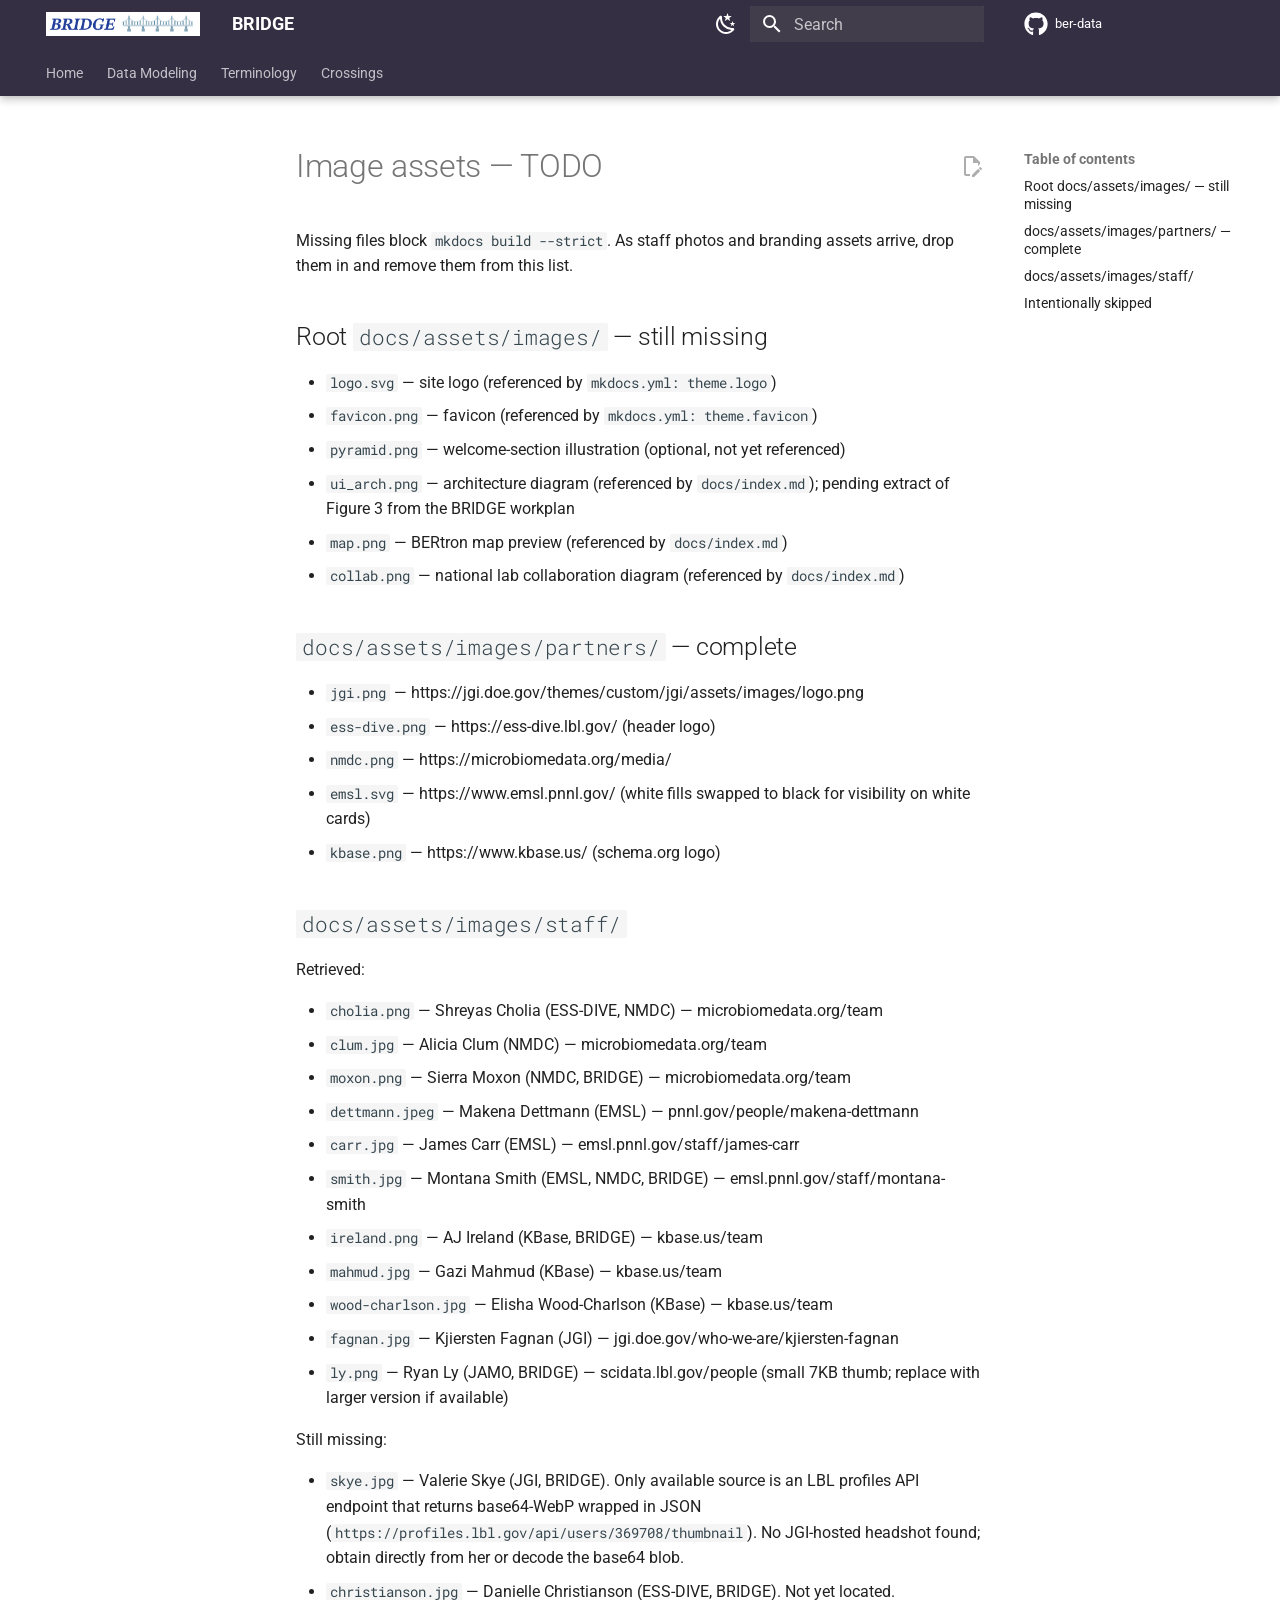
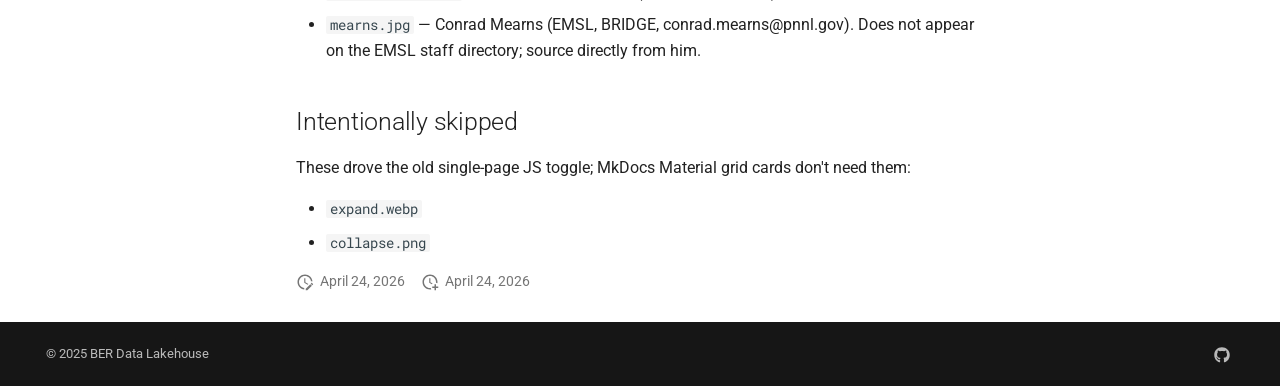
<file: assets/images/index.html>
<!doctype html><html lang=en class=no-js> <head><meta charset=utf-8><meta name=viewport content="width=device-width,initial-scale=1"><meta name=description content="Landing page for the BER Data GitHub organization"><link href=https://ber-data.github.io/assets/images/ rel=canonical><link rel=alternate type=application/rss+xml title="RSS feed" href=../../feed_rss_created.xml><link rel=alternate type=application/rss+xml title="RSS feed of updated content" href=../../feed_rss_updated.xml><link rel=icon href=../favicon.png><meta name=generator content="mkdocs-1.6.1, mkdocs-material-9.7.6"><title>Image assets — TODO - BRIDGE</title><link rel=stylesheet href=../stylesheets/main.484c7ddc.min.css><link rel=stylesheet href=../stylesheets/palette.ab4e12ef.min.css><link rel=preconnect href=https://fonts.gstatic.com crossorigin><link rel=stylesheet href="https://fonts.googleapis.com/css?family=Roboto:300,300i,400,400i,700,700i%7CRoboto+Mono:400,400i,700,700i&display=fallback"><style>:root{--md-text-font:"Roboto";--md-code-font:"Roboto Mono"}</style><link rel=stylesheet href=../../stylesheets/extra.css><script>__md_scope=new URL("../..",location),__md_hash=e=>[...e].reduce(((e,_)=>(e<<5)-e+_.charCodeAt(0)),0),__md_get=(e,_=localStorage,t=__md_scope)=>JSON.parse(_.getItem(t.pathname+"."+e)),__md_set=(e,_,t=localStorage,a=__md_scope)=>{try{t.setItem(a.pathname+"."+e,JSON.stringify(_))}catch(e){}}</script></head> <body dir=ltr data-md-color-scheme=default data-md-color-primary=deep-purple data-md-color-accent=deep-purple> <input class=md-toggle data-md-toggle=drawer type=checkbox id=__drawer autocomplete=off> <input class=md-toggle data-md-toggle=search type=checkbox id=__search autocomplete=off> <label class=md-overlay for=__drawer></label> <div data-md-component=skip> <a href=#image-assets-todo class=md-skip> Skip to content </a> </div> <div data-md-component=announce> </div> <header class="md-header md-header--shadow md-header--lifted" data-md-component=header> <nav class="md-header__inner md-grid" aria-label=Header> <a href=../.. title=BRIDGE class="md-header__button md-logo" aria-label=BRIDGE data-md-component=logo> <img src=bridge-logo.png alt=logo> </a> <label class="md-header__button md-icon" for=__drawer> <svg xmlns=http://www.w3.org/2000/svg viewbox="0 0 24 24"><path d="M3 6h18v2H3zm0 5h18v2H3zm0 5h18v2H3z"/></svg> </label> <div class=md-header__title data-md-component=header-title> <div class=md-header__ellipsis> <div class=md-header__topic> <span class=md-ellipsis> BRIDGE </span> </div> <div class=md-header__topic data-md-component=header-topic> <span class=md-ellipsis> Image assets — TODO </span> </div> </div> </div> <form class=md-header__option data-md-component=palette> <input class=md-option data-md-color-media="(prefers-color-scheme: light)" data-md-color-scheme=default data-md-color-primary=deep-purple data-md-color-accent=deep-purple aria-label="Switch to dark mode" type=radio name=__palette id=__palette_0> <label class="md-header__button md-icon" title="Switch to dark mode" for=__palette_1 hidden> <svg xmlns=http://www.w3.org/2000/svg viewbox="0 0 24 24"><path d="m17.75 4.09-2.53 1.94.91 3.06-2.63-1.81-2.63 1.81.91-3.06-2.53-1.94L12.44 4l1.06-3 1.06 3zm3.5 6.91-1.64 1.25.59 1.98-1.7-1.17-1.7 1.17.59-1.98L15.75 11l2.06-.05L18.5 9l.69 1.95zm-2.28 4.95c.83-.08 1.72 1.1 1.19 1.85-.32.45-.66.87-1.08 1.27C15.17 23 8.84 23 4.94 19.07c-3.91-3.9-3.91-10.24 0-14.14.4-.4.82-.76 1.27-1.08.75-.53 1.93.36 1.85 1.19-.27 2.86.69 5.83 2.89 8.02a9.96 9.96 0 0 0 8.02 2.89m-1.64 2.02a12.08 12.08 0 0 1-7.8-3.47c-2.17-2.19-3.33-5-3.49-7.82-2.81 3.14-2.7 7.96.31 10.98 3.02 3.01 7.84 3.12 10.98.31"/></svg> </label> <input class=md-option data-md-color-media="(prefers-color-scheme: dark)" data-md-color-scheme=slate data-md-color-primary=deep-purple data-md-color-accent=deep-purple aria-label="Switch to light mode" type=radio name=__palette id=__palette_1> <label class="md-header__button md-icon" title="Switch to light mode" for=__palette_0 hidden> <svg xmlns=http://www.w3.org/2000/svg viewbox="0 0 24 24"><path d="M12 7a5 5 0 0 1 5 5 5 5 0 0 1-5 5 5 5 0 0 1-5-5 5 5 0 0 1 5-5m0 2a3 3 0 0 0-3 3 3 3 0 0 0 3 3 3 3 0 0 0 3-3 3 3 0 0 0-3-3m0-7 2.39 3.42C13.65 5.15 12.84 5 12 5s-1.65.15-2.39.42zM3.34 7l4.16-.35A7.2 7.2 0 0 0 5.94 8.5c-.44.74-.69 1.5-.83 2.29zm.02 10 1.76-3.77a7.131 7.131 0 0 0 2.38 4.14zM20.65 7l-1.77 3.79a7.02 7.02 0 0 0-2.38-4.15zm-.01 10-4.14.36c.59-.51 1.12-1.14 1.54-1.86.42-.73.69-1.5.83-2.29zM12 22l-2.41-3.44c.74.27 1.55.44 2.41.44.82 0 1.63-.17 2.37-.44z"/></svg> </label> </form> <script>var palette=__md_get("__palette");if(palette&&palette.color){if("(prefers-color-scheme)"===palette.color.media){var media=matchMedia("(prefers-color-scheme: light)"),input=document.querySelector(media.matches?"[data-md-color-media='(prefers-color-scheme: light)']":"[data-md-color-media='(prefers-color-scheme: dark)']");palette.color.media=input.getAttribute("data-md-color-media"),palette.color.scheme=input.getAttribute("data-md-color-scheme"),palette.color.primary=input.getAttribute("data-md-color-primary"),palette.color.accent=input.getAttribute("data-md-color-accent")}for(var[key,value]of Object.entries(palette.color))document.body.setAttribute("data-md-color-"+key,value)}</script> <label class="md-header__button md-icon" for=__search> <svg xmlns=http://www.w3.org/2000/svg viewbox="0 0 24 24"><path d="M9.5 3A6.5 6.5 0 0 1 16 9.5c0 1.61-.59 3.09-1.56 4.23l.27.27h.79l5 5-1.5 1.5-5-5v-.79l-.27-.27A6.52 6.52 0 0 1 9.5 16 6.5 6.5 0 0 1 3 9.5 6.5 6.5 0 0 1 9.5 3m0 2C7 5 5 7 5 9.5S7 14 9.5 14 14 12 14 9.5 12 5 9.5 5"/></svg> </label> <div class=md-search data-md-component=search role=dialog> <label class=md-search__overlay for=__search></label> <div class=md-search__inner role=search> <form class=md-search__form name=search> <input type=text class=md-search__input name=query aria-label=Search placeholder=Search autocapitalize=off autocorrect=off autocomplete=off spellcheck=false data-md-component=search-query required> <label class="md-search__icon md-icon" for=__search> <svg xmlns=http://www.w3.org/2000/svg viewbox="0 0 24 24"><path d="M9.5 3A6.5 6.5 0 0 1 16 9.5c0 1.61-.59 3.09-1.56 4.23l.27.27h.79l5 5-1.5 1.5-5-5v-.79l-.27-.27A6.52 6.52 0 0 1 9.5 16 6.5 6.5 0 0 1 3 9.5 6.5 6.5 0 0 1 9.5 3m0 2C7 5 5 7 5 9.5S7 14 9.5 14 14 12 14 9.5 12 5 9.5 5"/></svg> <svg xmlns=http://www.w3.org/2000/svg viewbox="0 0 24 24"><path d="M20 11v2H8l5.5 5.5-1.42 1.42L4.16 12l7.92-7.92L13.5 5.5 8 11z"/></svg> </label> <nav class=md-search__options aria-label=Search> <button type=reset class="md-search__icon md-icon" title=Clear aria-label=Clear tabindex=-1> <svg xmlns=http://www.w3.org/2000/svg viewbox="0 0 24 24"><path d="M19 6.41 17.59 5 12 10.59 6.41 5 5 6.41 10.59 12 5 17.59 6.41 19 12 13.41 17.59 19 19 17.59 13.41 12z"/></svg> </button> </nav> <div class=md-search__suggest data-md-component=search-suggest></div> </form> <div class=md-search__output> <div class=md-search__scrollwrap tabindex=0 data-md-scrollfix> <div class=md-search-result data-md-component=search-result> <div class=md-search-result__meta> Initializing search </div> <ol class=md-search-result__list role=presentation></ol> </div> </div> </div> </div> </div> <div class=md-header__source> <a href=https://github.com/ber-data title="Go to repository" class=md-source data-md-component=source> <div class="md-source__icon md-icon"> <svg xmlns=http://www.w3.org/2000/svg viewbox="0 0 512 512"><!-- Font Awesome Free 7.1.0 by @fontawesome - https://fontawesome.com License - https://fontawesome.com/license/free (Icons: CC BY 4.0, Fonts: SIL OFL 1.1, Code: MIT License) Copyright 2025 Fonticons, Inc.--><path d="M173.9 397.4c0 2-2.3 3.6-5.2 3.6-3.3.3-5.6-1.3-5.6-3.6 0-2 2.3-3.6 5.2-3.6 3-.3 5.6 1.3 5.6 3.6m-31.1-4.5c-.7 2 1.3 4.3 4.3 4.9 2.6 1 5.6 0 6.2-2s-1.3-4.3-4.3-5.2c-2.6-.7-5.5.3-6.2 2.3m44.2-1.7c-2.9.7-4.9 2.6-4.6 4.9.3 2 2.9 3.3 5.9 2.6 2.9-.7 4.9-2.6 4.6-4.6-.3-1.9-3-3.2-5.9-2.9M252.8 8C114.1 8 8 113.3 8 252c0 110.9 69.8 205.8 169.5 239.2 12.8 2.3 17.3-5.6 17.3-12.1 0-6.2-.3-40.4-.3-61.4 0 0-70 15-84.7-29.8 0 0-11.4-29.1-27.8-36.6 0 0-22.9-15.7 1.6-15.4 0 0 24.9 2 38.6 25.8 21.9 38.6 58.6 27.5 72.9 20.9 2.3-16 8.8-27.1 16-33.7-55.9-6.2-112.3-14.3-112.3-110.5 0-27.5 7.6-41.3 23.6-58.9-2.6-6.5-11.1-33.3 2.6-67.9 20.9-6.5 69 27 69 27 20-5.6 41.5-8.5 62.8-8.5s42.8 2.9 62.8 8.5c0 0 48.1-33.6 69-27 13.7 34.7 5.2 61.4 2.6 67.9 16 17.7 25.8 31.5 25.8 58.9 0 96.5-58.9 104.2-114.8 110.5 9.2 7.9 17 22.9 17 46.4 0 33.7-.3 75.4-.3 83.6 0 6.5 4.6 14.4 17.3 12.1C436.2 457.8 504 362.9 504 252 504 113.3 391.5 8 252.8 8M105.2 352.9c-1.3 1-1 3.3.7 5.2 1.6 1.6 3.9 2.3 5.2 1 1.3-1 1-3.3-.7-5.2-1.6-1.6-3.9-2.3-5.2-1m-10.8-8.1c-.7 1.3.3 2.9 2.3 3.9 1.6 1 3.6.7 4.3-.7.7-1.3-.3-2.9-2.3-3.9-2-.6-3.6-.3-4.3.7m32.4 35.6c-1.6 1.3-1 4.3 1.3 6.2 2.3 2.3 5.2 2.6 6.5 1 1.3-1.3.7-4.3-1.3-6.2-2.2-2.3-5.2-2.6-6.5-1m-11.4-14.7c-1.6 1-1.6 3.6 0 5.9s4.3 3.3 5.6 2.3c1.6-1.3 1.6-3.9 0-6.2-1.4-2.3-4-3.3-5.6-2"/></svg> </div> <div class=md-source__repository> ber-data </div> </a> </div> </nav> <nav class=md-tabs aria-label=Tabs data-md-component=tabs> <div class=md-grid> <ul class=md-tabs__list> <li class=md-tabs__item> <a href=../.. class=md-tabs__link> Home </a> </li> <li class=md-tabs__item> <a href=../../schemas/ class=md-tabs__link> Data Modeling </a> </li> <li class=md-tabs__item> <a href=../../terminology/ class=md-tabs__link> Terminology </a> </li> <li class=md-tabs__item> <a href=../../blog/ class=md-tabs__link> Crossings </a> </li> </ul> </div> </nav> </header> <div class=md-container data-md-component=container> <main class=md-main data-md-component=main> <div class="md-main__inner md-grid"> <div class="md-sidebar md-sidebar--primary" data-md-component=sidebar data-md-type=navigation> <div class=md-sidebar__scrollwrap> <div class=md-sidebar__inner> <nav class="md-nav md-nav--primary md-nav--lifted" aria-label=Navigation data-md-level=0> <label class=md-nav__title for=__drawer> <a href=../.. title=BRIDGE class="md-nav__button md-logo" aria-label=BRIDGE data-md-component=logo> <img src=bridge-logo.png alt=logo> </a> BRIDGE </label> <div class=md-nav__source> <a href=https://github.com/ber-data title="Go to repository" class=md-source data-md-component=source> <div class="md-source__icon md-icon"> <svg xmlns=http://www.w3.org/2000/svg viewbox="0 0 512 512"><!-- Font Awesome Free 7.1.0 by @fontawesome - https://fontawesome.com License - https://fontawesome.com/license/free (Icons: CC BY 4.0, Fonts: SIL OFL 1.1, Code: MIT License) Copyright 2025 Fonticons, Inc.--><path d="M173.9 397.4c0 2-2.3 3.6-5.2 3.6-3.3.3-5.6-1.3-5.6-3.6 0-2 2.3-3.6 5.2-3.6 3-.3 5.6 1.3 5.6 3.6m-31.1-4.5c-.7 2 1.3 4.3 4.3 4.9 2.6 1 5.6 0 6.2-2s-1.3-4.3-4.3-5.2c-2.6-.7-5.5.3-6.2 2.3m44.2-1.7c-2.9.7-4.9 2.6-4.6 4.9.3 2 2.9 3.3 5.9 2.6 2.9-.7 4.9-2.6 4.6-4.6-.3-1.9-3-3.2-5.9-2.9M252.8 8C114.1 8 8 113.3 8 252c0 110.9 69.8 205.8 169.5 239.2 12.8 2.3 17.3-5.6 17.3-12.1 0-6.2-.3-40.4-.3-61.4 0 0-70 15-84.7-29.8 0 0-11.4-29.1-27.8-36.6 0 0-22.9-15.7 1.6-15.4 0 0 24.9 2 38.6 25.8 21.9 38.6 58.6 27.5 72.9 20.9 2.3-16 8.8-27.1 16-33.7-55.9-6.2-112.3-14.3-112.3-110.5 0-27.5 7.6-41.3 23.6-58.9-2.6-6.5-11.1-33.3 2.6-67.9 20.9-6.5 69 27 69 27 20-5.6 41.5-8.5 62.8-8.5s42.8 2.9 62.8 8.5c0 0 48.1-33.6 69-27 13.7 34.7 5.2 61.4 2.6 67.9 16 17.7 25.8 31.5 25.8 58.9 0 96.5-58.9 104.2-114.8 110.5 9.2 7.9 17 22.9 17 46.4 0 33.7-.3 75.4-.3 83.6 0 6.5 4.6 14.4 17.3 12.1C436.2 457.8 504 362.9 504 252 504 113.3 391.5 8 252.8 8M105.2 352.9c-1.3 1-1 3.3.7 5.2 1.6 1.6 3.9 2.3 5.2 1 1.3-1 1-3.3-.7-5.2-1.6-1.6-3.9-2.3-5.2-1m-10.8-8.1c-.7 1.3.3 2.9 2.3 3.9 1.6 1 3.6.7 4.3-.7.7-1.3-.3-2.9-2.3-3.9-2-.6-3.6-.3-4.3.7m32.4 35.6c-1.6 1.3-1 4.3 1.3 6.2 2.3 2.3 5.2 2.6 6.5 1 1.3-1.3.7-4.3-1.3-6.2-2.2-2.3-5.2-2.6-6.5-1m-11.4-14.7c-1.6 1-1.6 3.6 0 5.9s4.3 3.3 5.6 2.3c1.6-1.3 1.6-3.9 0-6.2-1.4-2.3-4-3.3-5.6-2"/></svg> </div> <div class=md-source__repository> ber-data </div> </a> </div> <ul class=md-nav__list data-md-scrollfix> <li class=md-nav__item> <a href=../.. class=md-nav__link> <span class=md-ellipsis> Home </span> </a> </li> <li class=md-nav__item> <a href=../../schemas/ class=md-nav__link> <span class=md-ellipsis> Data Modeling </span> </a> </li> <li class=md-nav__item> <a href=../../terminology/ class=md-nav__link> <span class=md-ellipsis> Terminology </span> </a> </li> <li class="md-nav__item md-nav__item--nested"> <input class="md-nav__toggle md-toggle " type=checkbox id=__nav_4> <label class=md-nav__link for=__nav_4 id=__nav_4_label tabindex=0> <span class=md-ellipsis> Crossings </span> <span class="md-nav__icon md-icon"></span> </label> <nav class=md-nav data-md-level=1 aria-labelledby=__nav_4_label aria-expanded=false> <label class=md-nav__title for=__nav_4> <span class="md-nav__icon md-icon"></span> Crossings </label> <ul class=md-nav__list data-md-scrollfix> <li class=md-nav__item> <a href=../../blog/ class=md-nav__link> <span class=md-ellipsis> Crossings </span> </a> </li> <li class="md-nav__item md-nav__item--nested"> <input class="md-nav__toggle md-toggle " type=checkbox id=__nav_4_2> <label class=md-nav__link for=__nav_4_2 id=__nav_4_2_label tabindex=0> <span class=md-ellipsis> Archive </span> <span class="md-nav__icon md-icon"></span> </label> <nav class=md-nav data-md-level=2 aria-labelledby=__nav_4_2_label aria-expanded=false> <label class=md-nav__title for=__nav_4_2> <span class="md-nav__icon md-icon"></span> Archive </label> <ul class=md-nav__list data-md-scrollfix> <li class=md-nav__item> <a href=../../blog/archive/2026/ class=md-nav__link> <span class=md-ellipsis> 2026 </span> </a> </li> </ul> </nav> </li> <li class="md-nav__item md-nav__item--nested"> <input class="md-nav__toggle md-toggle " type=checkbox id=__nav_4_3> <label class=md-nav__link for=__nav_4_3 id=__nav_4_3_label tabindex=0> <span class=md-ellipsis> Categories </span> <span class="md-nav__icon md-icon"></span> </label> <nav class=md-nav data-md-level=2 aria-labelledby=__nav_4_3_label aria-expanded=false> <label class=md-nav__title for=__nav_4_3> <span class="md-nav__icon md-icon"></span> Categories </label> <ul class=md-nav__list data-md-scrollfix> <li class=md-nav__item> <a href=../../blog/category/announcements/ class=md-nav__link> <span class=md-ellipsis> Announcements </span> </a> </li> </ul> </nav> </li> </ul> </nav> </li> </ul> </nav> </div> </div> </div> <div class="md-sidebar md-sidebar--secondary" data-md-component=sidebar data-md-type=toc> <div class=md-sidebar__scrollwrap> <div class=md-sidebar__inner> <nav class="md-nav md-nav--secondary" aria-label="Table of contents"> <label class=md-nav__title for=__toc> <span class="md-nav__icon md-icon"></span> Table of contents </label> <ul class=md-nav__list data-md-component=toc data-md-scrollfix> <li class=md-nav__item> <a href=#root-docsassetsimages-still-missing class=md-nav__link> <span class=md-ellipsis> Root docs/assets/images/ — still missing </span> </a> </li> <li class=md-nav__item> <a href=#docsassetsimagespartners-complete class=md-nav__link> <span class=md-ellipsis> docs/assets/images/partners/ — complete </span> </a> </li> <li class=md-nav__item> <a href=#docsassetsimagesstaff class=md-nav__link> <span class=md-ellipsis> docs/assets/images/staff/ </span> </a> </li> <li class=md-nav__item> <a href=#intentionally-skipped class=md-nav__link> <span class=md-ellipsis> Intentionally skipped </span> </a> </li> </ul> </nav> </div> </div> </div> <div class=md-content data-md-component=content> <article class="md-content__inner md-typeset"> <a href=https://github.com/ber-data/edit/main/docs/assets/images/README.md title="Edit this page" class="md-content__button md-icon" rel=edit> <svg xmlns=http://www.w3.org/2000/svg viewbox="0 0 24 24"><path d="M10 20H6V4h7v5h5v3.1l2-2V8l-6-6H6c-1.1 0-2 .9-2 2v16c0 1.1.9 2 2 2h4zm10.2-7c.1 0 .3.1.4.2l1.3 1.3c.2.2.2.6 0 .8l-1 1-2.1-2.1 1-1c.1-.1.2-.2.4-.2m0 3.9L14.1 23H12v-2.1l6.1-6.1z"/></svg> </a> <h1 id=image-assets-todo>Image assets — TODO<a class=headerlink href=#image-assets-todo title="Permanent link">&para;</a></h1> <p>Missing files block <code>mkdocs build --strict</code>. As staff photos and branding assets arrive, drop them in and remove them from this list.</p> <h2 id=root-docsassetsimages-still-missing>Root <code>docs/assets/images/</code> — still missing<a class=headerlink href=#root-docsassetsimages-still-missing title="Permanent link">&para;</a></h2> <ul> <li><code>logo.svg</code> — site logo (referenced by <code>mkdocs.yml: theme.logo</code>)</li> <li><code>favicon.png</code> — favicon (referenced by <code>mkdocs.yml: theme.favicon</code>)</li> <li><code>pyramid.png</code> — welcome-section illustration (optional, not yet referenced)</li> <li><code>ui_arch.png</code> — architecture diagram (referenced by <code>docs/index.md</code>); pending extract of Figure 3 from the BRIDGE workplan</li> <li><code>map.png</code> — BERtron map preview (referenced by <code>docs/index.md</code>)</li> <li><code>collab.png</code> — national lab collaboration diagram (referenced by <code>docs/index.md</code>)</li> </ul> <h2 id=docsassetsimagespartners-complete><code>docs/assets/images/partners/</code> — complete<a class=headerlink href=#docsassetsimagespartners-complete title="Permanent link">&para;</a></h2> <ul> <li><code>jgi.png</code> — https://jgi.doe.gov/themes/custom/jgi/assets/images/logo.png</li> <li><code>ess-dive.png</code> — https://ess-dive.lbl.gov/ (header logo)</li> <li><code>nmdc.png</code> — https://microbiomedata.org/media/</li> <li><code>emsl.svg</code> — https://www.emsl.pnnl.gov/ (white fills swapped to black for visibility on white cards)</li> <li><code>kbase.png</code> — https://www.kbase.us/ (schema.org logo)</li> </ul> <h2 id=docsassetsimagesstaff><code>docs/assets/images/staff/</code><a class=headerlink href=#docsassetsimagesstaff title="Permanent link">&para;</a></h2> <p>Retrieved:</p> <ul> <li><code>cholia.png</code> — Shreyas Cholia (ESS-DIVE, NMDC) — microbiomedata.org/team</li> <li><code>clum.jpg</code> — Alicia Clum (NMDC) — microbiomedata.org/team</li> <li><code>moxon.png</code> — Sierra Moxon (NMDC, BRIDGE) — microbiomedata.org/team</li> <li><code>dettmann.jpeg</code> — Makena Dettmann (EMSL) — pnnl.gov/people/makena-dettmann</li> <li><code>carr.jpg</code> — James Carr (EMSL) — emsl.pnnl.gov/staff/james-carr</li> <li><code>smith.jpg</code> — Montana Smith (EMSL, NMDC, BRIDGE) — emsl.pnnl.gov/staff/montana-smith</li> <li><code>ireland.png</code> — AJ Ireland (KBase, BRIDGE) — kbase.us/team</li> <li><code>mahmud.jpg</code> — Gazi Mahmud (KBase) — kbase.us/team</li> <li><code>wood-charlson.jpg</code> — Elisha Wood-Charlson (KBase) — kbase.us/team</li> <li><code>fagnan.jpg</code> — Kjiersten Fagnan (JGI) — jgi.doe.gov/who-we-are/kjiersten-fagnan</li> <li><code>ly.png</code> — Ryan Ly (JAMO, BRIDGE) — scidata.lbl.gov/people (small 7KB thumb; replace with larger version if available)</li> </ul> <p>Still missing:</p> <ul> <li><code>skye.jpg</code> — Valerie Skye (JGI, BRIDGE). Only available source is an LBL profiles API endpoint that returns base64-WebP wrapped in JSON (<code>https://profiles.lbl.gov/api/users/369708/thumbnail</code>). No JGI-hosted headshot found; obtain directly from her or decode the base64 blob.</li> <li><code>christianson.jpg</code> — Danielle Christianson (ESS-DIVE, BRIDGE). Not yet located.</li> <li><code>mearns.jpg</code> — Conrad Mearns (EMSL, BRIDGE, conrad.mearns@pnnl.gov). Does not appear on the EMSL staff directory; source directly from him.</li> </ul> <h2 id=intentionally-skipped>Intentionally skipped<a class=headerlink href=#intentionally-skipped title="Permanent link">&para;</a></h2> <p>These drove the old single-page JS toggle; MkDocs Material grid cards don't need them:</p> <ul> <li><code>expand.webp</code></li> <li><code>collapse.png</code></li> </ul> <aside class=md-source-file> <span class=md-source-file__fact> <span class=md-icon title="Last update"> <svg xmlns=http://www.w3.org/2000/svg viewbox="0 0 24 24"><path d="M21 13.1c-.1 0-.3.1-.4.2l-1 1 2.1 2.1 1-1c.2-.2.2-.6 0-.8l-1.3-1.3c-.1-.1-.2-.2-.4-.2m-1.9 1.8-6.1 6V23h2.1l6.1-6.1zM12.5 7v5.2l4 2.4-1 1L11 13V7zM11 21.9c-5.1-.5-9-4.8-9-9.9C2 6.5 6.5 2 12 2c5.3 0 9.6 4.1 10 9.3-.3-.1-.6-.2-1-.2s-.7.1-1 .2C19.6 7.2 16.2 4 12 4c-4.4 0-8 3.6-8 8 0 4.1 3.1 7.5 7.1 7.9l-.1.2z"/></svg> </span> <span class="git-revision-date-localized-plugin git-revision-date-localized-plugin-date" title="April 24, 2026 18:10:16 UTC">April 24, 2026</span> </span> <span class=md-source-file__fact> <span class=md-icon title=Created> <svg xmlns=http://www.w3.org/2000/svg viewbox="0 0 24 24"><path d="M14.47 15.08 11 13V7h1.5v5.25l3.08 1.83c-.41.28-.79.62-1.11 1m-1.39 4.84c-.36.05-.71.08-1.08.08-4.42 0-8-3.58-8-8s3.58-8 8-8 8 3.58 8 8c0 .37-.03.72-.08 1.08.69.1 1.33.32 1.92.64.1-.56.16-1.13.16-1.72 0-5.5-4.5-10-10-10S2 6.5 2 12s4.47 10 10 10c.59 0 1.16-.06 1.72-.16-.32-.59-.54-1.23-.64-1.92M18 15v3h-3v2h3v3h2v-3h3v-2h-3v-3z"/></svg> </span> <span class="git-revision-date-localized-plugin git-revision-date-localized-plugin-date" title="April 24, 2026 16:01:24 UTC">April 24, 2026</span> </span> </aside> </article> </div> <script>var target=document.getElementById(location.hash.slice(1));target&&target.name&&(target.checked=target.name.startsWith("__tabbed_"))</script> </div> <button type=button class="md-top md-icon" data-md-component=top hidden> <svg xmlns=http://www.w3.org/2000/svg viewbox="0 0 24 24"><path d="M13 20h-2V8l-5.5 5.5-1.42-1.42L12 4.16l7.92 7.92-1.42 1.42L13 8z"/></svg> Back to top </button> </main> <footer class=md-footer> <div class="md-footer-meta md-typeset"> <div class="md-footer-meta__inner md-grid"> <div class=md-copyright> <div class=md-copyright__highlight> © 2025 BER Data Lakehouse </div> </div> <div class=md-social> <a href=https://github.com/ber-data target=_blank rel=noopener title=github.com class=md-social__link> <svg xmlns=http://www.w3.org/2000/svg viewbox="0 0 512 512"><!-- Font Awesome Free 7.1.0 by @fontawesome - https://fontawesome.com License - https://fontawesome.com/license/free (Icons: CC BY 4.0, Fonts: SIL OFL 1.1, Code: MIT License) Copyright 2025 Fonticons, Inc.--><path d="M173.9 397.4c0 2-2.3 3.6-5.2 3.6-3.3.3-5.6-1.3-5.6-3.6 0-2 2.3-3.6 5.2-3.6 3-.3 5.6 1.3 5.6 3.6m-31.1-4.5c-.7 2 1.3 4.3 4.3 4.9 2.6 1 5.6 0 6.2-2s-1.3-4.3-4.3-5.2c-2.6-.7-5.5.3-6.2 2.3m44.2-1.7c-2.9.7-4.9 2.6-4.6 4.9.3 2 2.9 3.3 5.9 2.6 2.9-.7 4.9-2.6 4.6-4.6-.3-1.9-3-3.2-5.9-2.9M252.8 8C114.1 8 8 113.3 8 252c0 110.9 69.8 205.8 169.5 239.2 12.8 2.3 17.3-5.6 17.3-12.1 0-6.2-.3-40.4-.3-61.4 0 0-70 15-84.7-29.8 0 0-11.4-29.1-27.8-36.6 0 0-22.9-15.7 1.6-15.4 0 0 24.9 2 38.6 25.8 21.9 38.6 58.6 27.5 72.9 20.9 2.3-16 8.8-27.1 16-33.7-55.9-6.2-112.3-14.3-112.3-110.5 0-27.5 7.6-41.3 23.6-58.9-2.6-6.5-11.1-33.3 2.6-67.9 20.9-6.5 69 27 69 27 20-5.6 41.5-8.5 62.8-8.5s42.8 2.9 62.8 8.5c0 0 48.1-33.6 69-27 13.7 34.7 5.2 61.4 2.6 67.9 16 17.7 25.8 31.5 25.8 58.9 0 96.5-58.9 104.2-114.8 110.5 9.2 7.9 17 22.9 17 46.4 0 33.7-.3 75.4-.3 83.6 0 6.5 4.6 14.4 17.3 12.1C436.2 457.8 504 362.9 504 252 504 113.3 391.5 8 252.8 8M105.2 352.9c-1.3 1-1 3.3.7 5.2 1.6 1.6 3.9 2.3 5.2 1 1.3-1 1-3.3-.7-5.2-1.6-1.6-3.9-2.3-5.2-1m-10.8-8.1c-.7 1.3.3 2.9 2.3 3.9 1.6 1 3.6.7 4.3-.7.7-1.3-.3-2.9-2.3-3.9-2-.6-3.6-.3-4.3.7m32.4 35.6c-1.6 1.3-1 4.3 1.3 6.2 2.3 2.3 5.2 2.6 6.5 1 1.3-1.3.7-4.3-1.3-6.2-2.2-2.3-5.2-2.6-6.5-1m-11.4-14.7c-1.6 1-1.6 3.6 0 5.9s4.3 3.3 5.6 2.3c1.6-1.3 1.6-3.9 0-6.2-1.4-2.3-4-3.3-5.6-2"/></svg> </a> </div> </div> </div> </footer> </div> <div class=md-dialog data-md-component=dialog> <div class="md-dialog__inner md-typeset"></div> </div> <script id=__config type=application/json>{"annotate": null, "base": "../..", "features": ["navigation.instant", "navigation.tracking", "navigation.tabs", "navigation.tabs.sticky", "navigation.sections", "navigation.top", "navigation.footer", "search.suggest", "search.highlight", "content.code.copy", "content.action.edit", "toc.follow"], "search": "../javascripts/workers/search.2c215733.min.js", "tags": null, "translations": {"clipboard.copied": "Copied to clipboard", "clipboard.copy": "Copy to clipboard", "search.result.more.one": "1 more on this page", "search.result.more.other": "# more on this page", "search.result.none": "No matching documents", "search.result.one": "1 matching document", "search.result.other": "# matching documents", "search.result.placeholder": "Type to start searching", "search.result.term.missing": "Missing", "select.version": "Select version"}, "version": null}</script> <script src=../javascripts/bundle.79ae519e.min.js></script> </body> </html>
</file>
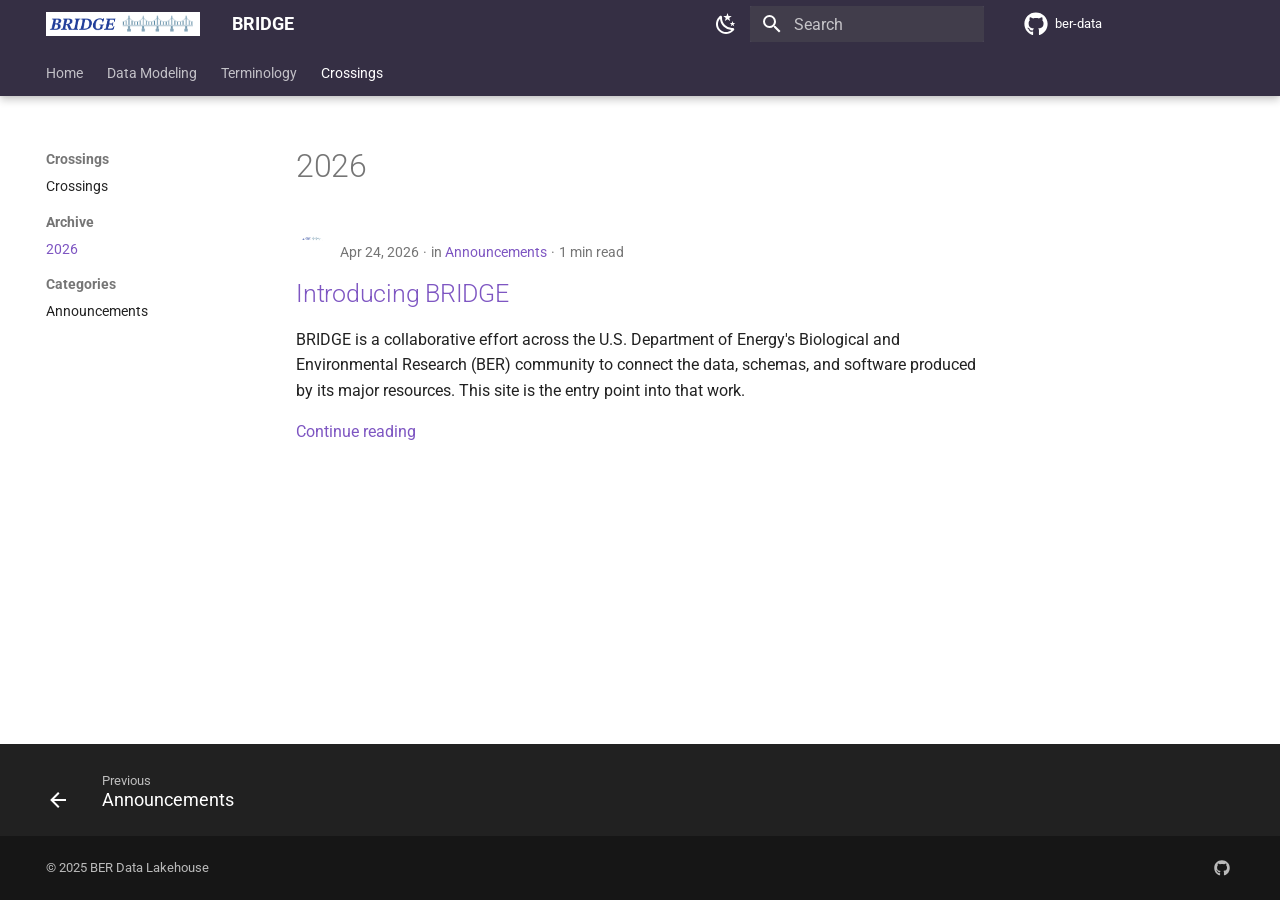
<file: blog/archive/2026/index.html>
<!doctype html><html lang=en class=no-js> <head><meta charset=utf-8><meta name=viewport content="width=device-width,initial-scale=1"><meta name=description content="Landing page for the BER Data GitHub organization"><link href=https://ber-data.github.io/blog/archive/2026/ rel=canonical><link href=../../category/announcements/ rel=prev><link rel=alternate type=application/rss+xml title="RSS feed" href=../../../feed_rss_created.xml><link rel=alternate type=application/rss+xml title="RSS feed of updated content" href=../../../feed_rss_updated.xml><link rel=icon href=../../../assets/favicon.png><meta name=generator content="mkdocs-1.6.1, mkdocs-material-9.7.6"><title>2026 - BRIDGE</title><link rel=stylesheet href=../../../assets/stylesheets/main.484c7ddc.min.css><link rel=stylesheet href=../../../assets/stylesheets/palette.ab4e12ef.min.css><link rel=preconnect href=https://fonts.gstatic.com crossorigin><link rel=stylesheet href="https://fonts.googleapis.com/css?family=Roboto:300,300i,400,400i,700,700i%7CRoboto+Mono:400,400i,700,700i&display=fallback"><style>:root{--md-text-font:"Roboto";--md-code-font:"Roboto Mono"}</style><link rel=stylesheet href=../../../stylesheets/extra.css><script>__md_scope=new URL("../../..",location),__md_hash=e=>[...e].reduce(((e,_)=>(e<<5)-e+_.charCodeAt(0)),0),__md_get=(e,_=localStorage,t=__md_scope)=>JSON.parse(_.getItem(t.pathname+"."+e)),__md_set=(e,_,t=localStorage,a=__md_scope)=>{try{t.setItem(a.pathname+"."+e,JSON.stringify(_))}catch(e){}}</script></head> <body dir=ltr data-md-color-scheme=default data-md-color-primary=deep-purple data-md-color-accent=deep-purple> <input class=md-toggle data-md-toggle=drawer type=checkbox id=__drawer autocomplete=off> <input class=md-toggle data-md-toggle=search type=checkbox id=__search autocomplete=off> <label class=md-overlay for=__drawer></label> <div data-md-component=skip> <a href=#2026 class=md-skip> Skip to content </a> </div> <div data-md-component=announce> </div> <header class="md-header md-header--shadow md-header--lifted" data-md-component=header> <nav class="md-header__inner md-grid" aria-label=Header> <a href=../../.. title=BRIDGE class="md-header__button md-logo" aria-label=BRIDGE data-md-component=logo> <img src=../../../assets/images/bridge-logo.png alt=logo> </a> <label class="md-header__button md-icon" for=__drawer> <svg xmlns=http://www.w3.org/2000/svg viewbox="0 0 24 24"><path d="M3 6h18v2H3zm0 5h18v2H3zm0 5h18v2H3z"/></svg> </label> <div class=md-header__title data-md-component=header-title> <div class=md-header__ellipsis> <div class=md-header__topic> <span class=md-ellipsis> BRIDGE </span> </div> <div class=md-header__topic data-md-component=header-topic> <span class=md-ellipsis> 2026 </span> </div> </div> </div> <form class=md-header__option data-md-component=palette> <input class=md-option data-md-color-media="(prefers-color-scheme: light)" data-md-color-scheme=default data-md-color-primary=deep-purple data-md-color-accent=deep-purple aria-label="Switch to dark mode" type=radio name=__palette id=__palette_0> <label class="md-header__button md-icon" title="Switch to dark mode" for=__palette_1 hidden> <svg xmlns=http://www.w3.org/2000/svg viewbox="0 0 24 24"><path d="m17.75 4.09-2.53 1.94.91 3.06-2.63-1.81-2.63 1.81.91-3.06-2.53-1.94L12.44 4l1.06-3 1.06 3zm3.5 6.91-1.64 1.25.59 1.98-1.7-1.17-1.7 1.17.59-1.98L15.75 11l2.06-.05L18.5 9l.69 1.95zm-2.28 4.95c.83-.08 1.72 1.1 1.19 1.85-.32.45-.66.87-1.08 1.27C15.17 23 8.84 23 4.94 19.07c-3.91-3.9-3.91-10.24 0-14.14.4-.4.82-.76 1.27-1.08.75-.53 1.93.36 1.85 1.19-.27 2.86.69 5.83 2.89 8.02a9.96 9.96 0 0 0 8.02 2.89m-1.64 2.02a12.08 12.08 0 0 1-7.8-3.47c-2.17-2.19-3.33-5-3.49-7.82-2.81 3.14-2.7 7.96.31 10.98 3.02 3.01 7.84 3.12 10.98.31"/></svg> </label> <input class=md-option data-md-color-media="(prefers-color-scheme: dark)" data-md-color-scheme=slate data-md-color-primary=deep-purple data-md-color-accent=deep-purple aria-label="Switch to light mode" type=radio name=__palette id=__palette_1> <label class="md-header__button md-icon" title="Switch to light mode" for=__palette_0 hidden> <svg xmlns=http://www.w3.org/2000/svg viewbox="0 0 24 24"><path d="M12 7a5 5 0 0 1 5 5 5 5 0 0 1-5 5 5 5 0 0 1-5-5 5 5 0 0 1 5-5m0 2a3 3 0 0 0-3 3 3 3 0 0 0 3 3 3 3 0 0 0 3-3 3 3 0 0 0-3-3m0-7 2.39 3.42C13.65 5.15 12.84 5 12 5s-1.65.15-2.39.42zM3.34 7l4.16-.35A7.2 7.2 0 0 0 5.94 8.5c-.44.74-.69 1.5-.83 2.29zm.02 10 1.76-3.77a7.131 7.131 0 0 0 2.38 4.14zM20.65 7l-1.77 3.79a7.02 7.02 0 0 0-2.38-4.15zm-.01 10-4.14.36c.59-.51 1.12-1.14 1.54-1.86.42-.73.69-1.5.83-2.29zM12 22l-2.41-3.44c.74.27 1.55.44 2.41.44.82 0 1.63-.17 2.37-.44z"/></svg> </label> </form> <script>var palette=__md_get("__palette");if(palette&&palette.color){if("(prefers-color-scheme)"===palette.color.media){var media=matchMedia("(prefers-color-scheme: light)"),input=document.querySelector(media.matches?"[data-md-color-media='(prefers-color-scheme: light)']":"[data-md-color-media='(prefers-color-scheme: dark)']");palette.color.media=input.getAttribute("data-md-color-media"),palette.color.scheme=input.getAttribute("data-md-color-scheme"),palette.color.primary=input.getAttribute("data-md-color-primary"),palette.color.accent=input.getAttribute("data-md-color-accent")}for(var[key,value]of Object.entries(palette.color))document.body.setAttribute("data-md-color-"+key,value)}</script> <label class="md-header__button md-icon" for=__search> <svg xmlns=http://www.w3.org/2000/svg viewbox="0 0 24 24"><path d="M9.5 3A6.5 6.5 0 0 1 16 9.5c0 1.61-.59 3.09-1.56 4.23l.27.27h.79l5 5-1.5 1.5-5-5v-.79l-.27-.27A6.52 6.52 0 0 1 9.5 16 6.5 6.5 0 0 1 3 9.5 6.5 6.5 0 0 1 9.5 3m0 2C7 5 5 7 5 9.5S7 14 9.5 14 14 12 14 9.5 12 5 9.5 5"/></svg> </label> <div class=md-search data-md-component=search role=dialog> <label class=md-search__overlay for=__search></label> <div class=md-search__inner role=search> <form class=md-search__form name=search> <input type=text class=md-search__input name=query aria-label=Search placeholder=Search autocapitalize=off autocorrect=off autocomplete=off spellcheck=false data-md-component=search-query required> <label class="md-search__icon md-icon" for=__search> <svg xmlns=http://www.w3.org/2000/svg viewbox="0 0 24 24"><path d="M9.5 3A6.5 6.5 0 0 1 16 9.5c0 1.61-.59 3.09-1.56 4.23l.27.27h.79l5 5-1.5 1.5-5-5v-.79l-.27-.27A6.52 6.52 0 0 1 9.5 16 6.5 6.5 0 0 1 3 9.5 6.5 6.5 0 0 1 9.5 3m0 2C7 5 5 7 5 9.5S7 14 9.5 14 14 12 14 9.5 12 5 9.5 5"/></svg> <svg xmlns=http://www.w3.org/2000/svg viewbox="0 0 24 24"><path d="M20 11v2H8l5.5 5.5-1.42 1.42L4.16 12l7.92-7.92L13.5 5.5 8 11z"/></svg> </label> <nav class=md-search__options aria-label=Search> <button type=reset class="md-search__icon md-icon" title=Clear aria-label=Clear tabindex=-1> <svg xmlns=http://www.w3.org/2000/svg viewbox="0 0 24 24"><path d="M19 6.41 17.59 5 12 10.59 6.41 5 5 6.41 10.59 12 5 17.59 6.41 19 12 13.41 17.59 19 19 17.59 13.41 12z"/></svg> </button> </nav> <div class=md-search__suggest data-md-component=search-suggest></div> </form> <div class=md-search__output> <div class=md-search__scrollwrap tabindex=0 data-md-scrollfix> <div class=md-search-result data-md-component=search-result> <div class=md-search-result__meta> Initializing search </div> <ol class=md-search-result__list role=presentation></ol> </div> </div> </div> </div> </div> <div class=md-header__source> <a href=https://github.com/ber-data title="Go to repository" class=md-source data-md-component=source> <div class="md-source__icon md-icon"> <svg xmlns=http://www.w3.org/2000/svg viewbox="0 0 512 512"><!-- Font Awesome Free 7.1.0 by @fontawesome - https://fontawesome.com License - https://fontawesome.com/license/free (Icons: CC BY 4.0, Fonts: SIL OFL 1.1, Code: MIT License) Copyright 2025 Fonticons, Inc.--><path d="M173.9 397.4c0 2-2.3 3.6-5.2 3.6-3.3.3-5.6-1.3-5.6-3.6 0-2 2.3-3.6 5.2-3.6 3-.3 5.6 1.3 5.6 3.6m-31.1-4.5c-.7 2 1.3 4.3 4.3 4.9 2.6 1 5.6 0 6.2-2s-1.3-4.3-4.3-5.2c-2.6-.7-5.5.3-6.2 2.3m44.2-1.7c-2.9.7-4.9 2.6-4.6 4.9.3 2 2.9 3.3 5.9 2.6 2.9-.7 4.9-2.6 4.6-4.6-.3-1.9-3-3.2-5.9-2.9M252.8 8C114.1 8 8 113.3 8 252c0 110.9 69.8 205.8 169.5 239.2 12.8 2.3 17.3-5.6 17.3-12.1 0-6.2-.3-40.4-.3-61.4 0 0-70 15-84.7-29.8 0 0-11.4-29.1-27.8-36.6 0 0-22.9-15.7 1.6-15.4 0 0 24.9 2 38.6 25.8 21.9 38.6 58.6 27.5 72.9 20.9 2.3-16 8.8-27.1 16-33.7-55.9-6.2-112.3-14.3-112.3-110.5 0-27.5 7.6-41.3 23.6-58.9-2.6-6.5-11.1-33.3 2.6-67.9 20.9-6.5 69 27 69 27 20-5.6 41.5-8.5 62.8-8.5s42.8 2.9 62.8 8.5c0 0 48.1-33.6 69-27 13.7 34.7 5.2 61.4 2.6 67.9 16 17.7 25.8 31.5 25.8 58.9 0 96.5-58.9 104.2-114.8 110.5 9.2 7.9 17 22.9 17 46.4 0 33.7-.3 75.4-.3 83.6 0 6.5 4.6 14.4 17.3 12.1C436.2 457.8 504 362.9 504 252 504 113.3 391.5 8 252.8 8M105.2 352.9c-1.3 1-1 3.3.7 5.2 1.6 1.6 3.9 2.3 5.2 1 1.3-1 1-3.3-.7-5.2-1.6-1.6-3.9-2.3-5.2-1m-10.8-8.1c-.7 1.3.3 2.9 2.3 3.9 1.6 1 3.6.7 4.3-.7.7-1.3-.3-2.9-2.3-3.9-2-.6-3.6-.3-4.3.7m32.4 35.6c-1.6 1.3-1 4.3 1.3 6.2 2.3 2.3 5.2 2.6 6.5 1 1.3-1.3.7-4.3-1.3-6.2-2.2-2.3-5.2-2.6-6.5-1m-11.4-14.7c-1.6 1-1.6 3.6 0 5.9s4.3 3.3 5.6 2.3c1.6-1.3 1.6-3.9 0-6.2-1.4-2.3-4-3.3-5.6-2"/></svg> </div> <div class=md-source__repository> ber-data </div> </a> </div> </nav> <nav class=md-tabs aria-label=Tabs data-md-component=tabs> <div class=md-grid> <ul class=md-tabs__list> <li class=md-tabs__item> <a href=../../.. class=md-tabs__link> Home </a> </li> <li class=md-tabs__item> <a href=../../../schemas/ class=md-tabs__link> Data Modeling </a> </li> <li class=md-tabs__item> <a href=../../../terminology/ class=md-tabs__link> Terminology </a> </li> <li class="md-tabs__item md-tabs__item--active"> <a href=../../ class=md-tabs__link> Crossings </a> </li> </ul> </div> </nav> </header> <div class=md-container data-md-component=container> <main class=md-main data-md-component=main> <div class="md-main__inner md-grid"> <div class="md-sidebar md-sidebar--primary" data-md-component=sidebar data-md-type=navigation> <div class=md-sidebar__scrollwrap> <div class=md-sidebar__inner> <nav class="md-nav md-nav--primary md-nav--lifted" aria-label=Navigation data-md-level=0> <label class=md-nav__title for=__drawer> <a href=../../.. title=BRIDGE class="md-nav__button md-logo" aria-label=BRIDGE data-md-component=logo> <img src=../../../assets/images/bridge-logo.png alt=logo> </a> BRIDGE </label> <div class=md-nav__source> <a href=https://github.com/ber-data title="Go to repository" class=md-source data-md-component=source> <div class="md-source__icon md-icon"> <svg xmlns=http://www.w3.org/2000/svg viewbox="0 0 512 512"><!-- Font Awesome Free 7.1.0 by @fontawesome - https://fontawesome.com License - https://fontawesome.com/license/free (Icons: CC BY 4.0, Fonts: SIL OFL 1.1, Code: MIT License) Copyright 2025 Fonticons, Inc.--><path d="M173.9 397.4c0 2-2.3 3.6-5.2 3.6-3.3.3-5.6-1.3-5.6-3.6 0-2 2.3-3.6 5.2-3.6 3-.3 5.6 1.3 5.6 3.6m-31.1-4.5c-.7 2 1.3 4.3 4.3 4.9 2.6 1 5.6 0 6.2-2s-1.3-4.3-4.3-5.2c-2.6-.7-5.5.3-6.2 2.3m44.2-1.7c-2.9.7-4.9 2.6-4.6 4.9.3 2 2.9 3.3 5.9 2.6 2.9-.7 4.9-2.6 4.6-4.6-.3-1.9-3-3.2-5.9-2.9M252.8 8C114.1 8 8 113.3 8 252c0 110.9 69.8 205.8 169.5 239.2 12.8 2.3 17.3-5.6 17.3-12.1 0-6.2-.3-40.4-.3-61.4 0 0-70 15-84.7-29.8 0 0-11.4-29.1-27.8-36.6 0 0-22.9-15.7 1.6-15.4 0 0 24.9 2 38.6 25.8 21.9 38.6 58.6 27.5 72.9 20.9 2.3-16 8.8-27.1 16-33.7-55.9-6.2-112.3-14.3-112.3-110.5 0-27.5 7.6-41.3 23.6-58.9-2.6-6.5-11.1-33.3 2.6-67.9 20.9-6.5 69 27 69 27 20-5.6 41.5-8.5 62.8-8.5s42.8 2.9 62.8 8.5c0 0 48.1-33.6 69-27 13.7 34.7 5.2 61.4 2.6 67.9 16 17.7 25.8 31.5 25.8 58.9 0 96.5-58.9 104.2-114.8 110.5 9.2 7.9 17 22.9 17 46.4 0 33.7-.3 75.4-.3 83.6 0 6.5 4.6 14.4 17.3 12.1C436.2 457.8 504 362.9 504 252 504 113.3 391.5 8 252.8 8M105.2 352.9c-1.3 1-1 3.3.7 5.2 1.6 1.6 3.9 2.3 5.2 1 1.3-1 1-3.3-.7-5.2-1.6-1.6-3.9-2.3-5.2-1m-10.8-8.1c-.7 1.3.3 2.9 2.3 3.9 1.6 1 3.6.7 4.3-.7.7-1.3-.3-2.9-2.3-3.9-2-.6-3.6-.3-4.3.7m32.4 35.6c-1.6 1.3-1 4.3 1.3 6.2 2.3 2.3 5.2 2.6 6.5 1 1.3-1.3.7-4.3-1.3-6.2-2.2-2.3-5.2-2.6-6.5-1m-11.4-14.7c-1.6 1-1.6 3.6 0 5.9s4.3 3.3 5.6 2.3c1.6-1.3 1.6-3.9 0-6.2-1.4-2.3-4-3.3-5.6-2"/></svg> </div> <div class=md-source__repository> ber-data </div> </a> </div> <ul class=md-nav__list data-md-scrollfix> <li class=md-nav__item> <a href=../../.. class=md-nav__link> <span class=md-ellipsis> Home </span> </a> </li> <li class=md-nav__item> <a href=../../../schemas/ class=md-nav__link> <span class=md-ellipsis> Data Modeling </span> </a> </li> <li class=md-nav__item> <a href=../../../terminology/ class=md-nav__link> <span class=md-ellipsis> Terminology </span> </a> </li> <li class="md-nav__item md-nav__item--active md-nav__item--section md-nav__item--nested"> <input class="md-nav__toggle md-toggle " type=checkbox id=__nav_4 checked> <label class=md-nav__link for=__nav_4 id=__nav_4_label tabindex> <span class=md-ellipsis> Crossings </span> <span class="md-nav__icon md-icon"></span> </label> <nav class=md-nav data-md-level=1 aria-labelledby=__nav_4_label aria-expanded=true> <label class=md-nav__title for=__nav_4> <span class="md-nav__icon md-icon"></span> Crossings </label> <ul class=md-nav__list data-md-scrollfix> <li class=md-nav__item> <a href=../../ class=md-nav__link> <span class=md-ellipsis> Crossings </span> </a> </li> <li class="md-nav__item md-nav__item--active md-nav__item--section md-nav__item--nested"> <input class="md-nav__toggle md-toggle " type=checkbox id=__nav_4_2 checked> <label class=md-nav__link for=__nav_4_2 id=__nav_4_2_label tabindex> <span class=md-ellipsis> Archive </span> <span class="md-nav__icon md-icon"></span> </label> <nav class=md-nav data-md-level=2 aria-labelledby=__nav_4_2_label aria-expanded=true> <label class=md-nav__title for=__nav_4_2> <span class="md-nav__icon md-icon"></span> Archive </label> <ul class=md-nav__list data-md-scrollfix> <li class="md-nav__item md-nav__item--active"> <input class="md-nav__toggle md-toggle" type=checkbox id=__toc> <a href=./ class="md-nav__link md-nav__link--active"> <span class=md-ellipsis> 2026 </span> </a> </li> </ul> </nav> </li> <li class="md-nav__item md-nav__item--section md-nav__item--nested"> <input class="md-nav__toggle md-toggle " type=checkbox id=__nav_4_3> <label class=md-nav__link for=__nav_4_3 id=__nav_4_3_label tabindex> <span class=md-ellipsis> Categories </span> <span class="md-nav__icon md-icon"></span> </label> <nav class=md-nav data-md-level=2 aria-labelledby=__nav_4_3_label aria-expanded=false> <label class=md-nav__title for=__nav_4_3> <span class="md-nav__icon md-icon"></span> Categories </label> <ul class=md-nav__list data-md-scrollfix> <li class=md-nav__item> <a href=../../category/announcements/ class=md-nav__link> <span class=md-ellipsis> Announcements </span> </a> </li> </ul> </nav> </li> </ul> </nav> </li> </ul> </nav> </div> </div> </div> <div class="md-sidebar md-sidebar--secondary" data-md-component=sidebar data-md-type=toc> <div class=md-sidebar__scrollwrap> <div class=md-sidebar__inner> <nav class="md-nav md-nav--secondary" aria-label="Table of contents"> </nav> </div> </div> </div> <div class=md-content data-md-component=content> <div class=md-content__inner> <header class=md-typeset> <h1 id=2026>2026<a class=headerlink href=#2026 title="Permanent link">&para;</a></h1> </header> <article class="md-post md-post--excerpt"> <header class=md-post__header> <nav class="md-post__authors md-typeset"> <span class=md-author> <img src=https://ber-data.github.io/assets/images/bridge-logo.png alt=BRIDGE> </span> </nav> <div class="md-post__meta md-meta"> <ul class=md-meta__list> <li class=md-meta__item> <time datetime="2026-04-24 00:00:00+00:00">Apr 24, 2026</time></li> <li class=md-meta__item> in <a href=../../category/announcements/ class=md-meta__link>Announcements</a></li> <li class=md-meta__item> 1 min read </li> </ul> </div> </header> <div class="md-post__content md-typeset"> <h2 id=introducing-bridge><a href=../../2026/04/24/introducing-bridge/ class=toclink>Introducing BRIDGE</a></h2> <p>BRIDGE is a collaborative effort across the U.S. Department of Energy's Biological and Environmental Research (BER) community to connect the data, schemas, and software produced by its major resources. This site is the entry point into that work.</p> <nav class=md-post__action> <a href=../../2026/04/24/introducing-bridge/ > Continue reading </a> </nav> </div> </article> <nav class=md-pagination> </nav> </div> </div> <script>var target=document.getElementById(location.hash.slice(1));target&&target.name&&(target.checked=target.name.startsWith("__tabbed_"))</script> </div> <button type=button class="md-top md-icon" data-md-component=top hidden> <svg xmlns=http://www.w3.org/2000/svg viewbox="0 0 24 24"><path d="M13 20h-2V8l-5.5 5.5-1.42-1.42L12 4.16l7.92 7.92-1.42 1.42L13 8z"/></svg> Back to top </button> </main> <footer class=md-footer> <nav class="md-footer__inner md-grid" aria-label=Footer> <a href=../../category/announcements/ class="md-footer__link md-footer__link--prev" aria-label="Previous: Announcements"> <div class="md-footer__button md-icon"> <svg xmlns=http://www.w3.org/2000/svg viewbox="0 0 24 24"><path d="M20 11v2H8l5.5 5.5-1.42 1.42L4.16 12l7.92-7.92L13.5 5.5 8 11z"/></svg> </div> <div class=md-footer__title> <span class=md-footer__direction> Previous </span> <div class=md-ellipsis> Announcements </div> </div> </a> </nav> <div class="md-footer-meta md-typeset"> <div class="md-footer-meta__inner md-grid"> <div class=md-copyright> <div class=md-copyright__highlight> © 2025 BER Data Lakehouse </div> </div> <div class=md-social> <a href=https://github.com/ber-data target=_blank rel=noopener title=github.com class=md-social__link> <svg xmlns=http://www.w3.org/2000/svg viewbox="0 0 512 512"><!-- Font Awesome Free 7.1.0 by @fontawesome - https://fontawesome.com License - https://fontawesome.com/license/free (Icons: CC BY 4.0, Fonts: SIL OFL 1.1, Code: MIT License) Copyright 2025 Fonticons, Inc.--><path d="M173.9 397.4c0 2-2.3 3.6-5.2 3.6-3.3.3-5.6-1.3-5.6-3.6 0-2 2.3-3.6 5.2-3.6 3-.3 5.6 1.3 5.6 3.6m-31.1-4.5c-.7 2 1.3 4.3 4.3 4.9 2.6 1 5.6 0 6.2-2s-1.3-4.3-4.3-5.2c-2.6-.7-5.5.3-6.2 2.3m44.2-1.7c-2.9.7-4.9 2.6-4.6 4.9.3 2 2.9 3.3 5.9 2.6 2.9-.7 4.9-2.6 4.6-4.6-.3-1.9-3-3.2-5.9-2.9M252.8 8C114.1 8 8 113.3 8 252c0 110.9 69.8 205.8 169.5 239.2 12.8 2.3 17.3-5.6 17.3-12.1 0-6.2-.3-40.4-.3-61.4 0 0-70 15-84.7-29.8 0 0-11.4-29.1-27.8-36.6 0 0-22.9-15.7 1.6-15.4 0 0 24.9 2 38.6 25.8 21.9 38.6 58.6 27.5 72.9 20.9 2.3-16 8.8-27.1 16-33.7-55.9-6.2-112.3-14.3-112.3-110.5 0-27.5 7.6-41.3 23.6-58.9-2.6-6.5-11.1-33.3 2.6-67.9 20.9-6.5 69 27 69 27 20-5.6 41.5-8.5 62.8-8.5s42.8 2.9 62.8 8.5c0 0 48.1-33.6 69-27 13.7 34.7 5.2 61.4 2.6 67.9 16 17.7 25.8 31.5 25.8 58.9 0 96.5-58.9 104.2-114.8 110.5 9.2 7.9 17 22.9 17 46.4 0 33.7-.3 75.4-.3 83.6 0 6.5 4.6 14.4 17.3 12.1C436.2 457.8 504 362.9 504 252 504 113.3 391.5 8 252.8 8M105.2 352.9c-1.3 1-1 3.3.7 5.2 1.6 1.6 3.9 2.3 5.2 1 1.3-1 1-3.3-.7-5.2-1.6-1.6-3.9-2.3-5.2-1m-10.8-8.1c-.7 1.3.3 2.9 2.3 3.9 1.6 1 3.6.7 4.3-.7.7-1.3-.3-2.9-2.3-3.9-2-.6-3.6-.3-4.3.7m32.4 35.6c-1.6 1.3-1 4.3 1.3 6.2 2.3 2.3 5.2 2.6 6.5 1 1.3-1.3.7-4.3-1.3-6.2-2.2-2.3-5.2-2.6-6.5-1m-11.4-14.7c-1.6 1-1.6 3.6 0 5.9s4.3 3.3 5.6 2.3c1.6-1.3 1.6-3.9 0-6.2-1.4-2.3-4-3.3-5.6-2"/></svg> </a> </div> </div> </div> </footer> </div> <div class=md-dialog data-md-component=dialog> <div class="md-dialog__inner md-typeset"></div> </div> <script id=__config type=application/json>{"annotate": null, "base": "../../..", "features": ["navigation.instant", "navigation.tracking", "navigation.tabs", "navigation.tabs.sticky", "navigation.sections", "navigation.top", "navigation.footer", "search.suggest", "search.highlight", "content.code.copy", "content.action.edit", "toc.follow"], "search": "../../../assets/javascripts/workers/search.2c215733.min.js", "tags": null, "translations": {"clipboard.copied": "Copied to clipboard", "clipboard.copy": "Copy to clipboard", "search.result.more.one": "1 more on this page", "search.result.more.other": "# more on this page", "search.result.none": "No matching documents", "search.result.one": "1 matching document", "search.result.other": "# matching documents", "search.result.placeholder": "Type to start searching", "search.result.term.missing": "Missing", "select.version": "Select version"}, "version": null}</script> <script src=../../../assets/javascripts/bundle.79ae519e.min.js></script> </body> </html>
</file>
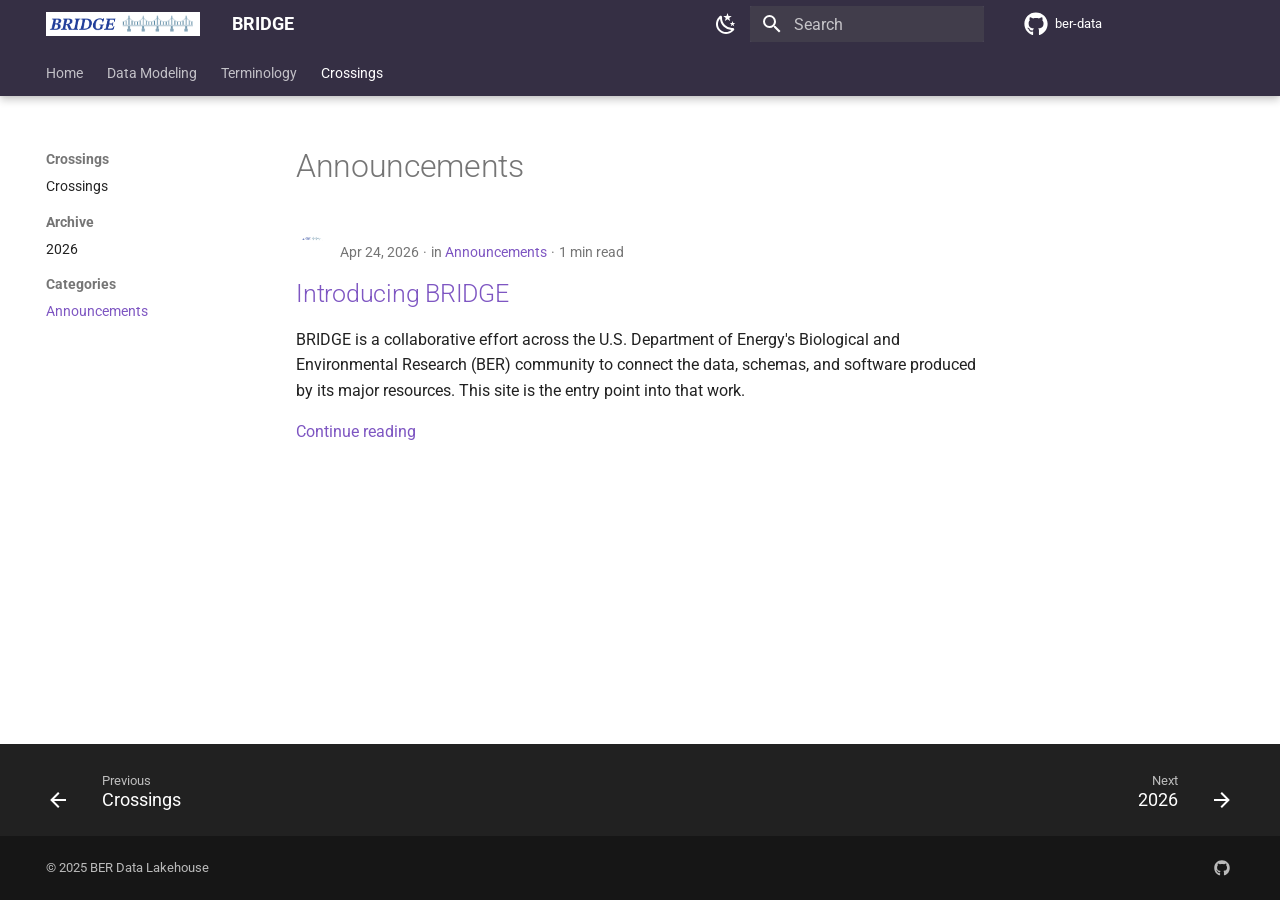
<file: blog/category/announcements/index.html>
<!doctype html><html lang=en class=no-js> <head><meta charset=utf-8><meta name=viewport content="width=device-width,initial-scale=1"><meta name=description content="Landing page for the BER Data GitHub organization"><link href=https://ber-data.github.io/blog/category/announcements/ rel=canonical><link href=../../ rel=prev><link href=../../archive/2026/ rel=next><link rel=alternate type=application/rss+xml title="RSS feed" href=../../../feed_rss_created.xml><link rel=alternate type=application/rss+xml title="RSS feed of updated content" href=../../../feed_rss_updated.xml><link rel=icon href=../../../assets/favicon.png><meta name=generator content="mkdocs-1.6.1, mkdocs-material-9.7.6"><title>Announcements - BRIDGE</title><link rel=stylesheet href=../../../assets/stylesheets/main.484c7ddc.min.css><link rel=stylesheet href=../../../assets/stylesheets/palette.ab4e12ef.min.css><link rel=preconnect href=https://fonts.gstatic.com crossorigin><link rel=stylesheet href="https://fonts.googleapis.com/css?family=Roboto:300,300i,400,400i,700,700i%7CRoboto+Mono:400,400i,700,700i&display=fallback"><style>:root{--md-text-font:"Roboto";--md-code-font:"Roboto Mono"}</style><link rel=stylesheet href=../../../stylesheets/extra.css><script>__md_scope=new URL("../../..",location),__md_hash=e=>[...e].reduce(((e,_)=>(e<<5)-e+_.charCodeAt(0)),0),__md_get=(e,_=localStorage,t=__md_scope)=>JSON.parse(_.getItem(t.pathname+"."+e)),__md_set=(e,_,t=localStorage,a=__md_scope)=>{try{t.setItem(a.pathname+"."+e,JSON.stringify(_))}catch(e){}}</script></head> <body dir=ltr data-md-color-scheme=default data-md-color-primary=deep-purple data-md-color-accent=deep-purple> <input class=md-toggle data-md-toggle=drawer type=checkbox id=__drawer autocomplete=off> <input class=md-toggle data-md-toggle=search type=checkbox id=__search autocomplete=off> <label class=md-overlay for=__drawer></label> <div data-md-component=skip> <a href=#announcements class=md-skip> Skip to content </a> </div> <div data-md-component=announce> </div> <header class="md-header md-header--shadow md-header--lifted" data-md-component=header> <nav class="md-header__inner md-grid" aria-label=Header> <a href=../../.. title=BRIDGE class="md-header__button md-logo" aria-label=BRIDGE data-md-component=logo> <img src=../../../assets/images/bridge-logo.png alt=logo> </a> <label class="md-header__button md-icon" for=__drawer> <svg xmlns=http://www.w3.org/2000/svg viewbox="0 0 24 24"><path d="M3 6h18v2H3zm0 5h18v2H3zm0 5h18v2H3z"/></svg> </label> <div class=md-header__title data-md-component=header-title> <div class=md-header__ellipsis> <div class=md-header__topic> <span class=md-ellipsis> BRIDGE </span> </div> <div class=md-header__topic data-md-component=header-topic> <span class=md-ellipsis> Announcements </span> </div> </div> </div> <form class=md-header__option data-md-component=palette> <input class=md-option data-md-color-media="(prefers-color-scheme: light)" data-md-color-scheme=default data-md-color-primary=deep-purple data-md-color-accent=deep-purple aria-label="Switch to dark mode" type=radio name=__palette id=__palette_0> <label class="md-header__button md-icon" title="Switch to dark mode" for=__palette_1 hidden> <svg xmlns=http://www.w3.org/2000/svg viewbox="0 0 24 24"><path d="m17.75 4.09-2.53 1.94.91 3.06-2.63-1.81-2.63 1.81.91-3.06-2.53-1.94L12.44 4l1.06-3 1.06 3zm3.5 6.91-1.64 1.25.59 1.98-1.7-1.17-1.7 1.17.59-1.98L15.75 11l2.06-.05L18.5 9l.69 1.95zm-2.28 4.95c.83-.08 1.72 1.1 1.19 1.85-.32.45-.66.87-1.08 1.27C15.17 23 8.84 23 4.94 19.07c-3.91-3.9-3.91-10.24 0-14.14.4-.4.82-.76 1.27-1.08.75-.53 1.93.36 1.85 1.19-.27 2.86.69 5.83 2.89 8.02a9.96 9.96 0 0 0 8.02 2.89m-1.64 2.02a12.08 12.08 0 0 1-7.8-3.47c-2.17-2.19-3.33-5-3.49-7.82-2.81 3.14-2.7 7.96.31 10.98 3.02 3.01 7.84 3.12 10.98.31"/></svg> </label> <input class=md-option data-md-color-media="(prefers-color-scheme: dark)" data-md-color-scheme=slate data-md-color-primary=deep-purple data-md-color-accent=deep-purple aria-label="Switch to light mode" type=radio name=__palette id=__palette_1> <label class="md-header__button md-icon" title="Switch to light mode" for=__palette_0 hidden> <svg xmlns=http://www.w3.org/2000/svg viewbox="0 0 24 24"><path d="M12 7a5 5 0 0 1 5 5 5 5 0 0 1-5 5 5 5 0 0 1-5-5 5 5 0 0 1 5-5m0 2a3 3 0 0 0-3 3 3 3 0 0 0 3 3 3 3 0 0 0 3-3 3 3 0 0 0-3-3m0-7 2.39 3.42C13.65 5.15 12.84 5 12 5s-1.65.15-2.39.42zM3.34 7l4.16-.35A7.2 7.2 0 0 0 5.94 8.5c-.44.74-.69 1.5-.83 2.29zm.02 10 1.76-3.77a7.131 7.131 0 0 0 2.38 4.14zM20.65 7l-1.77 3.79a7.02 7.02 0 0 0-2.38-4.15zm-.01 10-4.14.36c.59-.51 1.12-1.14 1.54-1.86.42-.73.69-1.5.83-2.29zM12 22l-2.41-3.44c.74.27 1.55.44 2.41.44.82 0 1.63-.17 2.37-.44z"/></svg> </label> </form> <script>var palette=__md_get("__palette");if(palette&&palette.color){if("(prefers-color-scheme)"===palette.color.media){var media=matchMedia("(prefers-color-scheme: light)"),input=document.querySelector(media.matches?"[data-md-color-media='(prefers-color-scheme: light)']":"[data-md-color-media='(prefers-color-scheme: dark)']");palette.color.media=input.getAttribute("data-md-color-media"),palette.color.scheme=input.getAttribute("data-md-color-scheme"),palette.color.primary=input.getAttribute("data-md-color-primary"),palette.color.accent=input.getAttribute("data-md-color-accent")}for(var[key,value]of Object.entries(palette.color))document.body.setAttribute("data-md-color-"+key,value)}</script> <label class="md-header__button md-icon" for=__search> <svg xmlns=http://www.w3.org/2000/svg viewbox="0 0 24 24"><path d="M9.5 3A6.5 6.5 0 0 1 16 9.5c0 1.61-.59 3.09-1.56 4.23l.27.27h.79l5 5-1.5 1.5-5-5v-.79l-.27-.27A6.52 6.52 0 0 1 9.5 16 6.5 6.5 0 0 1 3 9.5 6.5 6.5 0 0 1 9.5 3m0 2C7 5 5 7 5 9.5S7 14 9.5 14 14 12 14 9.5 12 5 9.5 5"/></svg> </label> <div class=md-search data-md-component=search role=dialog> <label class=md-search__overlay for=__search></label> <div class=md-search__inner role=search> <form class=md-search__form name=search> <input type=text class=md-search__input name=query aria-label=Search placeholder=Search autocapitalize=off autocorrect=off autocomplete=off spellcheck=false data-md-component=search-query required> <label class="md-search__icon md-icon" for=__search> <svg xmlns=http://www.w3.org/2000/svg viewbox="0 0 24 24"><path d="M9.5 3A6.5 6.5 0 0 1 16 9.5c0 1.61-.59 3.09-1.56 4.23l.27.27h.79l5 5-1.5 1.5-5-5v-.79l-.27-.27A6.52 6.52 0 0 1 9.5 16 6.5 6.5 0 0 1 3 9.5 6.5 6.5 0 0 1 9.5 3m0 2C7 5 5 7 5 9.5S7 14 9.5 14 14 12 14 9.5 12 5 9.5 5"/></svg> <svg xmlns=http://www.w3.org/2000/svg viewbox="0 0 24 24"><path d="M20 11v2H8l5.5 5.5-1.42 1.42L4.16 12l7.92-7.92L13.5 5.5 8 11z"/></svg> </label> <nav class=md-search__options aria-label=Search> <button type=reset class="md-search__icon md-icon" title=Clear aria-label=Clear tabindex=-1> <svg xmlns=http://www.w3.org/2000/svg viewbox="0 0 24 24"><path d="M19 6.41 17.59 5 12 10.59 6.41 5 5 6.41 10.59 12 5 17.59 6.41 19 12 13.41 17.59 19 19 17.59 13.41 12z"/></svg> </button> </nav> <div class=md-search__suggest data-md-component=search-suggest></div> </form> <div class=md-search__output> <div class=md-search__scrollwrap tabindex=0 data-md-scrollfix> <div class=md-search-result data-md-component=search-result> <div class=md-search-result__meta> Initializing search </div> <ol class=md-search-result__list role=presentation></ol> </div> </div> </div> </div> </div> <div class=md-header__source> <a href=https://github.com/ber-data title="Go to repository" class=md-source data-md-component=source> <div class="md-source__icon md-icon"> <svg xmlns=http://www.w3.org/2000/svg viewbox="0 0 512 512"><!-- Font Awesome Free 7.1.0 by @fontawesome - https://fontawesome.com License - https://fontawesome.com/license/free (Icons: CC BY 4.0, Fonts: SIL OFL 1.1, Code: MIT License) Copyright 2025 Fonticons, Inc.--><path d="M173.9 397.4c0 2-2.3 3.6-5.2 3.6-3.3.3-5.6-1.3-5.6-3.6 0-2 2.3-3.6 5.2-3.6 3-.3 5.6 1.3 5.6 3.6m-31.1-4.5c-.7 2 1.3 4.3 4.3 4.9 2.6 1 5.6 0 6.2-2s-1.3-4.3-4.3-5.2c-2.6-.7-5.5.3-6.2 2.3m44.2-1.7c-2.9.7-4.9 2.6-4.6 4.9.3 2 2.9 3.3 5.9 2.6 2.9-.7 4.9-2.6 4.6-4.6-.3-1.9-3-3.2-5.9-2.9M252.8 8C114.1 8 8 113.3 8 252c0 110.9 69.8 205.8 169.5 239.2 12.8 2.3 17.3-5.6 17.3-12.1 0-6.2-.3-40.4-.3-61.4 0 0-70 15-84.7-29.8 0 0-11.4-29.1-27.8-36.6 0 0-22.9-15.7 1.6-15.4 0 0 24.9 2 38.6 25.8 21.9 38.6 58.6 27.5 72.9 20.9 2.3-16 8.8-27.1 16-33.7-55.9-6.2-112.3-14.3-112.3-110.5 0-27.5 7.6-41.3 23.6-58.9-2.6-6.5-11.1-33.3 2.6-67.9 20.9-6.5 69 27 69 27 20-5.6 41.5-8.5 62.8-8.5s42.8 2.9 62.8 8.5c0 0 48.1-33.6 69-27 13.7 34.7 5.2 61.4 2.6 67.9 16 17.7 25.8 31.5 25.8 58.9 0 96.5-58.9 104.2-114.8 110.5 9.2 7.9 17 22.9 17 46.4 0 33.7-.3 75.4-.3 83.6 0 6.5 4.6 14.4 17.3 12.1C436.2 457.8 504 362.9 504 252 504 113.3 391.5 8 252.8 8M105.2 352.9c-1.3 1-1 3.3.7 5.2 1.6 1.6 3.9 2.3 5.2 1 1.3-1 1-3.3-.7-5.2-1.6-1.6-3.9-2.3-5.2-1m-10.8-8.1c-.7 1.3.3 2.9 2.3 3.9 1.6 1 3.6.7 4.3-.7.7-1.3-.3-2.9-2.3-3.9-2-.6-3.6-.3-4.3.7m32.4 35.6c-1.6 1.3-1 4.3 1.3 6.2 2.3 2.3 5.2 2.6 6.5 1 1.3-1.3.7-4.3-1.3-6.2-2.2-2.3-5.2-2.6-6.5-1m-11.4-14.7c-1.6 1-1.6 3.6 0 5.9s4.3 3.3 5.6 2.3c1.6-1.3 1.6-3.9 0-6.2-1.4-2.3-4-3.3-5.6-2"/></svg> </div> <div class=md-source__repository> ber-data </div> </a> </div> </nav> <nav class=md-tabs aria-label=Tabs data-md-component=tabs> <div class=md-grid> <ul class=md-tabs__list> <li class=md-tabs__item> <a href=../../.. class=md-tabs__link> Home </a> </li> <li class=md-tabs__item> <a href=../../../schemas/ class=md-tabs__link> Data Modeling </a> </li> <li class=md-tabs__item> <a href=../../../terminology/ class=md-tabs__link> Terminology </a> </li> <li class="md-tabs__item md-tabs__item--active"> <a href=../../ class=md-tabs__link> Crossings </a> </li> </ul> </div> </nav> </header> <div class=md-container data-md-component=container> <main class=md-main data-md-component=main> <div class="md-main__inner md-grid"> <div class="md-sidebar md-sidebar--primary" data-md-component=sidebar data-md-type=navigation> <div class=md-sidebar__scrollwrap> <div class=md-sidebar__inner> <nav class="md-nav md-nav--primary md-nav--lifted" aria-label=Navigation data-md-level=0> <label class=md-nav__title for=__drawer> <a href=../../.. title=BRIDGE class="md-nav__button md-logo" aria-label=BRIDGE data-md-component=logo> <img src=../../../assets/images/bridge-logo.png alt=logo> </a> BRIDGE </label> <div class=md-nav__source> <a href=https://github.com/ber-data title="Go to repository" class=md-source data-md-component=source> <div class="md-source__icon md-icon"> <svg xmlns=http://www.w3.org/2000/svg viewbox="0 0 512 512"><!-- Font Awesome Free 7.1.0 by @fontawesome - https://fontawesome.com License - https://fontawesome.com/license/free (Icons: CC BY 4.0, Fonts: SIL OFL 1.1, Code: MIT License) Copyright 2025 Fonticons, Inc.--><path d="M173.9 397.4c0 2-2.3 3.6-5.2 3.6-3.3.3-5.6-1.3-5.6-3.6 0-2 2.3-3.6 5.2-3.6 3-.3 5.6 1.3 5.6 3.6m-31.1-4.5c-.7 2 1.3 4.3 4.3 4.9 2.6 1 5.6 0 6.2-2s-1.3-4.3-4.3-5.2c-2.6-.7-5.5.3-6.2 2.3m44.2-1.7c-2.9.7-4.9 2.6-4.6 4.9.3 2 2.9 3.3 5.9 2.6 2.9-.7 4.9-2.6 4.6-4.6-.3-1.9-3-3.2-5.9-2.9M252.8 8C114.1 8 8 113.3 8 252c0 110.9 69.8 205.8 169.5 239.2 12.8 2.3 17.3-5.6 17.3-12.1 0-6.2-.3-40.4-.3-61.4 0 0-70 15-84.7-29.8 0 0-11.4-29.1-27.8-36.6 0 0-22.9-15.7 1.6-15.4 0 0 24.9 2 38.6 25.8 21.9 38.6 58.6 27.5 72.9 20.9 2.3-16 8.8-27.1 16-33.7-55.9-6.2-112.3-14.3-112.3-110.5 0-27.5 7.6-41.3 23.6-58.9-2.6-6.5-11.1-33.3 2.6-67.9 20.9-6.5 69 27 69 27 20-5.6 41.5-8.5 62.8-8.5s42.8 2.9 62.8 8.5c0 0 48.1-33.6 69-27 13.7 34.7 5.2 61.4 2.6 67.9 16 17.7 25.8 31.5 25.8 58.9 0 96.5-58.9 104.2-114.8 110.5 9.2 7.9 17 22.9 17 46.4 0 33.7-.3 75.4-.3 83.6 0 6.5 4.6 14.4 17.3 12.1C436.2 457.8 504 362.9 504 252 504 113.3 391.5 8 252.8 8M105.2 352.9c-1.3 1-1 3.3.7 5.2 1.6 1.6 3.9 2.3 5.2 1 1.3-1 1-3.3-.7-5.2-1.6-1.6-3.9-2.3-5.2-1m-10.8-8.1c-.7 1.3.3 2.9 2.3 3.9 1.6 1 3.6.7 4.3-.7.7-1.3-.3-2.9-2.3-3.9-2-.6-3.6-.3-4.3.7m32.4 35.6c-1.6 1.3-1 4.3 1.3 6.2 2.3 2.3 5.2 2.6 6.5 1 1.3-1.3.7-4.3-1.3-6.2-2.2-2.3-5.2-2.6-6.5-1m-11.4-14.7c-1.6 1-1.6 3.6 0 5.9s4.3 3.3 5.6 2.3c1.6-1.3 1.6-3.9 0-6.2-1.4-2.3-4-3.3-5.6-2"/></svg> </div> <div class=md-source__repository> ber-data </div> </a> </div> <ul class=md-nav__list data-md-scrollfix> <li class=md-nav__item> <a href=../../.. class=md-nav__link> <span class=md-ellipsis> Home </span> </a> </li> <li class=md-nav__item> <a href=../../../schemas/ class=md-nav__link> <span class=md-ellipsis> Data Modeling </span> </a> </li> <li class=md-nav__item> <a href=../../../terminology/ class=md-nav__link> <span class=md-ellipsis> Terminology </span> </a> </li> <li class="md-nav__item md-nav__item--active md-nav__item--section md-nav__item--nested"> <input class="md-nav__toggle md-toggle " type=checkbox id=__nav_4 checked> <label class=md-nav__link for=__nav_4 id=__nav_4_label tabindex> <span class=md-ellipsis> Crossings </span> <span class="md-nav__icon md-icon"></span> </label> <nav class=md-nav data-md-level=1 aria-labelledby=__nav_4_label aria-expanded=true> <label class=md-nav__title for=__nav_4> <span class="md-nav__icon md-icon"></span> Crossings </label> <ul class=md-nav__list data-md-scrollfix> <li class=md-nav__item> <a href=../../ class=md-nav__link> <span class=md-ellipsis> Crossings </span> </a> </li> <li class="md-nav__item md-nav__item--section md-nav__item--nested"> <input class="md-nav__toggle md-toggle " type=checkbox id=__nav_4_2> <label class=md-nav__link for=__nav_4_2 id=__nav_4_2_label tabindex> <span class=md-ellipsis> Archive </span> <span class="md-nav__icon md-icon"></span> </label> <nav class=md-nav data-md-level=2 aria-labelledby=__nav_4_2_label aria-expanded=false> <label class=md-nav__title for=__nav_4_2> <span class="md-nav__icon md-icon"></span> Archive </label> <ul class=md-nav__list data-md-scrollfix> <li class=md-nav__item> <a href=../../archive/2026/ class=md-nav__link> <span class=md-ellipsis> 2026 </span> </a> </li> </ul> </nav> </li> <li class="md-nav__item md-nav__item--active md-nav__item--section md-nav__item--nested"> <input class="md-nav__toggle md-toggle " type=checkbox id=__nav_4_3 checked> <label class=md-nav__link for=__nav_4_3 id=__nav_4_3_label tabindex> <span class=md-ellipsis> Categories </span> <span class="md-nav__icon md-icon"></span> </label> <nav class=md-nav data-md-level=2 aria-labelledby=__nav_4_3_label aria-expanded=true> <label class=md-nav__title for=__nav_4_3> <span class="md-nav__icon md-icon"></span> Categories </label> <ul class=md-nav__list data-md-scrollfix> <li class="md-nav__item md-nav__item--active"> <input class="md-nav__toggle md-toggle" type=checkbox id=__toc> <a href=./ class="md-nav__link md-nav__link--active"> <span class=md-ellipsis> Announcements </span> </a> </li> </ul> </nav> </li> </ul> </nav> </li> </ul> </nav> </div> </div> </div> <div class="md-sidebar md-sidebar--secondary" data-md-component=sidebar data-md-type=toc> <div class=md-sidebar__scrollwrap> <div class=md-sidebar__inner> <nav class="md-nav md-nav--secondary" aria-label="Table of contents"> </nav> </div> </div> </div> <div class=md-content data-md-component=content> <div class=md-content__inner> <header class=md-typeset> <h1 id=announcements>Announcements<a class=headerlink href=#announcements title="Permanent link">&para;</a></h1> </header> <article class="md-post md-post--excerpt"> <header class=md-post__header> <nav class="md-post__authors md-typeset"> <span class=md-author> <img src=https://ber-data.github.io/assets/images/bridge-logo.png alt=BRIDGE> </span> </nav> <div class="md-post__meta md-meta"> <ul class=md-meta__list> <li class=md-meta__item> <time datetime="2026-04-24 00:00:00+00:00">Apr 24, 2026</time></li> <li class=md-meta__item> in <a href=./ class=md-meta__link>Announcements</a></li> <li class=md-meta__item> 1 min read </li> </ul> </div> </header> <div class="md-post__content md-typeset"> <h2 id=introducing-bridge><a href=../../2026/04/24/introducing-bridge/ class=toclink>Introducing BRIDGE</a></h2> <p>BRIDGE is a collaborative effort across the U.S. Department of Energy's Biological and Environmental Research (BER) community to connect the data, schemas, and software produced by its major resources. This site is the entry point into that work.</p> <nav class=md-post__action> <a href=../../2026/04/24/introducing-bridge/ > Continue reading </a> </nav> </div> </article> <nav class=md-pagination> </nav> </div> </div> <script>var target=document.getElementById(location.hash.slice(1));target&&target.name&&(target.checked=target.name.startsWith("__tabbed_"))</script> </div> <button type=button class="md-top md-icon" data-md-component=top hidden> <svg xmlns=http://www.w3.org/2000/svg viewbox="0 0 24 24"><path d="M13 20h-2V8l-5.5 5.5-1.42-1.42L12 4.16l7.92 7.92-1.42 1.42L13 8z"/></svg> Back to top </button> </main> <footer class=md-footer> <nav class="md-footer__inner md-grid" aria-label=Footer> <a href=../../ class="md-footer__link md-footer__link--prev" aria-label="Previous: Crossings"> <div class="md-footer__button md-icon"> <svg xmlns=http://www.w3.org/2000/svg viewbox="0 0 24 24"><path d="M20 11v2H8l5.5 5.5-1.42 1.42L4.16 12l7.92-7.92L13.5 5.5 8 11z"/></svg> </div> <div class=md-footer__title> <span class=md-footer__direction> Previous </span> <div class=md-ellipsis> Crossings </div> </div> </a> <a href=../../archive/2026/ class="md-footer__link md-footer__link--next" aria-label="Next: 2026"> <div class=md-footer__title> <span class=md-footer__direction> Next </span> <div class=md-ellipsis> 2026 </div> </div> <div class="md-footer__button md-icon"> <svg xmlns=http://www.w3.org/2000/svg viewbox="0 0 24 24"><path d="M4 11v2h12l-5.5 5.5 1.42 1.42L19.84 12l-7.92-7.92L10.5 5.5 16 11z"/></svg> </div> </a> </nav> <div class="md-footer-meta md-typeset"> <div class="md-footer-meta__inner md-grid"> <div class=md-copyright> <div class=md-copyright__highlight> © 2025 BER Data Lakehouse </div> </div> <div class=md-social> <a href=https://github.com/ber-data target=_blank rel=noopener title=github.com class=md-social__link> <svg xmlns=http://www.w3.org/2000/svg viewbox="0 0 512 512"><!-- Font Awesome Free 7.1.0 by @fontawesome - https://fontawesome.com License - https://fontawesome.com/license/free (Icons: CC BY 4.0, Fonts: SIL OFL 1.1, Code: MIT License) Copyright 2025 Fonticons, Inc.--><path d="M173.9 397.4c0 2-2.3 3.6-5.2 3.6-3.3.3-5.6-1.3-5.6-3.6 0-2 2.3-3.6 5.2-3.6 3-.3 5.6 1.3 5.6 3.6m-31.1-4.5c-.7 2 1.3 4.3 4.3 4.9 2.6 1 5.6 0 6.2-2s-1.3-4.3-4.3-5.2c-2.6-.7-5.5.3-6.2 2.3m44.2-1.7c-2.9.7-4.9 2.6-4.6 4.9.3 2 2.9 3.3 5.9 2.6 2.9-.7 4.9-2.6 4.6-4.6-.3-1.9-3-3.2-5.9-2.9M252.8 8C114.1 8 8 113.3 8 252c0 110.9 69.8 205.8 169.5 239.2 12.8 2.3 17.3-5.6 17.3-12.1 0-6.2-.3-40.4-.3-61.4 0 0-70 15-84.7-29.8 0 0-11.4-29.1-27.8-36.6 0 0-22.9-15.7 1.6-15.4 0 0 24.9 2 38.6 25.8 21.9 38.6 58.6 27.5 72.9 20.9 2.3-16 8.8-27.1 16-33.7-55.9-6.2-112.3-14.3-112.3-110.5 0-27.5 7.6-41.3 23.6-58.9-2.6-6.5-11.1-33.3 2.6-67.9 20.9-6.5 69 27 69 27 20-5.6 41.5-8.5 62.8-8.5s42.8 2.9 62.8 8.5c0 0 48.1-33.6 69-27 13.7 34.7 5.2 61.4 2.6 67.9 16 17.7 25.8 31.5 25.8 58.9 0 96.5-58.9 104.2-114.8 110.5 9.2 7.9 17 22.9 17 46.4 0 33.7-.3 75.4-.3 83.6 0 6.5 4.6 14.4 17.3 12.1C436.2 457.8 504 362.9 504 252 504 113.3 391.5 8 252.8 8M105.2 352.9c-1.3 1-1 3.3.7 5.2 1.6 1.6 3.9 2.3 5.2 1 1.3-1 1-3.3-.7-5.2-1.6-1.6-3.9-2.3-5.2-1m-10.8-8.1c-.7 1.3.3 2.9 2.3 3.9 1.6 1 3.6.7 4.3-.7.7-1.3-.3-2.9-2.3-3.9-2-.6-3.6-.3-4.3.7m32.4 35.6c-1.6 1.3-1 4.3 1.3 6.2 2.3 2.3 5.2 2.6 6.5 1 1.3-1.3.7-4.3-1.3-6.2-2.2-2.3-5.2-2.6-6.5-1m-11.4-14.7c-1.6 1-1.6 3.6 0 5.9s4.3 3.3 5.6 2.3c1.6-1.3 1.6-3.9 0-6.2-1.4-2.3-4-3.3-5.6-2"/></svg> </a> </div> </div> </div> </footer> </div> <div class=md-dialog data-md-component=dialog> <div class="md-dialog__inner md-typeset"></div> </div> <script id=__config type=application/json>{"annotate": null, "base": "../../..", "features": ["navigation.instant", "navigation.tracking", "navigation.tabs", "navigation.tabs.sticky", "navigation.sections", "navigation.top", "navigation.footer", "search.suggest", "search.highlight", "content.code.copy", "content.action.edit", "toc.follow"], "search": "../../../assets/javascripts/workers/search.2c215733.min.js", "tags": null, "translations": {"clipboard.copied": "Copied to clipboard", "clipboard.copy": "Copy to clipboard", "search.result.more.one": "1 more on this page", "search.result.more.other": "# more on this page", "search.result.none": "No matching documents", "search.result.one": "1 matching document", "search.result.other": "# matching documents", "search.result.placeholder": "Type to start searching", "search.result.term.missing": "Missing", "select.version": "Select version"}, "version": null}</script> <script src=../../../assets/javascripts/bundle.79ae519e.min.js></script> </body> </html>
</file>
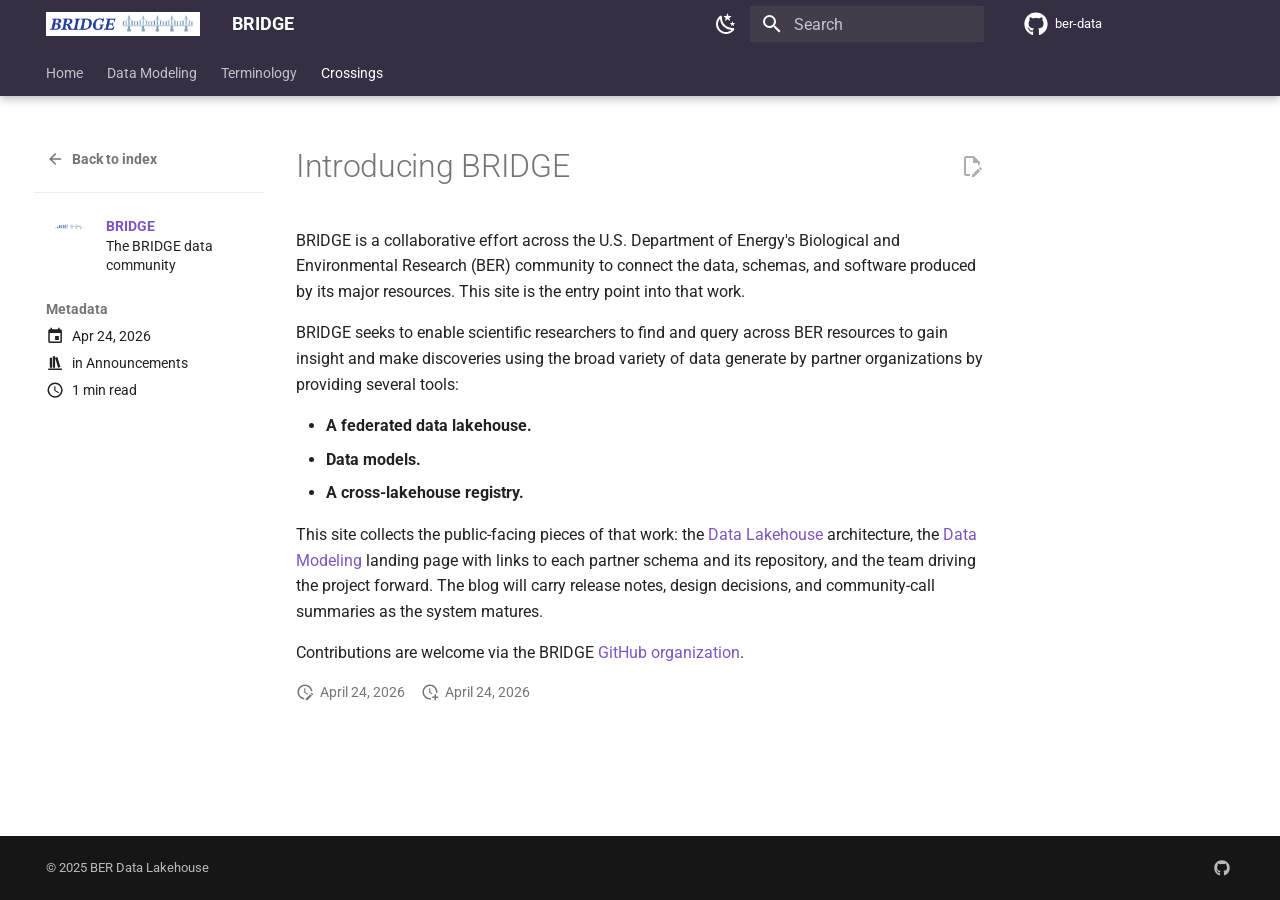
<file: blog/2026/04/24/introducing-bridge/index.html>
<!doctype html><html lang=en class=no-js> <head><meta charset=utf-8><meta name=viewport content="width=device-width,initial-scale=1"><meta name=description content="Landing page for the BER Data GitHub organization"><link href=https://ber-data.github.io/blog/2026/04/24/introducing-bridge/ rel=canonical><link rel=alternate type=application/rss+xml title="RSS feed" href=../../../../../feed_rss_created.xml><link rel=alternate type=application/rss+xml title="RSS feed of updated content" href=../../../../../feed_rss_updated.xml><link rel=icon href=../../../../../assets/favicon.png><meta name=generator content="mkdocs-1.6.1, mkdocs-material-9.7.6"><title>Introducing BRIDGE - BRIDGE</title><link rel=stylesheet href=../../../../../assets/stylesheets/main.484c7ddc.min.css><link rel=stylesheet href=../../../../../assets/stylesheets/palette.ab4e12ef.min.css><link rel=preconnect href=https://fonts.gstatic.com crossorigin><link rel=stylesheet href="https://fonts.googleapis.com/css?family=Roboto:300,300i,400,400i,700,700i%7CRoboto+Mono:400,400i,700,700i&display=fallback"><style>:root{--md-text-font:"Roboto";--md-code-font:"Roboto Mono"}</style><link rel=stylesheet href=../../../../../stylesheets/extra.css><script>__md_scope=new URL("../../../../..",location),__md_hash=e=>[...e].reduce(((e,_)=>(e<<5)-e+_.charCodeAt(0)),0),__md_get=(e,_=localStorage,t=__md_scope)=>JSON.parse(_.getItem(t.pathname+"."+e)),__md_set=(e,_,t=localStorage,a=__md_scope)=>{try{t.setItem(a.pathname+"."+e,JSON.stringify(_))}catch(e){}}</script></head> <body dir=ltr data-md-color-scheme=default data-md-color-primary=deep-purple data-md-color-accent=deep-purple> <input class=md-toggle data-md-toggle=drawer type=checkbox id=__drawer autocomplete=off> <input class=md-toggle data-md-toggle=search type=checkbox id=__search autocomplete=off> <label class=md-overlay for=__drawer></label> <div data-md-component=skip> <a href=#introducing-bridge class=md-skip> Skip to content </a> </div> <div data-md-component=announce> </div> <header class="md-header md-header--shadow md-header--lifted" data-md-component=header> <nav class="md-header__inner md-grid" aria-label=Header> <a href=../../../../.. title=BRIDGE class="md-header__button md-logo" aria-label=BRIDGE data-md-component=logo> <img src=../../../../../assets/images/bridge-logo.png alt=logo> </a> <label class="md-header__button md-icon" for=__drawer> <svg xmlns=http://www.w3.org/2000/svg viewbox="0 0 24 24"><path d="M3 6h18v2H3zm0 5h18v2H3zm0 5h18v2H3z"/></svg> </label> <div class=md-header__title data-md-component=header-title> <div class=md-header__ellipsis> <div class=md-header__topic> <span class=md-ellipsis> BRIDGE </span> </div> <div class=md-header__topic data-md-component=header-topic> <span class=md-ellipsis> Introducing BRIDGE </span> </div> </div> </div> <form class=md-header__option data-md-component=palette> <input class=md-option data-md-color-media="(prefers-color-scheme: light)" data-md-color-scheme=default data-md-color-primary=deep-purple data-md-color-accent=deep-purple aria-label="Switch to dark mode" type=radio name=__palette id=__palette_0> <label class="md-header__button md-icon" title="Switch to dark mode" for=__palette_1 hidden> <svg xmlns=http://www.w3.org/2000/svg viewbox="0 0 24 24"><path d="m17.75 4.09-2.53 1.94.91 3.06-2.63-1.81-2.63 1.81.91-3.06-2.53-1.94L12.44 4l1.06-3 1.06 3zm3.5 6.91-1.64 1.25.59 1.98-1.7-1.17-1.7 1.17.59-1.98L15.75 11l2.06-.05L18.5 9l.69 1.95zm-2.28 4.95c.83-.08 1.72 1.1 1.19 1.85-.32.45-.66.87-1.08 1.27C15.17 23 8.84 23 4.94 19.07c-3.91-3.9-3.91-10.24 0-14.14.4-.4.82-.76 1.27-1.08.75-.53 1.93.36 1.85 1.19-.27 2.86.69 5.83 2.89 8.02a9.96 9.96 0 0 0 8.02 2.89m-1.64 2.02a12.08 12.08 0 0 1-7.8-3.47c-2.17-2.19-3.33-5-3.49-7.82-2.81 3.14-2.7 7.96.31 10.98 3.02 3.01 7.84 3.12 10.98.31"/></svg> </label> <input class=md-option data-md-color-media="(prefers-color-scheme: dark)" data-md-color-scheme=slate data-md-color-primary=deep-purple data-md-color-accent=deep-purple aria-label="Switch to light mode" type=radio name=__palette id=__palette_1> <label class="md-header__button md-icon" title="Switch to light mode" for=__palette_0 hidden> <svg xmlns=http://www.w3.org/2000/svg viewbox="0 0 24 24"><path d="M12 7a5 5 0 0 1 5 5 5 5 0 0 1-5 5 5 5 0 0 1-5-5 5 5 0 0 1 5-5m0 2a3 3 0 0 0-3 3 3 3 0 0 0 3 3 3 3 0 0 0 3-3 3 3 0 0 0-3-3m0-7 2.39 3.42C13.65 5.15 12.84 5 12 5s-1.65.15-2.39.42zM3.34 7l4.16-.35A7.2 7.2 0 0 0 5.94 8.5c-.44.74-.69 1.5-.83 2.29zm.02 10 1.76-3.77a7.131 7.131 0 0 0 2.38 4.14zM20.65 7l-1.77 3.79a7.02 7.02 0 0 0-2.38-4.15zm-.01 10-4.14.36c.59-.51 1.12-1.14 1.54-1.86.42-.73.69-1.5.83-2.29zM12 22l-2.41-3.44c.74.27 1.55.44 2.41.44.82 0 1.63-.17 2.37-.44z"/></svg> </label> </form> <script>var palette=__md_get("__palette");if(palette&&palette.color){if("(prefers-color-scheme)"===palette.color.media){var media=matchMedia("(prefers-color-scheme: light)"),input=document.querySelector(media.matches?"[data-md-color-media='(prefers-color-scheme: light)']":"[data-md-color-media='(prefers-color-scheme: dark)']");palette.color.media=input.getAttribute("data-md-color-media"),palette.color.scheme=input.getAttribute("data-md-color-scheme"),palette.color.primary=input.getAttribute("data-md-color-primary"),palette.color.accent=input.getAttribute("data-md-color-accent")}for(var[key,value]of Object.entries(palette.color))document.body.setAttribute("data-md-color-"+key,value)}</script> <label class="md-header__button md-icon" for=__search> <svg xmlns=http://www.w3.org/2000/svg viewbox="0 0 24 24"><path d="M9.5 3A6.5 6.5 0 0 1 16 9.5c0 1.61-.59 3.09-1.56 4.23l.27.27h.79l5 5-1.5 1.5-5-5v-.79l-.27-.27A6.52 6.52 0 0 1 9.5 16 6.5 6.5 0 0 1 3 9.5 6.5 6.5 0 0 1 9.5 3m0 2C7 5 5 7 5 9.5S7 14 9.5 14 14 12 14 9.5 12 5 9.5 5"/></svg> </label> <div class=md-search data-md-component=search role=dialog> <label class=md-search__overlay for=__search></label> <div class=md-search__inner role=search> <form class=md-search__form name=search> <input type=text class=md-search__input name=query aria-label=Search placeholder=Search autocapitalize=off autocorrect=off autocomplete=off spellcheck=false data-md-component=search-query required> <label class="md-search__icon md-icon" for=__search> <svg xmlns=http://www.w3.org/2000/svg viewbox="0 0 24 24"><path d="M9.5 3A6.5 6.5 0 0 1 16 9.5c0 1.61-.59 3.09-1.56 4.23l.27.27h.79l5 5-1.5 1.5-5-5v-.79l-.27-.27A6.52 6.52 0 0 1 9.5 16 6.5 6.5 0 0 1 3 9.5 6.5 6.5 0 0 1 9.5 3m0 2C7 5 5 7 5 9.5S7 14 9.5 14 14 12 14 9.5 12 5 9.5 5"/></svg> <svg xmlns=http://www.w3.org/2000/svg viewbox="0 0 24 24"><path d="M20 11v2H8l5.5 5.5-1.42 1.42L4.16 12l7.92-7.92L13.5 5.5 8 11z"/></svg> </label> <nav class=md-search__options aria-label=Search> <button type=reset class="md-search__icon md-icon" title=Clear aria-label=Clear tabindex=-1> <svg xmlns=http://www.w3.org/2000/svg viewbox="0 0 24 24"><path d="M19 6.41 17.59 5 12 10.59 6.41 5 5 6.41 10.59 12 5 17.59 6.41 19 12 13.41 17.59 19 19 17.59 13.41 12z"/></svg> </button> </nav> <div class=md-search__suggest data-md-component=search-suggest></div> </form> <div class=md-search__output> <div class=md-search__scrollwrap tabindex=0 data-md-scrollfix> <div class=md-search-result data-md-component=search-result> <div class=md-search-result__meta> Initializing search </div> <ol class=md-search-result__list role=presentation></ol> </div> </div> </div> </div> </div> <div class=md-header__source> <a href=https://github.com/ber-data title="Go to repository" class=md-source data-md-component=source> <div class="md-source__icon md-icon"> <svg xmlns=http://www.w3.org/2000/svg viewbox="0 0 512 512"><!-- Font Awesome Free 7.1.0 by @fontawesome - https://fontawesome.com License - https://fontawesome.com/license/free (Icons: CC BY 4.0, Fonts: SIL OFL 1.1, Code: MIT License) Copyright 2025 Fonticons, Inc.--><path d="M173.9 397.4c0 2-2.3 3.6-5.2 3.6-3.3.3-5.6-1.3-5.6-3.6 0-2 2.3-3.6 5.2-3.6 3-.3 5.6 1.3 5.6 3.6m-31.1-4.5c-.7 2 1.3 4.3 4.3 4.9 2.6 1 5.6 0 6.2-2s-1.3-4.3-4.3-5.2c-2.6-.7-5.5.3-6.2 2.3m44.2-1.7c-2.9.7-4.9 2.6-4.6 4.9.3 2 2.9 3.3 5.9 2.6 2.9-.7 4.9-2.6 4.6-4.6-.3-1.9-3-3.2-5.9-2.9M252.8 8C114.1 8 8 113.3 8 252c0 110.9 69.8 205.8 169.5 239.2 12.8 2.3 17.3-5.6 17.3-12.1 0-6.2-.3-40.4-.3-61.4 0 0-70 15-84.7-29.8 0 0-11.4-29.1-27.8-36.6 0 0-22.9-15.7 1.6-15.4 0 0 24.9 2 38.6 25.8 21.9 38.6 58.6 27.5 72.9 20.9 2.3-16 8.8-27.1 16-33.7-55.9-6.2-112.3-14.3-112.3-110.5 0-27.5 7.6-41.3 23.6-58.9-2.6-6.5-11.1-33.3 2.6-67.9 20.9-6.5 69 27 69 27 20-5.6 41.5-8.5 62.8-8.5s42.8 2.9 62.8 8.5c0 0 48.1-33.6 69-27 13.7 34.7 5.2 61.4 2.6 67.9 16 17.7 25.8 31.5 25.8 58.9 0 96.5-58.9 104.2-114.8 110.5 9.2 7.9 17 22.9 17 46.4 0 33.7-.3 75.4-.3 83.6 0 6.5 4.6 14.4 17.3 12.1C436.2 457.8 504 362.9 504 252 504 113.3 391.5 8 252.8 8M105.2 352.9c-1.3 1-1 3.3.7 5.2 1.6 1.6 3.9 2.3 5.2 1 1.3-1 1-3.3-.7-5.2-1.6-1.6-3.9-2.3-5.2-1m-10.8-8.1c-.7 1.3.3 2.9 2.3 3.9 1.6 1 3.6.7 4.3-.7.7-1.3-.3-2.9-2.3-3.9-2-.6-3.6-.3-4.3.7m32.4 35.6c-1.6 1.3-1 4.3 1.3 6.2 2.3 2.3 5.2 2.6 6.5 1 1.3-1.3.7-4.3-1.3-6.2-2.2-2.3-5.2-2.6-6.5-1m-11.4-14.7c-1.6 1-1.6 3.6 0 5.9s4.3 3.3 5.6 2.3c1.6-1.3 1.6-3.9 0-6.2-1.4-2.3-4-3.3-5.6-2"/></svg> </div> <div class=md-source__repository> ber-data </div> </a> </div> </nav> <nav class=md-tabs aria-label=Tabs data-md-component=tabs> <div class=md-grid> <ul class=md-tabs__list> <li class=md-tabs__item> <a href=../../../../.. class=md-tabs__link> Home </a> </li> <li class=md-tabs__item> <a href=../../../../../schemas/ class=md-tabs__link> Data Modeling </a> </li> <li class=md-tabs__item> <a href=../../../../../terminology/ class=md-tabs__link> Terminology </a> </li> <li class="md-tabs__item md-tabs__item--active"> <a href=../../../../ class=md-tabs__link> Crossings </a> </li> </ul> </div> </nav> </header> <div class=md-container data-md-component=container> <main class=md-main data-md-component=main> <div class="md-main__inner md-grid"> <div class="md-sidebar md-sidebar--primary" data-md-component=sidebar data-md-type=navigation hidden> <div class=md-sidebar__scrollwrap> <div class=md-sidebar__inner> <nav class="md-nav md-nav--primary md-nav--lifted" aria-label=Navigation data-md-level=0> <label class=md-nav__title for=__drawer> <a href=../../../../.. title=BRIDGE class="md-nav__button md-logo" aria-label=BRIDGE data-md-component=logo> <img src=../../../../../assets/images/bridge-logo.png alt=logo> </a> BRIDGE </label> <div class=md-nav__source> <a href=https://github.com/ber-data title="Go to repository" class=md-source data-md-component=source> <div class="md-source__icon md-icon"> <svg xmlns=http://www.w3.org/2000/svg viewbox="0 0 512 512"><!-- Font Awesome Free 7.1.0 by @fontawesome - https://fontawesome.com License - https://fontawesome.com/license/free (Icons: CC BY 4.0, Fonts: SIL OFL 1.1, Code: MIT License) Copyright 2025 Fonticons, Inc.--><path d="M173.9 397.4c0 2-2.3 3.6-5.2 3.6-3.3.3-5.6-1.3-5.6-3.6 0-2 2.3-3.6 5.2-3.6 3-.3 5.6 1.3 5.6 3.6m-31.1-4.5c-.7 2 1.3 4.3 4.3 4.9 2.6 1 5.6 0 6.2-2s-1.3-4.3-4.3-5.2c-2.6-.7-5.5.3-6.2 2.3m44.2-1.7c-2.9.7-4.9 2.6-4.6 4.9.3 2 2.9 3.3 5.9 2.6 2.9-.7 4.9-2.6 4.6-4.6-.3-1.9-3-3.2-5.9-2.9M252.8 8C114.1 8 8 113.3 8 252c0 110.9 69.8 205.8 169.5 239.2 12.8 2.3 17.3-5.6 17.3-12.1 0-6.2-.3-40.4-.3-61.4 0 0-70 15-84.7-29.8 0 0-11.4-29.1-27.8-36.6 0 0-22.9-15.7 1.6-15.4 0 0 24.9 2 38.6 25.8 21.9 38.6 58.6 27.5 72.9 20.9 2.3-16 8.8-27.1 16-33.7-55.9-6.2-112.3-14.3-112.3-110.5 0-27.5 7.6-41.3 23.6-58.9-2.6-6.5-11.1-33.3 2.6-67.9 20.9-6.5 69 27 69 27 20-5.6 41.5-8.5 62.8-8.5s42.8 2.9 62.8 8.5c0 0 48.1-33.6 69-27 13.7 34.7 5.2 61.4 2.6 67.9 16 17.7 25.8 31.5 25.8 58.9 0 96.5-58.9 104.2-114.8 110.5 9.2 7.9 17 22.9 17 46.4 0 33.7-.3 75.4-.3 83.6 0 6.5 4.6 14.4 17.3 12.1C436.2 457.8 504 362.9 504 252 504 113.3 391.5 8 252.8 8M105.2 352.9c-1.3 1-1 3.3.7 5.2 1.6 1.6 3.9 2.3 5.2 1 1.3-1 1-3.3-.7-5.2-1.6-1.6-3.9-2.3-5.2-1m-10.8-8.1c-.7 1.3.3 2.9 2.3 3.9 1.6 1 3.6.7 4.3-.7.7-1.3-.3-2.9-2.3-3.9-2-.6-3.6-.3-4.3.7m32.4 35.6c-1.6 1.3-1 4.3 1.3 6.2 2.3 2.3 5.2 2.6 6.5 1 1.3-1.3.7-4.3-1.3-6.2-2.2-2.3-5.2-2.6-6.5-1m-11.4-14.7c-1.6 1-1.6 3.6 0 5.9s4.3 3.3 5.6 2.3c1.6-1.3 1.6-3.9 0-6.2-1.4-2.3-4-3.3-5.6-2"/></svg> </div> <div class=md-source__repository> ber-data </div> </a> </div> <ul class=md-nav__list data-md-scrollfix> <li class=md-nav__item> <a href=../../../../.. class=md-nav__link> <span class=md-ellipsis> Home </span> </a> </li> <li class=md-nav__item> <a href=../../../../../schemas/ class=md-nav__link> <span class=md-ellipsis> Data Modeling </span> </a> </li> <li class=md-nav__item> <a href=../../../../../terminology/ class=md-nav__link> <span class=md-ellipsis> Terminology </span> </a> </li> <li class="md-nav__item md-nav__item--active md-nav__item--section md-nav__item--nested"> <input class="md-nav__toggle md-toggle " type=checkbox id=__nav_4 checked> <label class=md-nav__link for=__nav_4 id=__nav_4_label tabindex> <span class=md-ellipsis> Crossings </span> <span class="md-nav__icon md-icon"></span> </label> <nav class=md-nav data-md-level=1 aria-labelledby=__nav_4_label aria-expanded=true> <label class=md-nav__title for=__nav_4> <span class="md-nav__icon md-icon"></span> Crossings </label> <ul class=md-nav__list data-md-scrollfix> <li class="md-nav__item md-nav__item--active"> <a href=../../../../ class=md-nav__link> <span class=md-ellipsis> Crossings </span> </a> </li> <li class="md-nav__item md-nav__item--section md-nav__item--nested"> <input class="md-nav__toggle md-toggle " type=checkbox id=__nav_4_2> <label class=md-nav__link for=__nav_4_2 id=__nav_4_2_label tabindex> <span class=md-ellipsis> Archive </span> <span class="md-nav__icon md-icon"></span> </label> <nav class=md-nav data-md-level=2 aria-labelledby=__nav_4_2_label aria-expanded=false> <label class=md-nav__title for=__nav_4_2> <span class="md-nav__icon md-icon"></span> Archive </label> <ul class=md-nav__list data-md-scrollfix> <li class=md-nav__item> <a href=../../../../archive/2026/ class=md-nav__link> <span class=md-ellipsis> 2026 </span> </a> </li> </ul> </nav> </li> <li class="md-nav__item md-nav__item--section md-nav__item--nested"> <input class="md-nav__toggle md-toggle " type=checkbox id=__nav_4_3> <label class=md-nav__link for=__nav_4_3 id=__nav_4_3_label tabindex> <span class=md-ellipsis> Categories </span> <span class="md-nav__icon md-icon"></span> </label> <nav class=md-nav data-md-level=2 aria-labelledby=__nav_4_3_label aria-expanded=false> <label class=md-nav__title for=__nav_4_3> <span class="md-nav__icon md-icon"></span> Categories </label> <ul class=md-nav__list data-md-scrollfix> <li class=md-nav__item> <a href=../../../../category/announcements/ class=md-nav__link> <span class=md-ellipsis> Announcements </span> </a> </li> </ul> </nav> </li> </ul> </nav> </li> </ul> </nav> </div> </div> </div> <div class="md-sidebar md-sidebar--secondary" data-md-component=sidebar data-md-type=toc> <div class=md-sidebar__scrollwrap> <div class=md-sidebar__inner> <nav class="md-nav md-nav--secondary" aria-label="Table of contents"> </nav> </div> </div> </div> <div class="md-content md-content--post" data-md-component=content> <div class="md-sidebar md-sidebar--post" data-md-component=sidebar data-md-type=navigation> <div class=md-sidebar__scrollwrap> <div class="md-sidebar__inner md-post"> <nav class="md-nav md-nav--primary"> <div class=md-post__back> <div class="md-nav__title md-nav__container"> <a href=../../../../ class=md-nav__link> <svg xmlns=http://www.w3.org/2000/svg viewbox="0 0 24 24"><path d="M20 11v2H8l5.5 5.5-1.42 1.42L4.16 12l7.92-7.92L13.5 5.5 8 11z"/></svg> <span class=md-ellipsis> Back to index </span> </a> </div> </div> <div class="md-post__authors md-typeset"> <div class="md-profile md-post__profile"> <span class="md-author md-author--long"> <img src=https://ber-data.github.io/assets/images/bridge-logo.png alt=BRIDGE> </span> <span class=md-profile__description> <strong> <a href=https://github.com/ber-data>BRIDGE</a> </strong> <br> The BRIDGE data community </span> </div> </div> <ul class="md-post__meta md-nav__list"> <li class="md-nav__item md-nav__item--section"> <div class=md-post__title> <span class=md-ellipsis> Metadata </span> </div> <nav class=md-nav> <ul class=md-nav__list> <li class=md-nav__item> <div class=md-nav__link> <svg xmlns=http://www.w3.org/2000/svg viewbox="0 0 24 24"><path d="M19 19H5V8h14m-3-7v2H8V1H6v2H5c-1.11 0-2 .89-2 2v14a2 2 0 0 0 2 2h14a2 2 0 0 0 2-2V5a2 2 0 0 0-2-2h-1V1m-1 11h-5v5h5z"/></svg> <time datetime="2026-04-24 00:00:00+00:00" class=md-ellipsis>Apr 24, 2026</time> </div> </li> <li class=md-nav__item> <div class=md-nav__link> <svg xmlns=http://www.w3.org/2000/svg viewbox="0 0 24 24"><path d="M9 3v15h3V3zm3 2 4 13 3-1-4-13zM5 5v13h3V5zM3 19v2h18v-2z"/></svg> <span class=md-ellipsis> in <a href=../../../../category/announcements/ >Announcements</a></span> </div> </li> <li class=md-nav__item> <div class=md-nav__link> <svg xmlns=http://www.w3.org/2000/svg viewbox="0 0 24 24"><path d="M12 20a8 8 0 0 0 8-8 8 8 0 0 0-8-8 8 8 0 0 0-8 8 8 8 0 0 0 8 8m0-18a10 10 0 0 1 10 10 10 10 0 0 1-10 10C6.47 22 2 17.5 2 12A10 10 0 0 1 12 2m.5 5v5.25l4.5 2.67-.75 1.23L11 13V7z"/></svg> <span class=md-ellipsis> 1 min read </span> </div> </li> </ul> </nav> </li> </ul> </nav> </div> </div> </div> <article class="md-content__inner md-typeset"> <a href=https://github.com/ber-data/edit/main/docs/blog/posts/introducing-bridge.md title="Edit this page" class="md-content__button md-icon" rel=edit> <svg xmlns=http://www.w3.org/2000/svg viewbox="0 0 24 24"><path d="M10 20H6V4h7v5h5v3.1l2-2V8l-6-6H6c-1.1 0-2 .9-2 2v16c0 1.1.9 2 2 2h4zm10.2-7c.1 0 .3.1.4.2l1.3 1.3c.2.2.2.6 0 .8l-1 1-2.1-2.1 1-1c.1-.1.2-.2.4-.2m0 3.9L14.1 23H12v-2.1l6.1-6.1z"/></svg> </a> <h1 id=introducing-bridge>Introducing BRIDGE<a class=headerlink href=#introducing-bridge title="Permanent link">&para;</a></h1> <p>BRIDGE is a collaborative effort across the U.S. Department of Energy's Biological and Environmental Research (BER) community to connect the data, schemas, and software produced by its major resources. This site is the entry point into that work.</p> <!-- more --> <p>BRIDGE seeks to enable scientific researchers to find and query across BER resources to gain insight and make discoveries using the broad variety of data generate by partner organizations by providing several tools:</p> <ul> <li><strong>A federated data lakehouse.</strong> </li> <li><strong>Data models.</strong> </li> <li><strong>A cross-lakehouse registry.</strong> </li> </ul> <p>This site collects the public-facing pieces of that work: the <a href=../../../../../#data-lakehouse>Data Lakehouse</a> architecture, the <a href=../../../../../schemas/ >Data Modeling</a> landing page with links to each partner schema and its repository, and the team driving the project forward. The blog will carry release notes, design decisions, and community-call summaries as the system matures.</p> <p>Contributions are welcome via the BRIDGE <a href=https://github.com/ber-data>GitHub organization</a>.</p> <aside class=md-source-file> <span class=md-source-file__fact> <span class=md-icon title="Last update"> <svg xmlns=http://www.w3.org/2000/svg viewbox="0 0 24 24"><path d="M21 13.1c-.1 0-.3.1-.4.2l-1 1 2.1 2.1 1-1c.2-.2.2-.6 0-.8l-1.3-1.3c-.1-.1-.2-.2-.4-.2m-1.9 1.8-6.1 6V23h2.1l6.1-6.1zM12.5 7v5.2l4 2.4-1 1L11 13V7zM11 21.9c-5.1-.5-9-4.8-9-9.9C2 6.5 6.5 2 12 2c5.3 0 9.6 4.1 10 9.3-.3-.1-.6-.2-1-.2s-.7.1-1 .2C19.6 7.2 16.2 4 12 4c-4.4 0-8 3.6-8 8 0 4.1 3.1 7.5 7.1 7.9l-.1.2z"/></svg> </span> <span class="git-revision-date-localized-plugin git-revision-date-localized-plugin-date" title="April 24, 2026 18:32:55 UTC">April 24, 2026</span> </span> <span class=md-source-file__fact> <span class=md-icon title=Created> <svg xmlns=http://www.w3.org/2000/svg viewbox="0 0 24 24"><path d="M14.47 15.08 11 13V7h1.5v5.25l3.08 1.83c-.41.28-.79.62-1.11 1m-1.39 4.84c-.36.05-.71.08-1.08.08-4.42 0-8-3.58-8-8s3.58-8 8-8 8 3.58 8 8c0 .37-.03.72-.08 1.08.69.1 1.33.32 1.92.64.1-.56.16-1.13.16-1.72 0-5.5-4.5-10-10-10S2 6.5 2 12s4.47 10 10 10c.59 0 1.16-.06 1.72-.16-.32-.59-.54-1.23-.64-1.92M18 15v3h-3v2h3v3h2v-3h3v-2h-3v-3z"/></svg> </span> <span class="git-revision-date-localized-plugin git-revision-date-localized-plugin-date" title="April 24, 2026 18:32:55 UTC">April 24, 2026</span> </span> </aside> </article> </div> <script>var target=document.getElementById(location.hash.slice(1));target&&target.name&&(target.checked=target.name.startsWith("__tabbed_"))</script> </div> <button type=button class="md-top md-icon" data-md-component=top hidden> <svg xmlns=http://www.w3.org/2000/svg viewbox="0 0 24 24"><path d="M13 20h-2V8l-5.5 5.5-1.42-1.42L12 4.16l7.92 7.92-1.42 1.42L13 8z"/></svg> Back to top </button> </main> <footer class=md-footer> <div class="md-footer-meta md-typeset"> <div class="md-footer-meta__inner md-grid"> <div class=md-copyright> <div class=md-copyright__highlight> © 2025 BER Data Lakehouse </div> </div> <div class=md-social> <a href=https://github.com/ber-data target=_blank rel=noopener title=github.com class=md-social__link> <svg xmlns=http://www.w3.org/2000/svg viewbox="0 0 512 512"><!-- Font Awesome Free 7.1.0 by @fontawesome - https://fontawesome.com License - https://fontawesome.com/license/free (Icons: CC BY 4.0, Fonts: SIL OFL 1.1, Code: MIT License) Copyright 2025 Fonticons, Inc.--><path d="M173.9 397.4c0 2-2.3 3.6-5.2 3.6-3.3.3-5.6-1.3-5.6-3.6 0-2 2.3-3.6 5.2-3.6 3-.3 5.6 1.3 5.6 3.6m-31.1-4.5c-.7 2 1.3 4.3 4.3 4.9 2.6 1 5.6 0 6.2-2s-1.3-4.3-4.3-5.2c-2.6-.7-5.5.3-6.2 2.3m44.2-1.7c-2.9.7-4.9 2.6-4.6 4.9.3 2 2.9 3.3 5.9 2.6 2.9-.7 4.9-2.6 4.6-4.6-.3-1.9-3-3.2-5.9-2.9M252.8 8C114.1 8 8 113.3 8 252c0 110.9 69.8 205.8 169.5 239.2 12.8 2.3 17.3-5.6 17.3-12.1 0-6.2-.3-40.4-.3-61.4 0 0-70 15-84.7-29.8 0 0-11.4-29.1-27.8-36.6 0 0-22.9-15.7 1.6-15.4 0 0 24.9 2 38.6 25.8 21.9 38.6 58.6 27.5 72.9 20.9 2.3-16 8.8-27.1 16-33.7-55.9-6.2-112.3-14.3-112.3-110.5 0-27.5 7.6-41.3 23.6-58.9-2.6-6.5-11.1-33.3 2.6-67.9 20.9-6.5 69 27 69 27 20-5.6 41.5-8.5 62.8-8.5s42.8 2.9 62.8 8.5c0 0 48.1-33.6 69-27 13.7 34.7 5.2 61.4 2.6 67.9 16 17.7 25.8 31.5 25.8 58.9 0 96.5-58.9 104.2-114.8 110.5 9.2 7.9 17 22.9 17 46.4 0 33.7-.3 75.4-.3 83.6 0 6.5 4.6 14.4 17.3 12.1C436.2 457.8 504 362.9 504 252 504 113.3 391.5 8 252.8 8M105.2 352.9c-1.3 1-1 3.3.7 5.2 1.6 1.6 3.9 2.3 5.2 1 1.3-1 1-3.3-.7-5.2-1.6-1.6-3.9-2.3-5.2-1m-10.8-8.1c-.7 1.3.3 2.9 2.3 3.9 1.6 1 3.6.7 4.3-.7.7-1.3-.3-2.9-2.3-3.9-2-.6-3.6-.3-4.3.7m32.4 35.6c-1.6 1.3-1 4.3 1.3 6.2 2.3 2.3 5.2 2.6 6.5 1 1.3-1.3.7-4.3-1.3-6.2-2.2-2.3-5.2-2.6-6.5-1m-11.4-14.7c-1.6 1-1.6 3.6 0 5.9s4.3 3.3 5.6 2.3c1.6-1.3 1.6-3.9 0-6.2-1.4-2.3-4-3.3-5.6-2"/></svg> </a> </div> </div> </div> </footer> </div> <div class=md-dialog data-md-component=dialog> <div class="md-dialog__inner md-typeset"></div> </div> <script id=__config type=application/json>{"annotate": null, "base": "../../../../..", "features": ["navigation.instant", "navigation.tracking", "navigation.tabs", "navigation.tabs.sticky", "navigation.sections", "navigation.top", "navigation.footer", "search.suggest", "search.highlight", "content.code.copy", "content.action.edit", "toc.follow"], "search": "../../../../../assets/javascripts/workers/search.2c215733.min.js", "tags": null, "translations": {"clipboard.copied": "Copied to clipboard", "clipboard.copy": "Copy to clipboard", "search.result.more.one": "1 more on this page", "search.result.more.other": "# more on this page", "search.result.none": "No matching documents", "search.result.one": "1 matching document", "search.result.other": "# matching documents", "search.result.placeholder": "Type to start searching", "search.result.term.missing": "Missing", "select.version": "Select version"}, "version": null}</script> <script src=../../../../../assets/javascripts/bundle.79ae519e.min.js></script> </body> </html>
</file>
